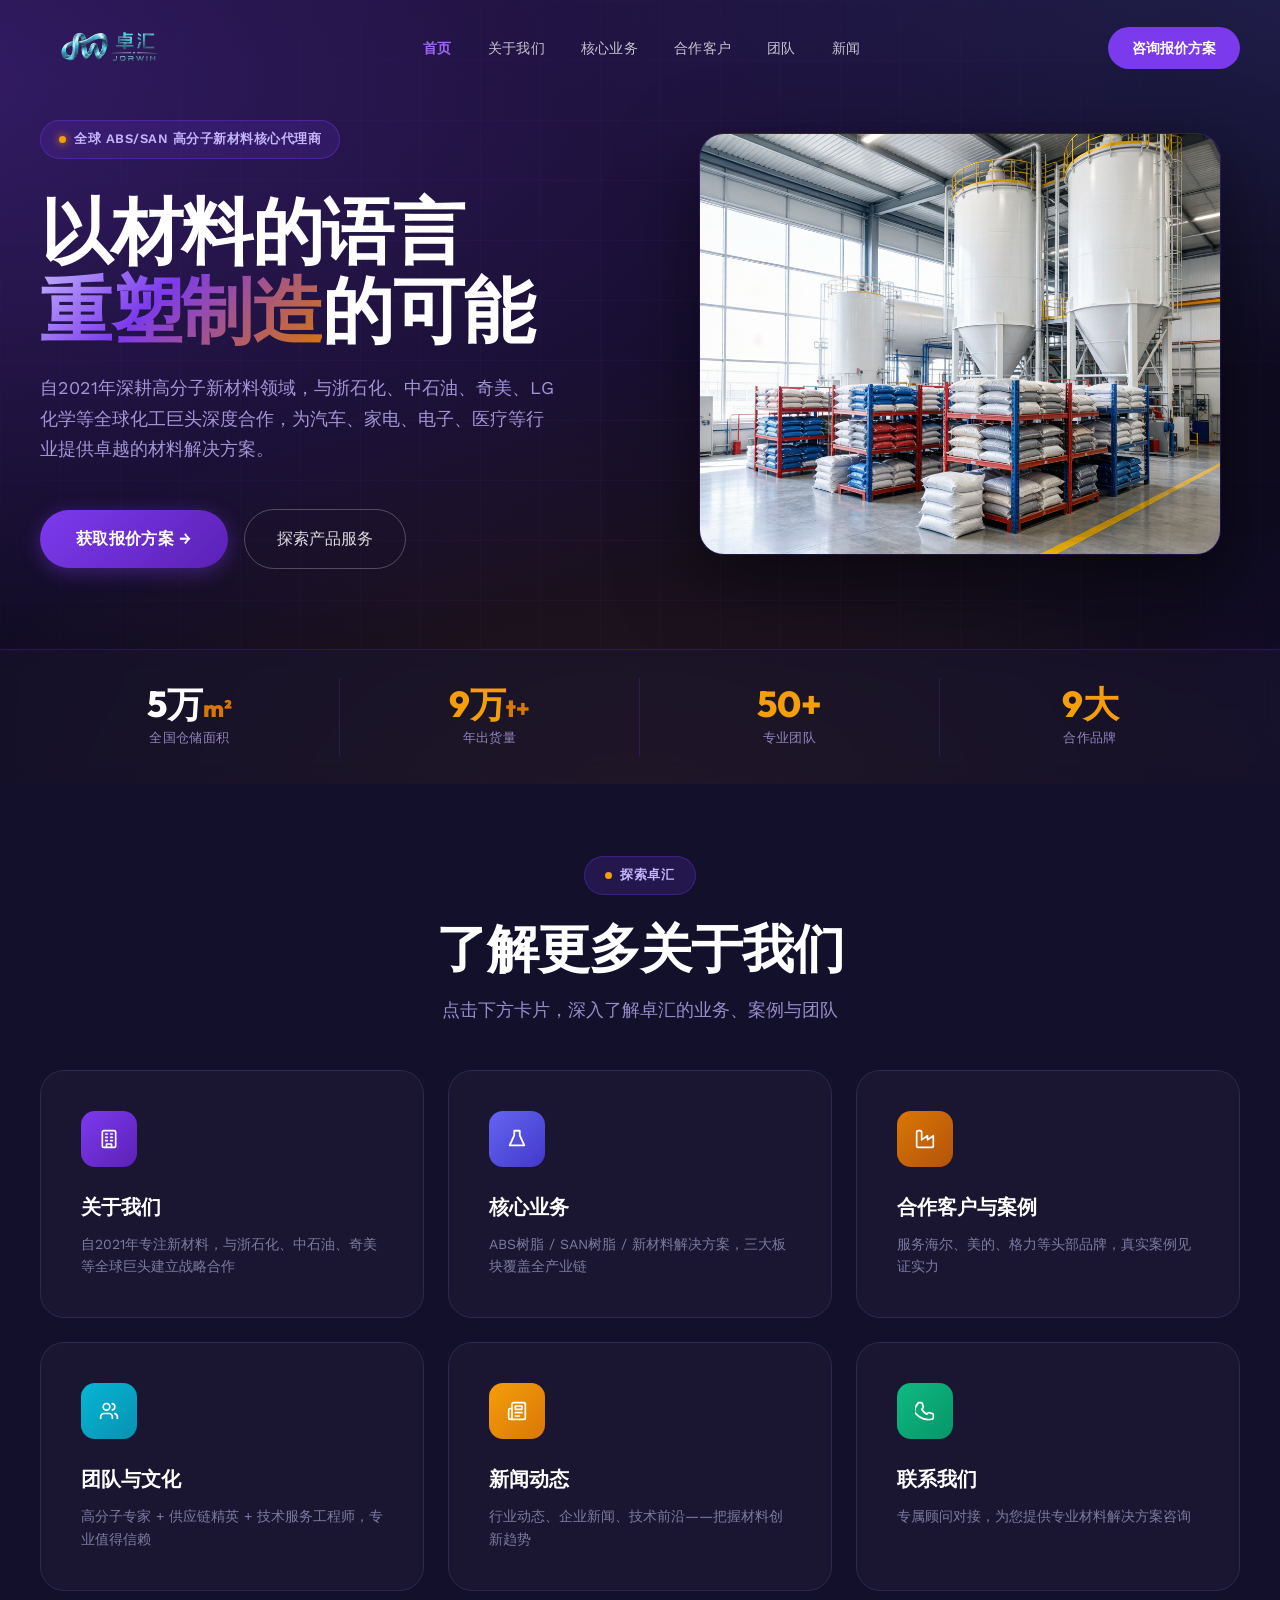
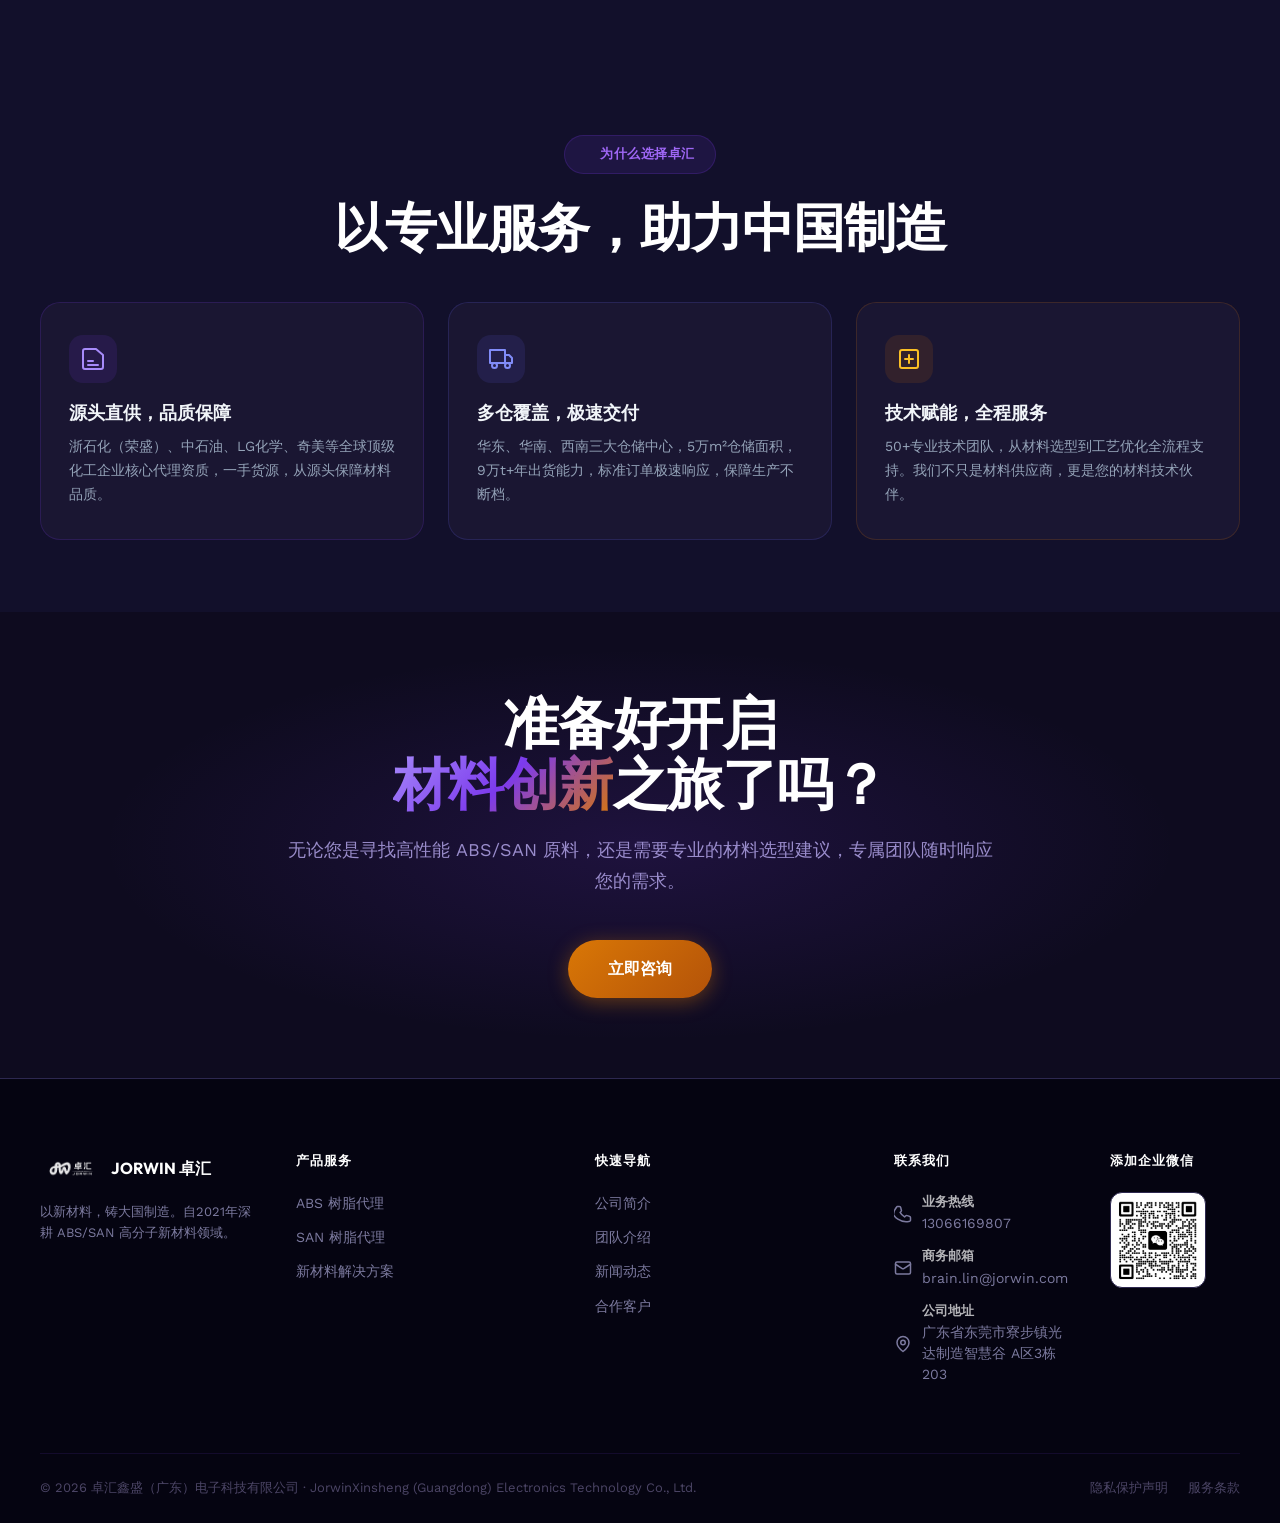
<file: index.html>
<!DOCTYPE html>
<html lang="zh-CN">
<head>
  <meta charset="UTF-8">
  <meta name="viewport" content="width=device-width, initial-scale=1.0">
  <title>卓汇 JORWIN — 以新材料，铸大国制造</title>
  <meta name="description" content="卓汇JORWIN，ABS/SAN高分子新材料华南区核心代理商。代理浙石化、中石油、奇美、LG化学等顶级品牌，专注新材料服务，服务1,000+企业客户。">
  <meta name="keywords" content="卓汇,JORWIN,ABS树脂,SAN树脂,高分子新材料,浙石化代理,材料代理商,华南">
  <link rel="stylesheet" href="style.css">
  <link rel="icon" type="image/svg+xml" href="favicon.svg">
  <meta property="og:title" content="卓汇 JORWIN — 以新材料，铸大国制造">
  <meta property="og:description" content="卓汇鑫盛专注 ABS/SAN 高分子新材料代理与服务，浙石化华南核心代理，服务1,000+制造企业。">
  <meta property="og:type" content="website">
  <meta property="og:site_name" content="卓汇 JORWIN">
  <meta property="og:locale" content="zh_CN">
  <meta name="twitter:card" content="summary_large_image">
</head>
<body>

<nav class="navbar" id="navbar">
  <div class="navbar-inner">
    <a href="index.html" class="nav-logo">
      <img src="assets/images/logo.png" alt="卓汇 JORWIN">
    </a>
    <ul class="nav-links" id="navLinks">
      <li><a href="index.html" class="nav-active">首页</a></li>
      <li><a href="about.html">关于我们</a></li>
      <li><a href="business.html">核心业务</a></li>
      <li><a href="cases.html">合作客户</a></li>
      <li><a href="team.html">团队</a></li>
      <li><a href="news.html">新闻</a></li>
      </ul>
    <div class="nav-cta" id="navCta">
      <a href="contact.html" class="btn-nav btn-nav-primary">咨询报价方案</a>
    </div>
    <div class="nav-mobile-toggle" id="mobileToggle" aria-label="菜单">
      <span></span><span></span><span></span>
    </div>
  </div>
</nav>

<main>
<!-- ══════════════ Hero ══════════════ -->
<section class="hero" id="hero">
  <div class="hero-bg">
    <div class="hero-aurora"></div>
    <div class="hero-grid"></div>
    <div class="hero-particles" id="particles"></div>
  </div>
  <div class="hero-content">
    <div class="hero-left fade-up">
      <div class="hero-tagline">
        <span class="pulse-dot"></span>
        全球 ABS/SAN 高分子新材料核心代理商
      </div>
      <h1 class="hero-headline">
        以材料的语言<br>
        <span class="accent">重塑制造</span>的可能
      </h1>
      <p class="hero-sub">
        自2021年深耕高分子新材料领域，与浙石化、中石油、奇美、LG化学等全球化工巨头深度合作，为汽车、家电、电子、医疗等行业提供卓越的材料解决方案。
      </p>
      <div class="hero-actions">
        <a href="contact.html" class="btn-primary">获取报价方案 →</a>
        <a href="business.html" class="btn-secondary">探索产品服务</a>
      </div>
    </div>
    <div class="hero-right fade-up fade-up-delay-2">
      <div class="hero-visual">
        <div class="hero-img-frame">
          <img src="assets/images/hero-visual.png" alt="卓汇企业形象" onerror="this.src='assets/images/factory.jpg'">
          <div class="hero-img-overlay"></div>
        </div>
      </div>
    </div>
  </div>
  <div class="hero-kpi">
    <div class="hero-kpi-inner">
      <div class="kpi-item">
        <div class="kpi-num">5万<span style="font-size:24px;color:#D97706">m²</span></div>
        <div class="kpi-label">全国仓储面积</div>
      </div>
      <div class="kpi-item">
        <div class="kpi-num"><span>9万</span><span style="font-size:24px;color:#D97706">t+</span></div>
        <div class="kpi-label">年出货量</div>
      </div>
      <div class="kpi-item">
        <div class="kpi-num"><span class="count-up" data-target="50">50</span><span>+</span></div>
        <div class="kpi-label">专业团队</div>
      </div>
      <div class="kpi-item">
        <div class="kpi-num"><span class="count-up" data-target="9">9</span><span>大</span></div>
        <div class="kpi-label">合作品牌</div>
      </div>
    </div>
  </div>
</section>

<!-- ══════════════ 探索导航 ══════════════ -->
<section class="explore-section" id="explore">
  <div class="container">
    <div class="section-header centered fade-up">
      <div class="section-badge badge-dark"><span class="dot"></span>探索卓汇</div>
      <h2 class="section-headline dark-headline">了解更多关于我们</h2>
      <p class="section-sub dark-sub">点击下方卡片，深入了解卓汇的业务、案例与团队</p>
    </div>
    <div class="explore-grid fade-up">
      <a href="about.html" class="explore-card">
        <div class="explore-icon ei-about"><svg width="20" height="20" viewBox="0 0 24 24" fill="none" stroke="currentColor" stroke-width="2" stroke-linecap="round" stroke-linejoin="round"><rect x="4" y="2" width="16" height="20" rx="2"/><path d="M9 22v-4h6v4"/><line x1="8" y1="6" x2="10" y2="6"/><line x1="8" y1="10" x2="10" y2="10"/><line x1="8" y1="14" x2="10" y2="14"/><line x1="14" y1="6" x2="16" y2="6"/><line x1="14" y1="10" x2="16" y2="10"/><line x1="14" y1="14" x2="16" y2="14"/></svg></div>
        <div class="explore-card-title">关于我们</div>
        <div class="explore-card-desc">自2021年专注新材料，与浙石化、中石油、奇美等全球巨头建立战略合作</div>
      </a>
      <a href="business.html" class="explore-card">
        <div class="explore-icon ei-business"><svg width="22" height="22" viewBox="0 0 24 24" fill="none" stroke="currentColor" stroke-width="2" stroke-linecap="round" stroke-linejoin="round"><path d="M9 3h6v5l5 11H4L9 8V3Z"/></svg></div>
        <div class="explore-card-title">核心业务</div>
        <div class="explore-card-desc">ABS树脂 / SAN树脂 / 新材料解决方案，三大板块覆盖全产业链</div>
      </a>
      <a href="cases.html" class="explore-card">
        <div class="explore-icon ei-cases"><svg width="20" height="20" viewBox="0 0 24 24" fill="none" stroke="currentColor" stroke-width="2" stroke-linecap="round" stroke-linejoin="round"><path d="M2 20a2 2 0 0 0 2 2h16a2 2 0 0 0 2-2V8l-7 5V8l-7 5V4a2 2 0 0 0-2-2H4a2 2 0 0 0-2 2Z"/></svg></div>
        <div class="explore-card-title">合作客户与案例</div>
        <div class="explore-card-desc">服务海尔、美的、格力等头部品牌，真实案例见证实力</div>
      </a>
      <a href="team.html" class="explore-card">
        <div class="explore-icon ei-team"><svg width="20" height="20" viewBox="0 0 24 24" fill="none" stroke="currentColor" stroke-width="2" stroke-linecap="round" stroke-linejoin="round"><path d="M16 21v-2a4 4 0 0 0-4-4H6a4 4 0 0 0-4 4v2"/><circle cx="9" cy="7" r="4"/><path d="M22 21v-2a4 4 0 0 0-3-3.87"/><path d="M16 3.13a4 4 0 0 1 0 7.75"/></svg></div>
        <div class="explore-card-title">团队与文化</div>
        <div class="explore-card-desc">高分子专家 + 供应链精英 + 技术服务工程师，专业值得信赖</div>
      </a>
      <a href="news.html" class="explore-card">
        <div class="explore-icon ei-news"><svg width="20" height="20" viewBox="0 0 24 24" fill="none" stroke="currentColor" stroke-width="2" stroke-linecap="round" stroke-linejoin="round"><path d="M4 22h16a2 2 0 0 0 2-2V4a2 2 0 0 0-2-2H8a2 2 0 0 0-2 2v16a2 2 0 0 1-2 2Zm0 0a2 2 0 0 1-2-2v-9c0-1.1.9-2 2-2h2"/><path d="M18 14h-8"/><path d="M15 18h-5"/><path d="M10 6h8v4h-8V6Z"/></svg></div>
        <div class="explore-card-title">新闻动态</div>
        <div class="explore-card-desc">行业动态、企业新闻、技术前沿——把握材料创新趋势</div>
      </a>
      <a href="contact.html" class="explore-card">
        <div class="explore-icon ei-contact"><svg width="20" height="20" viewBox="0 0 24 24" fill="none" stroke="currentColor" stroke-width="2" stroke-linecap="round" stroke-linejoin="round"><path d="M22 16.92v3a2 2 0 0 1-2.18 2A19.79 19.79 0 0 1 5.19 18.85a19.5 19.5 0 0 1-6-6A19.79 19.79 0 0 1 4.11 2h3a2 2 0 0 1 2 1.72 12.84 12.84 0 0 0 .7 2.81 2 2 0 0 1-.45 2.11L8.09 9.91a16 16 0 0 0 6 6l1.27-1.27a2 2 0 0 1 2.11-.45 12.84 12.84 0 0 0 2.81.7A2 2 0 0 1 22 16.92z"/></svg></div>
        <div class="explore-card-title">联系我们</div>
        <div class="explore-card-desc">专属顾问对接，为您提供专业材料解决方案咨询</div>
      </a>
    </div>
  </div>
</section>

<!-- ══════════════ 核心亮点速览 ══════════════ -->
<section style="background:var(--dark-section);padding:72px 0;position:relative;">
  <div class="container">
    <div class="section-header centered fade-up">
      <div class="section-badge" style="background:rgba(124,58,237,0.12);color:var(--purple-light,#C4B5FD);border:1px solid rgba(124,58,237,0.2);"><span class="dot"></span>为什么选择卓汇</div>
      <h2 class="section-headline" style="color:var(--text-white,#F8FAFC);">以专业服务，助力中国制造</h2>
    </div>
    <div class="home-highlights fade-up" style="display:grid;grid-template-columns:repeat(auto-fit,minmax(280px,1fr));gap:24px;margin-top:40px;">

      <div style="background:var(--dark-card,#1A1632);border:1px solid rgba(124,58,237,0.18);border-radius:20px;padding:32px 28px;backdrop-filter:blur(12px);-webkit-backdrop-filter:blur(12px);">
        <div style="width:48px;height:48px;background:rgba(124,58,237,0.12);border-radius:14px;display:flex;align-items:center;justify-content:center;margin-bottom:16px;"><svg width="24" height="24" viewBox="0 0 24 24" fill="none" stroke="#A78BFA" stroke-width="2" stroke-linecap="round" stroke-linejoin="round"><path d="M2 20a2 2 0 0 0 2 2h16a2 2 0 0 0 2-2V8l-7-6H4a2 2 0 0 0-2 2v16z"/><path d="M17 18H7"/><path d="M12 14H7"/></svg></div>
        <h3 style="font-family:Outfit,sans-serif;font-size:18px;font-weight:700;color:#F1F5F9;margin-bottom:8px;">源头直供，品质保障</h3>
        <p style="font-size:14px;color:#94A3B8;line-height:1.7;">浙石化（荣盛）、中石油、LG化学、奇美等全球顶级化工企业核心代理资质，一手货源，从源头保障材料品质。</p>
      </div>

      <div style="background:var(--dark-card,#1A1632);border:1px solid rgba(99,102,241,0.18);border-radius:20px;padding:32px 28px;backdrop-filter:blur(12px);-webkit-backdrop-filter:blur(12px);">
        <div style="width:48px;height:48px;background:rgba(99,102,241,0.12);border-radius:14px;display:flex;align-items:center;justify-content:center;margin-bottom:16px;"><svg width="24" height="24" viewBox="0 0 24 24" fill="none" stroke="#818CF8" stroke-width="2" stroke-linecap="round" stroke-linejoin="round"><rect x="1" y="3" width="15" height="13"/><polygon points="16 8 20 8 23 11 23 16 16 16 16 8"/><circle cx="5.5" cy="18.5" r="2.5"/><circle cx="18.5" cy="18.5" r="2.5"/></svg></div>
        <h3 style="font-family:Outfit,sans-serif;font-size:18px;font-weight:700;color:#F1F5F9;margin-bottom:8px;">多仓覆盖，极速交付</h3>
        <p style="font-size:14px;color:#94A3B8;line-height:1.7;">华东、华南、西南三大仓储中心，5万m²仓储面积，9万t+年出货能力，标准订单极速响应，保障生产不断档。</p>
      </div>

      <div style="background:var(--dark-card,#1A1632);border:1px solid rgba(217,119,6,0.18);border-radius:20px;padding:32px 28px;backdrop-filter:blur(12px);-webkit-backdrop-filter:blur(12px);">
        <div style="width:48px;height:48px;background:rgba(217,119,6,0.12);border-radius:14px;display:flex;align-items:center;justify-content:center;margin-bottom:16px;"><svg width="24" height="24" viewBox="0 0 24 24" fill="none" stroke="#FBBF24" stroke-width="2" stroke-linecap="round" stroke-linejoin="round"><path d="M19 3H5c-1.1 0-2 .9-2 2v14c0 1.1.9 2 2 2h14c1.1 0 2-.9 2-2V5c0-1.1-.9-2-2-2z"/><path d="M12 8v8"/><path d="M8 12h8"/></svg></div>
        <h3 style="font-family:Outfit,sans-serif;font-size:18px;font-weight:700;color:#F1F5F9;margin-bottom:8px;">技术赋能，全程服务</h3>
        <p style="font-size:14px;color:#94A3B8;line-height:1.7;">50+专业技术团队，从材料选型到工艺优化全流程支持。我们不只是材料供应商，更是您的材料技术伙伴。</p>
      </div>

    </div>
  </div>
</section>

<!-- ══════════════ CTA ══════════════ -->
<section class="cta">
  <div class="container">
    <div class="cta-inner fade-up">
      <h2 class="cta-headline">准备好开启<br><span class="gradient-text">材料创新</span>之旅了吗？</h2>
      <p class="cta-sub">无论您是寻找高性能 ABS/SAN 原料，还是需要专业的材料选型建议，专属团队随时响应您的需求。</p>
      <div class="cta-actions">
        <a href="contact.html" class="btn-amber">立即咨询</a>
      </div>
    </div>
  </div>
</section>

<!-- ══════════════ Footer ══════════════ -->
</main>

<footer class="footer">
  <div class="container">
          <div class="footer-top">
      <div class="footer-brand">
        <div class="footer-logo-wrap">
          <img src="assets/images/logo.png" alt="卓汇 JORWIN">
          <span class="footer-logo-text">JORWIN 卓汇</span>
        </div>
        <p class="footer-tagline">以新材料，铸大国制造。自2021年深耕 ABS/SAN 高分子新材料领域。</p>
        </div>
      <div class="footer-col">
        <div class="footer-col-title">产品服务</div>
        <div class="footer-links">
          <a href="business.html">ABS 树脂代理</a>
          <a href="business.html">SAN 树脂代理</a>
          <a href="business.html">新材料解决方案</a>
          </div>
      </div>
      <div class="footer-col">
        <div class="footer-col-title">快速导航</div>
        <div class="footer-links">
          <a href="about.html">公司简介</a>
          <a href="team.html">团队介绍</a>
          <a href="news.html">新闻动态</a>
          <a href="cases.html">合作客户</a>
        </div>
      </div>
      <div class="footer-col">
        <div class="footer-col-title">联系我们</div>
        <div class="footer-contact-item">
          <span class="footer-contact-icon footer-icon-svg"><svg width="18" height="18" viewBox="0 0 24 24" fill="none" stroke="currentColor" stroke-width="2" stroke-linecap="round" stroke-linejoin="round"><path d="M22 16.92v3a2 2 0 0 1-2.18 2A19.79 19.79 0 0 1 5.19 18.85a19.5 19.5 0 0 1-6-6A19.79 19.79 0 0 1 4.11 2h3a2 2 0 0 1 2 1.72 12.84 12.84 0 0 0 .7 2.81 2 2 0 0 1-.45 2.11L8.09 9.91a16 16 0 0 0 6 6l1.27-1.27a2 2 0 0 1 2.11-.45 12.84 12.84 0 0 0 2.81.7A2 2 0 0 1 22 16.92z"/></svg></span>
          <div class="footer-contact-text"><strong>业务热线</strong>13066169807</div>
        </div>
        <div class="footer-contact-item">
          <span class="footer-contact-icon footer-icon-svg"><svg width="18" height="18" viewBox="0 0 24 24" fill="none" stroke="currentColor" stroke-width="2" stroke-linecap="round" stroke-linejoin="round"><rect x="2" y="4" width="20" height="16" rx="2"/><path d="m22 7-8.97 5.7a1.94 1.94 0 0 1-2.06 0L2 7"/></svg></span>
          <div class="footer-contact-text"><strong>商务邮箱</strong>brain.lin@jorwin.com</div>
        </div>
        <div class="footer-contact-item">
          <span class="footer-contact-icon footer-icon-svg"><svg width="18" height="18" viewBox="0 0 24 24" fill="none" stroke="currentColor" stroke-width="2" stroke-linecap="round" stroke-linejoin="round"><path d="M20 10c0 6-8 12-8 12s-8-6-8-12a8 8 0 0 1 16 0Z"/><circle cx="12" cy="10" r="3"/></svg></span>
          <div class="footer-contact-text"><strong>公司地址</strong>广东省东莞市寮步镇光达制造智慧谷 A区3栋203</div>
        </div>
      </div>
      <div class="footer-qr-col">
        <div class="footer-col-title">添加企业微信</div>
        <div class="footer-qr-img">
          <img src="assets/images/qr-wechat-real.png" alt="微信二维码">
        </div>
      </div>
        </div>
    <div class="footer-bottom">
      <div class="footer-copyright">© <span id="copyright-year"></span> 卓汇鑫盛（广东）电子科技有限公司 · JorwinXinsheng (Guangdong) Electronics Technology Co., Ltd.</div>
      <div class="footer-legal">
        <a href="privacy.html" class="footer-legal-item">隐私保护声明</a><a href="terms.html" class="footer-legal-item">服务条款</a>
        
      </div>
    </div>
  </div>
</footer>

<script src="script.js"></script>
<script>document.getElementById("copyright-year")&&(document.getElementById("copyright-year").textContent=new Date().getFullYear())</script>
</body>
</html>
</file>
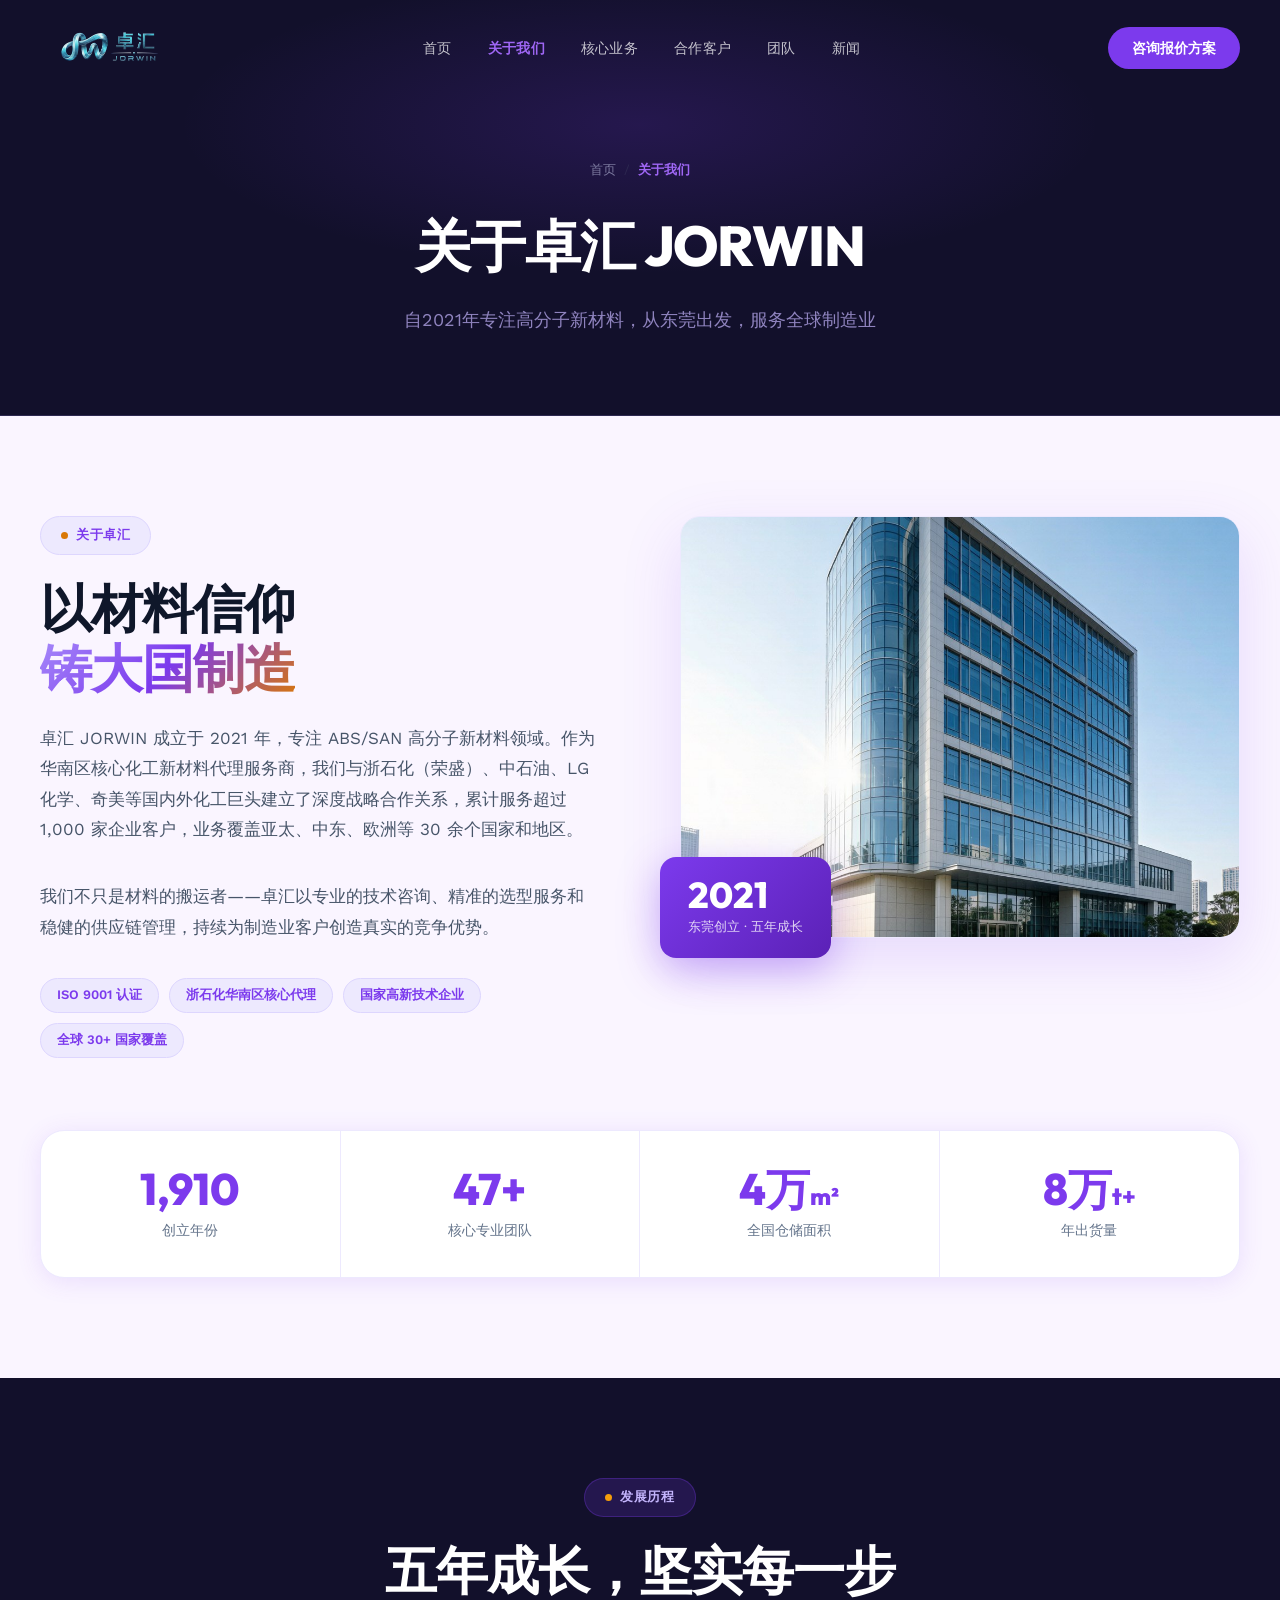
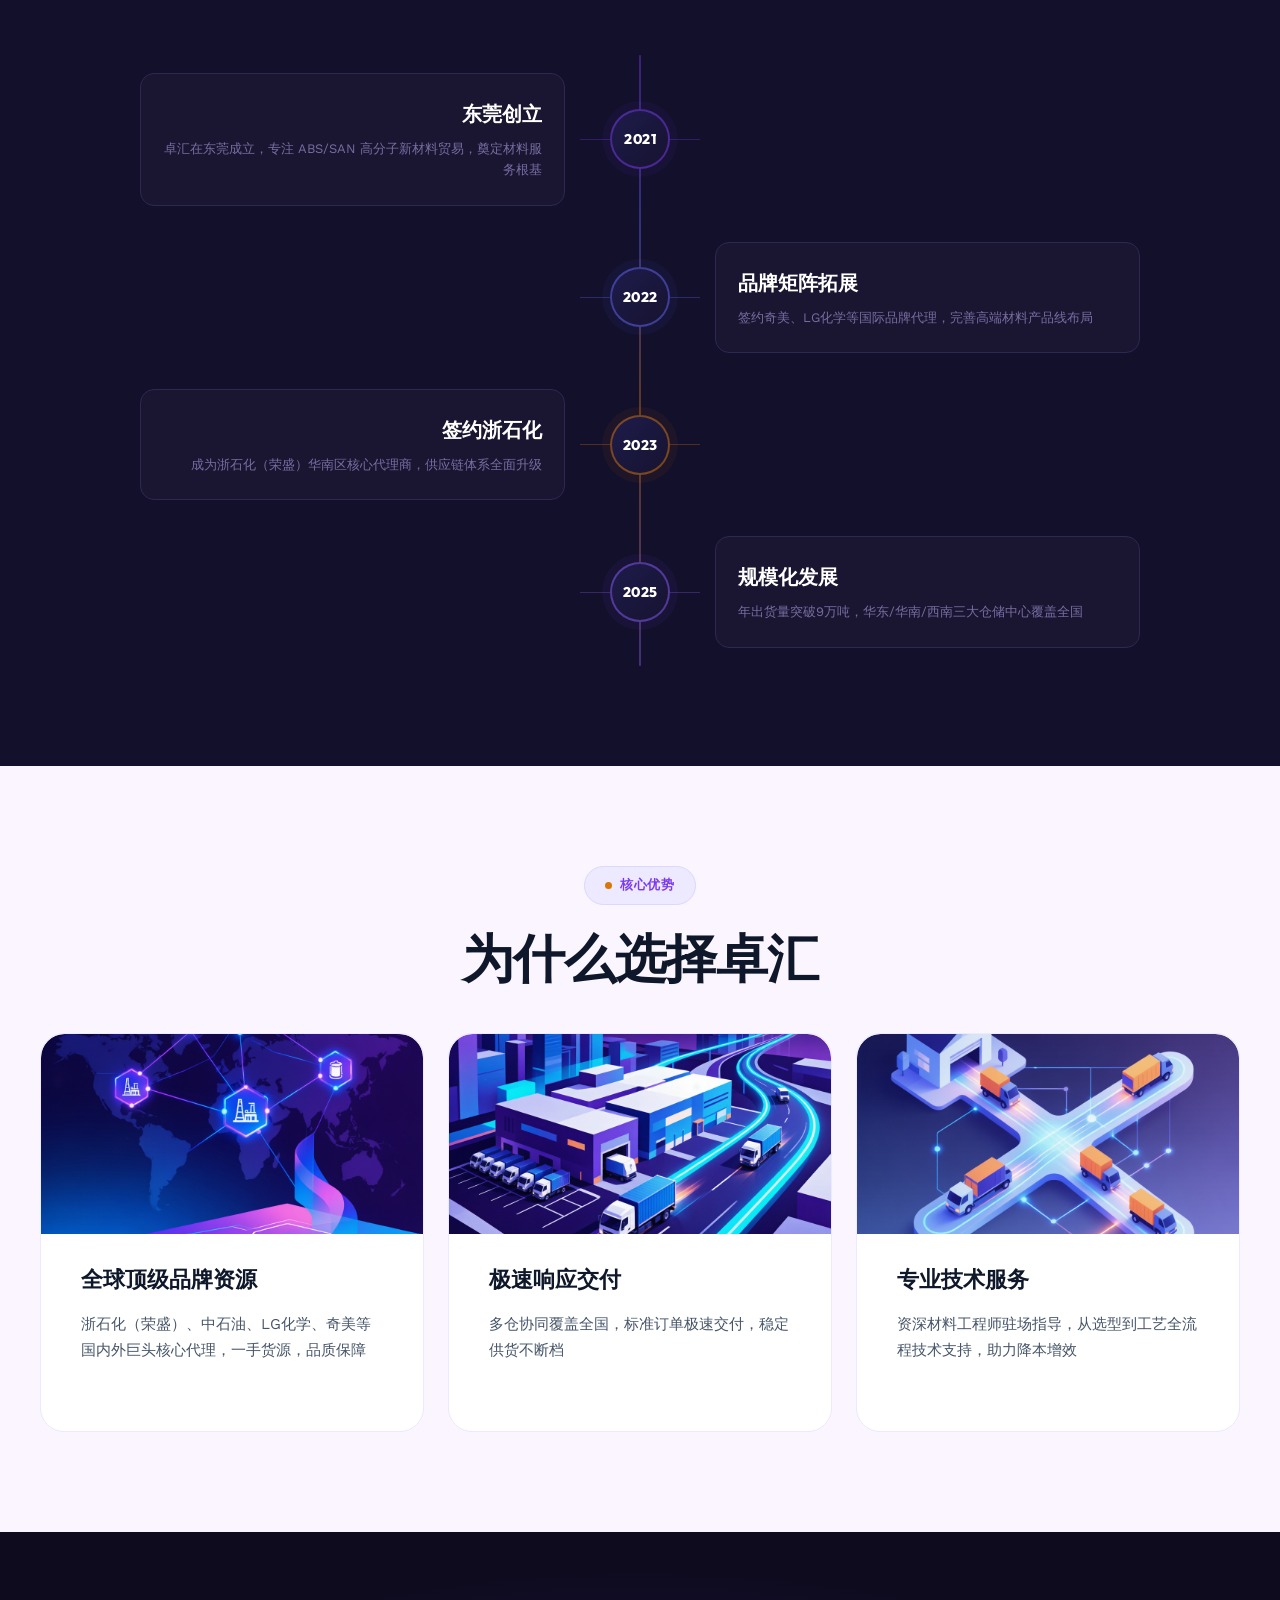
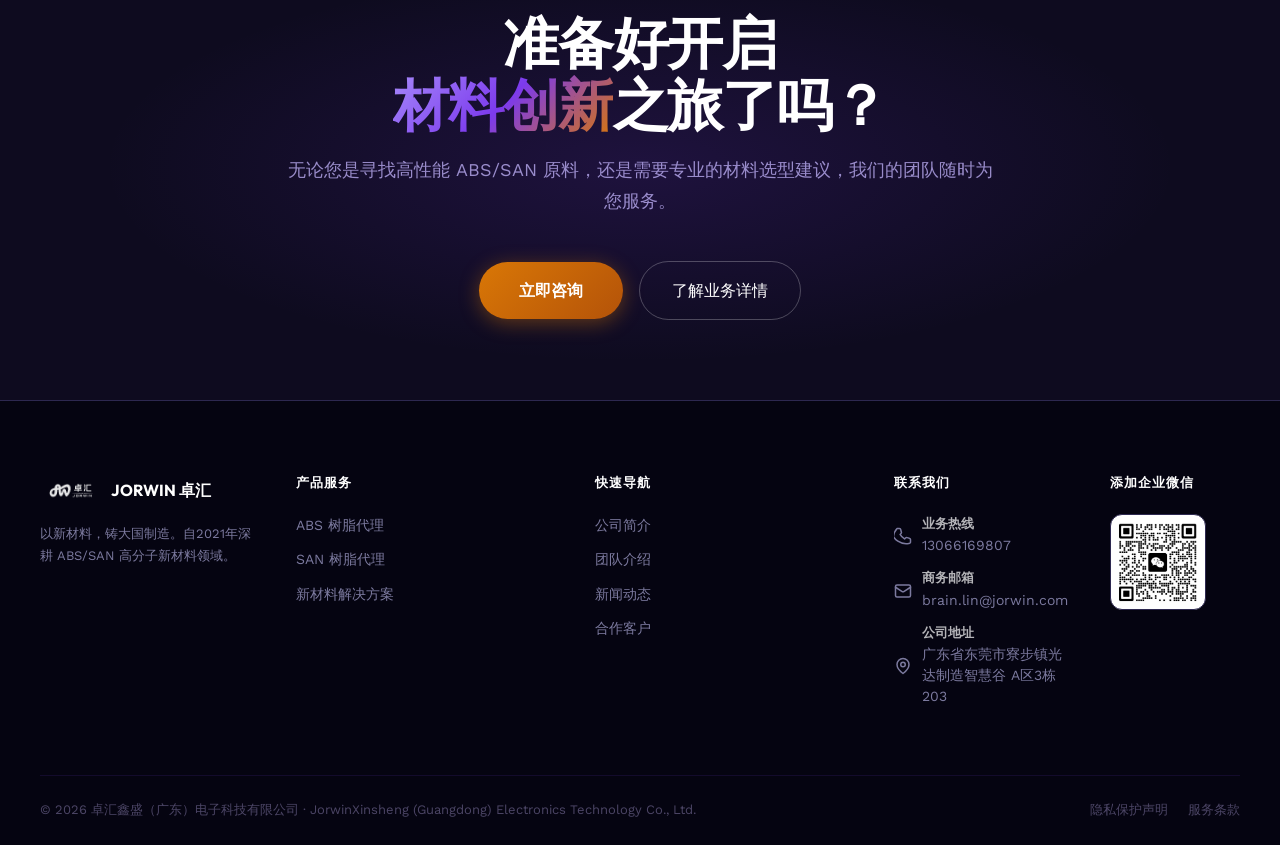
<file: about.html>
<!DOCTYPE html>
<html lang="zh-CN">
<head>
  <meta charset="UTF-8">
  <meta name="viewport" content="width=device-width, initial-scale=1.0">
  <title>关于我们 — 卓汇 JORWIN</title>
  <meta name="description" content="卓汇JORWIN成立于2021年，专注ABS/SAN高分子新材料领域。华南区核心新材料代理服务商，与浙石化、中石油、LG化学等巨头战略合作。">
  <meta name="keywords" content="关于卓汇,公司简介,新材料代理,浙石化华南代理,高分子材料">
  <link rel="stylesheet" href="style.css">
  <link rel="icon" type="image/svg+xml" href="favicon.svg">
  <meta property="og:title" content="关于卓汇 — 新材料赋能中国制造">
  <meta property="og:description" content="2021年创立于东莞，专注高分子新材料领域，成长为华南领先的 ABS/SAN 综合服务商。">
  <meta property="og:type" content="website">
  <meta property="og:site_name" content="卓汇 JORWIN">
  <meta property="og:locale" content="zh_CN">
  <meta name="twitter:card" content="summary_large_image">
</head>
<body>

<nav class="navbar scrolled" id="navbar">
  <div class="navbar-inner">
    <a href="index.html" class="nav-logo">
      <img src="assets/images/logo.png" alt="卓汇 JORWIN">
    </a>
    <ul class="nav-links" id="navLinks">
      <li><a href="index.html">首页</a></li>
      <li><a href="about.html" class="nav-active">关于我们</a></li>
      <li><a href="business.html">核心业务</a></li>
      <li><a href="cases.html">合作客户</a></li>
      <li><a href="team.html">团队</a></li>
      <li><a href="news.html">新闻</a></li>
      </ul>
    <div class="nav-cta" id="navCta">
      <a href="contact.html" class="btn-nav btn-nav-primary">咨询报价方案</a>
    </div>
    <div class="nav-mobile-toggle" id="mobileToggle" aria-label="菜单">
      <span></span><span></span><span></span>
    </div>
  </div>
</nav>

<main>
<!-- ══════ 页面标题 ══════ -->
<section class="page-hero">
  <div class="container">
    <div class="breadcrumb fade-up">
      <a href="index.html">首页</a><span class="sep">/</span><span class="current">关于我们</span>
    </div>
    <h1 class="page-hero-title fade-up">关于卓汇 JORWIN</h1>
    <p class="page-hero-sub fade-up fade-up-delay-1">自2021年专注高分子新材料，从东莞出发，服务全球制造业</p>
  </div>
</section>

<!-- ══════ 公司简介 ══════ -->
<section class="content-light">
  <div class="container">
    <div class="about-content">
      <div class="about-left fade-up">
        <div class="section-badge badge-light"><span class="dot"></span>关于卓汇</div>
        <h2 class="about-headline">以材料信仰<br><span class="gradient-text">铸大国制造</span></h2>
        <p class="about-desc">
          卓汇 JORWIN 成立于 2021 年，专注 ABS/SAN 高分子新材料领域。作为华南区核心化工新材料代理服务商，我们与浙石化（荣盛）、中石油、LG化学、奇美等国内外化工巨头建立了深度战略合作关系，累计服务超过 1,000 家企业客户，业务覆盖亚太、中东、欧洲等 30 余个国家和地区。
        </p>
        <p class="about-desc">
          我们不只是材料的搬运者——卓汇以专业的技术咨询、精准的选型服务和稳健的供应链管理，持续为制造业客户创造真实的竞争优势。
        </p>
        <div class="about-badges">
          <span class="about-badge-tag">ISO 9001 认证</span>
          <span class="about-badge-tag">浙石化华南区核心代理</span>
          <span class="about-badge-tag">国家高新技术企业</span>
          <span class="about-badge-tag">全球 30+ 国家覆盖</span>
        </div>
      </div>
      <div class="about-right fade-up fade-up-delay-2">
        <div class="about-img-wrap">
          <img src="assets/images/office.jpg" alt="卓汇办公室">
        </div>
        <div class="about-img-badge">
          <div class="about-img-badge-num">2021</div>
          <div class="about-img-badge-label">东莞创立 · 五年成长</div>
        </div>
      </div>
    </div>
    <div class="about-stats fade-up">
      <div class="stat-item">
        <div class="stat-num"><span class="count-up" data-target="2021">2021</span></div>
        <div class="stat-label">创立年份</div>
      </div>
      <div class="stat-item">
        <div class="stat-num"><span class="count-up" data-target="50">50</span>+</div>
        <div class="stat-label">核心专业团队</div>
      </div>
      <div class="stat-item">
        <div class="stat-num"><span class="count-up" data-target="5">5</span>万<span style="font-size:24px">m²</span></div>
        <div class="stat-label">全国仓储面积</div>
      </div>
      <div class="stat-item">
        <div class="stat-num"><span class="count-up" data-target="9">9</span>万<span style="font-size:24px">t+</span></div>
        <div class="stat-label">年出货量</div>
      </div>
    </div>
  </div>
</section>

<!-- ══════ 发展历程 — 纵向交替时间轴 ══════ -->
<section class="content-dark">
  <div class="container">
    <div class="section-header centered fade-up">
      <div class="section-badge badge-dark"><span class="dot"></span>发展历程</div>
      <h2 class="section-headline dark-headline">五年成长，坚实每一步</h2>
    </div>
    <div class="timeline-alt fade-up">
      <div class="ta-track">

        <!-- 2021 — 左侧 -->
        <div class="ta-row">
          <div class="ta-card ta-left">
            <h3 class="ta-title">东莞创立</h3>
            <p class="ta-desc">卓汇在东莞成立，专注 ABS/SAN 高分子新材料贸易，奠定材料服务根基</p>
          </div>
          <div class="ta-node-col">
            <div class="ta-line-h"></div>
            <div class="ta-node">
              <span class="ta-year">2021</span>
            </div>
            <div class="ta-line-h"></div>
          </div>
          <div class="ta-spacer"></div>
        </div>

        <!-- 2022 — 右侧 -->
        <div class="ta-row ta-reverse">
          <div class="ta-spacer"></div>
          <div class="ta-node-col">
            <div class="ta-line-h"></div>
            <div class="ta-node">
              <span class="ta-year">2022</span>
            </div>
            <div class="ta-line-h"></div>
          </div>
          <div class="ta-card ta-right">
            <h3 class="ta-title">品牌矩阵拓展</h3>
            <p class="ta-desc">签约奇美、LG化学等国际品牌代理，完善高端材料产品线布局</p>
          </div>
        </div>

        <!-- 2023 — 左侧 -->
        <div class="ta-row">
          <div class="ta-card ta-left">
            <h3 class="ta-title">签约浙石化</h3>
            <p class="ta-desc">成为浙石化（荣盛）华南区核心代理商，供应链体系全面升级</p>
          </div>
          <div class="ta-node-col">
            <div class="ta-line-h"></div>
            <div class="ta-node">
              <span class="ta-year">2023</span>
            </div>
            <div class="ta-line-h"></div>
          </div>
          <div class="ta-spacer"></div>
        </div>

        <!-- 2025 — 右侧 -->
        <div class="ta-row ta-reverse">
          <div class="ta-spacer"></div>
          <div class="ta-node-col">
            <div class="ta-line-h"></div>
            <div class="ta-node">
              <span class="ta-year">2025</span>
            </div>
            <div class="ta-line-h"></div>
          </div>
          <div class="ta-card ta-right">
            <h3 class="ta-title">规模化发展</h3>
            <p class="ta-desc">年出货量突破9万吨，华东/华南/西南三大仓储中心覆盖全国</p>
          </div>
        </div>

      </div>
    </div>
  </div>
</section>

<!-- ══════ 核心优势 ══════ -->
<section class="content-light">
  <div class="container">
    <div class="section-header centered fade-up">
      <div class="section-badge badge-light"><span class="dot"></span>核心优势</div>
      <h2 class="section-headline light-headline">为什么选择卓汇</h2>
    </div>
    <div class="biz-cards fade-up" style="grid-template-columns: repeat(3,1fr);">
      <div class="biz-card" style="background:#fff;border-color:#EDE9FE;">
        <div class="biz-icon biz-icon-1"><img src="assets/images/advantage-global-brands.png" alt="全球顶级品牌资源" class="biz-img"></div>
        <div class="biz-card-title" style="color:#0F172A;">全球顶级品牌资源</div>
        <div class="biz-card-desc" style="color:#475569;">浙石化（荣盛）、中石油、LG化学、奇美等国内外巨头核心代理，一手货源，品质保障</div>
      </div>
      <div class="biz-card" style="background:#fff;border-color:#EDE9FE;">
        <div class="biz-icon biz-icon-2"><img src="assets/images/advantage-fast-delivery.png" alt="极速响应交付" class="biz-img"></div>
        <div class="biz-card-title" style="color:#0F172A;">极速响应交付</div>
        <div class="biz-card-desc" style="color:#475569;">多仓协同覆盖全国，标准订单极速交付，稳定供货不断档</div>
      </div>
      <div class="biz-card" style="background:#fff;border-color:#EDE9FE;">
        <div class="biz-icon biz-icon-3"><img src="assets/images/advantage-tech-service.png" alt="专业技术服务" class="biz-img"></div>
        <div class="biz-card-title" style="color:#0F172A;">专业技术服务</div>
        <div class="biz-card-desc" style="color:#475569;">资深材料工程师驻场指导，从选型到工艺全流程技术支持，助力降本增效</div>
      </div>
    </div>
  </div>
</section>

<!-- ══════ CTA ══════ -->
<section class="cta">
  <div class="container">
    <div class="cta-inner fade-up">
      <h2 class="cta-headline">准备好开启<br><span class="gradient-text">材料创新</span>之旅了吗？</h2>
      <p class="cta-sub">无论您是寻找高性能 ABS/SAN 原料，还是需要专业的材料选型建议，我们的团队随时为您服务。</p>
      <div class="cta-actions">
        <a href="contact.html" class="btn-amber">立即咨询</a>
        <a href="business.html" class="btn-secondary" style="border-color:rgba(255,255,255,0.25);color:#fff;">了解业务详情</a>
      </div>
    </div>
  </div>
</section>

</main>

<footer class="footer">
  <div class="container">
          <div class="footer-top">
      <div class="footer-brand">
        <div class="footer-logo-wrap">
          <img src="assets/images/logo.png" alt="卓汇 JORWIN">
          <span class="footer-logo-text">JORWIN 卓汇</span>
        </div>
        <p class="footer-tagline">以新材料，铸大国制造。自2021年深耕 ABS/SAN 高分子新材料领域。</p>
        </div>
      <div class="footer-col">
        <div class="footer-col-title">产品服务</div>
        <div class="footer-links">
          <a href="business.html">ABS 树脂代理</a>
          <a href="business.html">SAN 树脂代理</a>
          <a href="business.html">新材料解决方案</a>
          </div>
      </div>
      <div class="footer-col">
        <div class="footer-col-title">快速导航</div>
        <div class="footer-links">
          <a href="about.html">公司简介</a>
          <a href="team.html">团队介绍</a>
          <a href="news.html">新闻动态</a>
          <a href="cases.html">合作客户</a>
        </div>
      </div>
      <div class="footer-col">
        <div class="footer-col-title">联系我们</div>
        <div class="footer-contact-item">
          <span class="footer-contact-icon footer-icon-svg"><svg width="18" height="18" viewBox="0 0 24 24" fill="none" stroke="currentColor" stroke-width="2" stroke-linecap="round" stroke-linejoin="round"><path d="M22 16.92v3a2 2 0 0 1-2.18 2A19.79 19.79 0 0 1 5.19 18.85a19.5 19.5 0 0 1-6-6A19.79 19.79 0 0 1 4.11 2h3a2 2 0 0 1 2 1.72 12.84 12.84 0 0 0 .7 2.81 2 2 0 0 1-.45 2.11L8.09 9.91a16 16 0 0 0 6 6l1.27-1.27a2 2 0 0 1 2.11-.45 12.84 12.84 0 0 0 2.81.7A2 2 0 0 1 22 16.92z"/></svg></span>
          <div class="footer-contact-text"><strong>业务热线</strong>13066169807</div>
        </div>
        <div class="footer-contact-item">
          <span class="footer-contact-icon footer-icon-svg"><svg width="18" height="18" viewBox="0 0 24 24" fill="none" stroke="currentColor" stroke-width="2" stroke-linecap="round" stroke-linejoin="round"><rect x="2" y="4" width="20" height="16" rx="2"/><path d="m22 7-8.97 5.7a1.94 1.94 0 0 1-2.06 0L2 7"/></svg></span>
          <div class="footer-contact-text"><strong>商务邮箱</strong>brain.lin@jorwin.com</div>
        </div>
        <div class="footer-contact-item">
          <span class="footer-contact-icon footer-icon-svg"><svg width="18" height="18" viewBox="0 0 24 24" fill="none" stroke="currentColor" stroke-width="2" stroke-linecap="round" stroke-linejoin="round"><path d="M20 10c0 6-8 12-8 12s-8-6-8-12a8 8 0 0 1 16 0Z"/><circle cx="12" cy="10" r="3"/></svg></span>
          <div class="footer-contact-text"><strong>公司地址</strong>广东省东莞市寮步镇光达制造智慧谷 A区3栋203</div>
        </div>
      </div>
      <div class="footer-qr-col">
        <div class="footer-col-title">添加企业微信</div>
        <div class="footer-qr-img">
          <img src="assets/images/qr-wechat-real.png" alt="微信二维码">
        </div>
      </div>
        </div>
    <div class="footer-bottom">
      <div class="footer-copyright">© <span id="copyright-year"></span> 卓汇鑫盛（广东）电子科技有限公司 · JorwinXinsheng (Guangdong) Electronics Technology Co., Ltd.</div>
      <div class="footer-legal">
        <a href="privacy.html" class="footer-legal-item">隐私保护声明</a><a href="terms.html" class="footer-legal-item">服务条款</a>
      </div>
    </div>
  </div>
</footer>

<script src="script.js"></script>
<script>document.getElementById("copyright-year")&&(document.getElementById("copyright-year").textContent=new Date().getFullYear())</script>
</body>
</html>
</file>
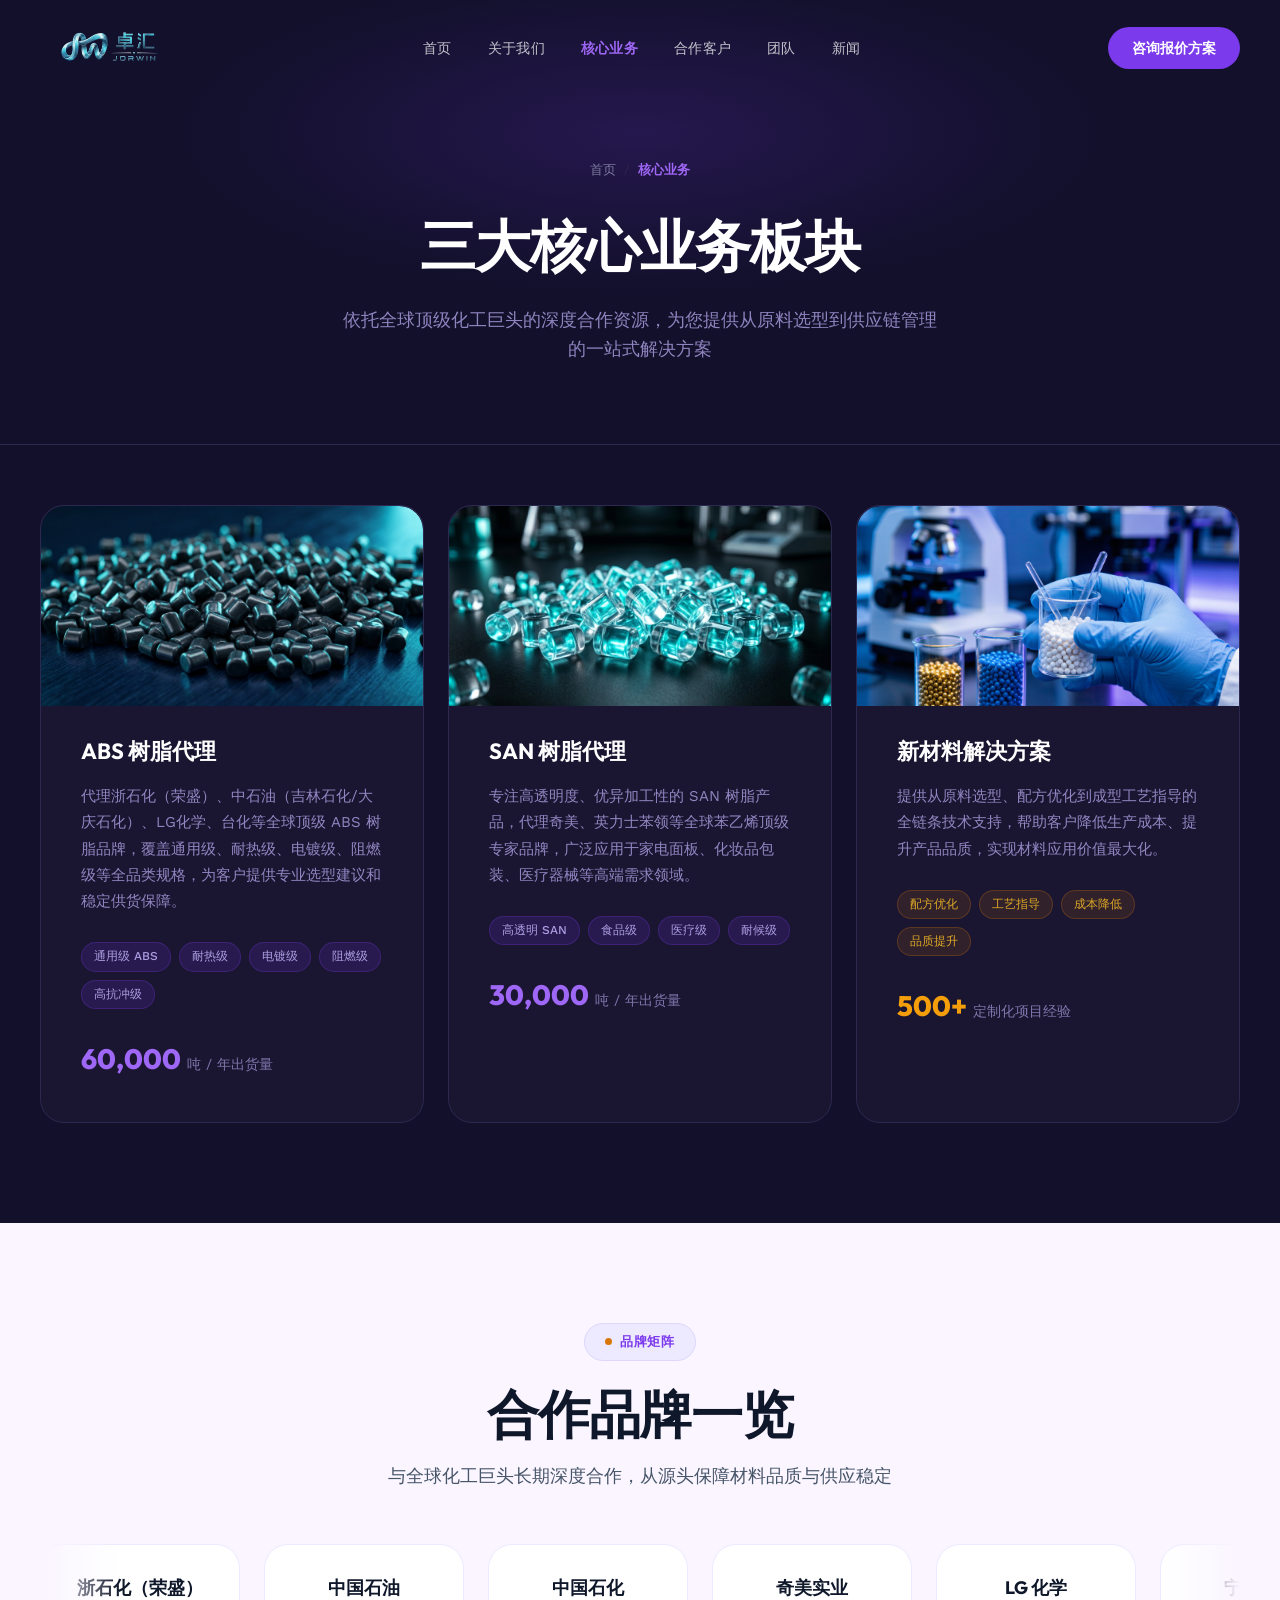
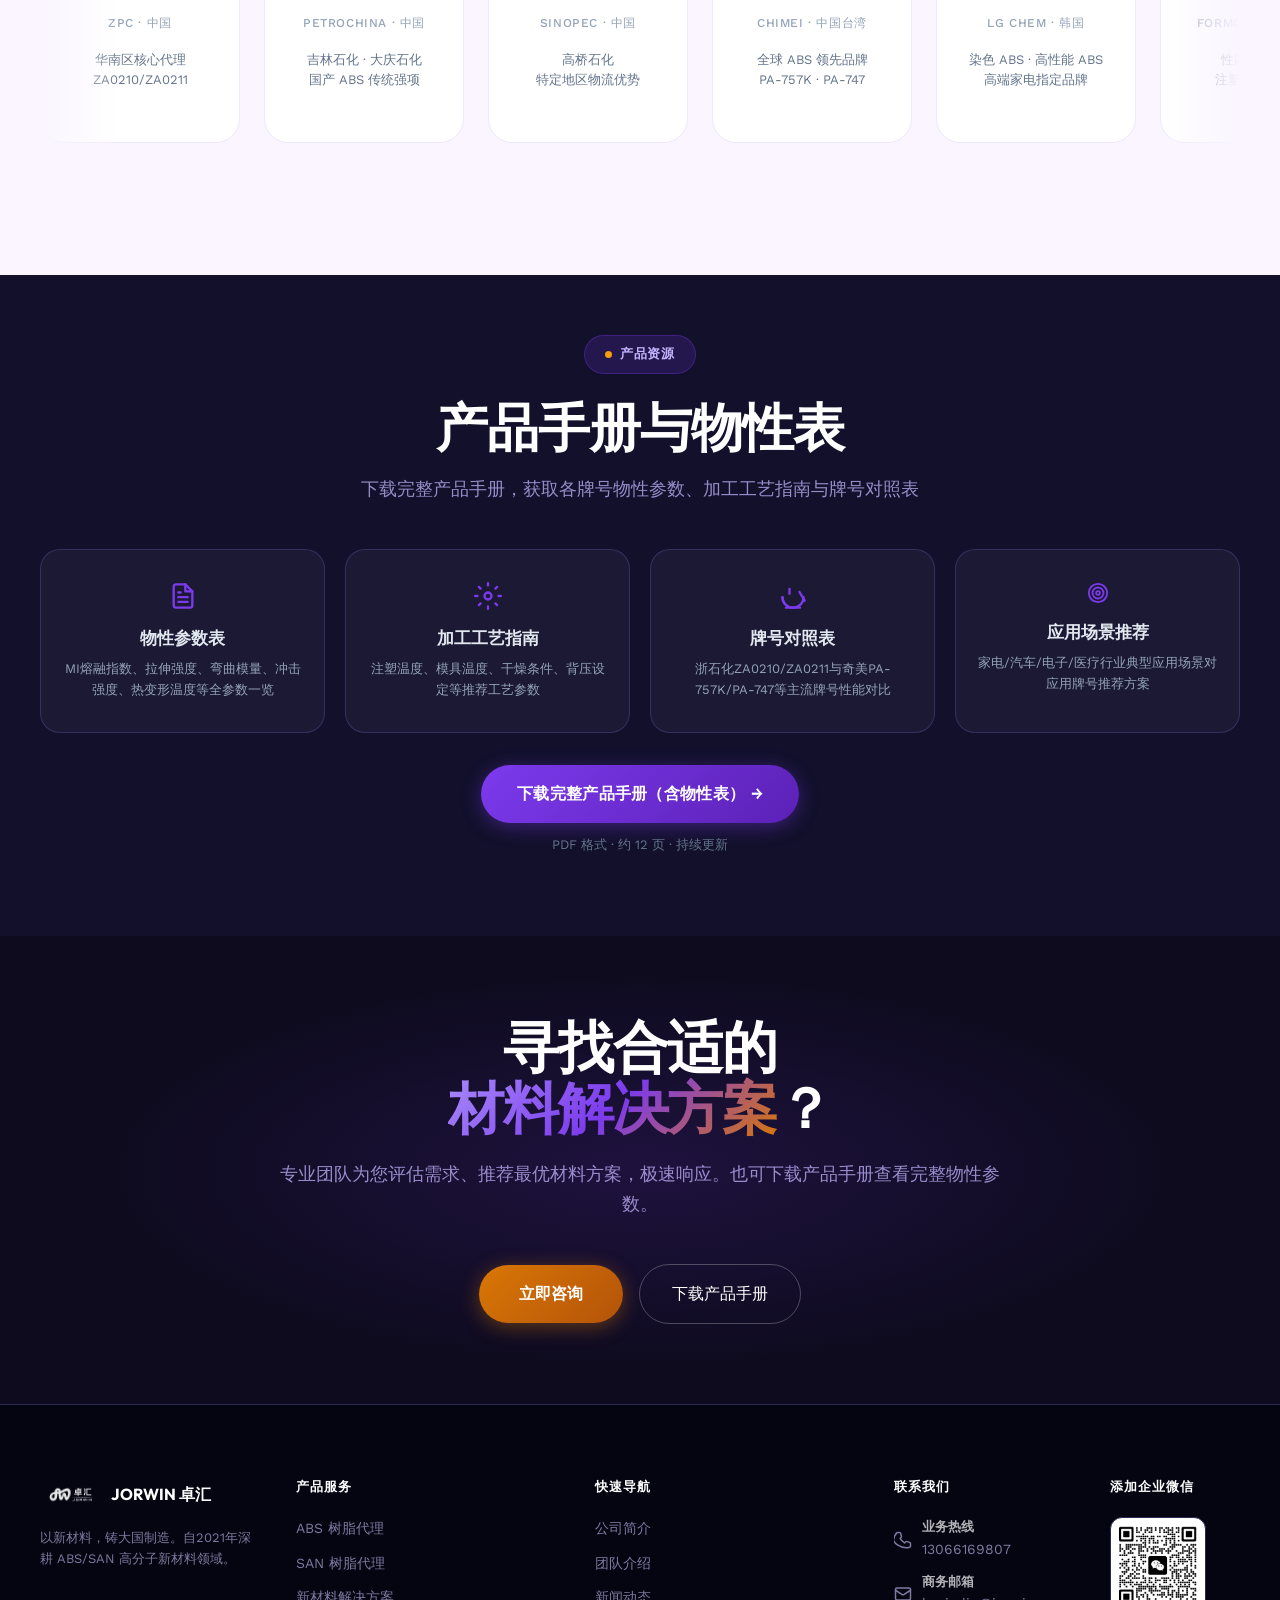
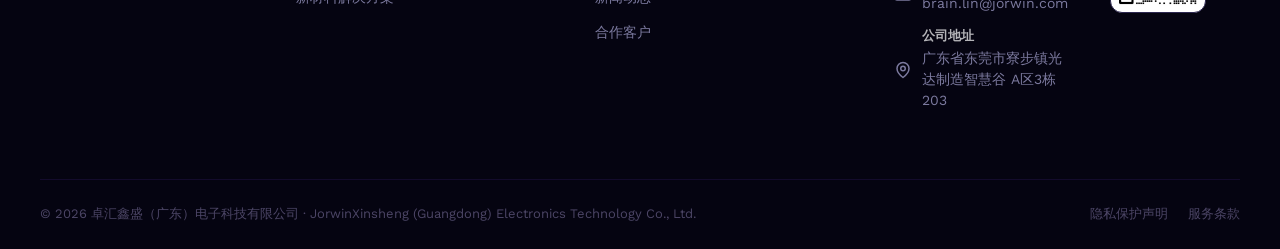
<file: business.html>
<!DOCTYPE html>
<html lang="zh-CN">
<head>
  <meta charset="UTF-8">
  <meta name="viewport" content="width=device-width, initial-scale=1.0">
  <title>核心业务 — 卓汇 JORWIN</title>
  <meta name="description" content="卓汇核心业务：ABS树脂代理、SAN树脂代理、新材料解决方案。代理浙石化、中石油、奇美、LG化学等顶级品牌，年出货量超9万吨，华南区核心代理。">
  <meta name="keywords" content="ABS树脂代理,SAN树脂代理,新材料解决方案,化工新材料,工程塑料,材料采购">
  <link rel="stylesheet" href="style.css">
  <link rel="icon" type="image/svg+xml" href="favicon.svg">
  <meta property="og:title" content="业务体系 — 新材料全链路服务">
  <meta property="og:description" content="ABS/SAN树脂代理、新材料解决方案、产品资源中心，覆盖家电、汽车、电子、医疗等应用领域。">
  <meta property="og:type" content="website">
  <meta property="og:site_name" content="卓汇 JORWIN">
  <meta property="og:locale" content="zh_CN">
  <meta name="twitter:card" content="summary_large_image">
</head>
<body>

<nav class="navbar scrolled" id="navbar">
  <div class="navbar-inner">
    <a href="index.html" class="nav-logo">
      <img src="assets/images/logo.png" alt="卓汇 JORWIN">
    </a>
    <ul class="nav-links" id="navLinks">
      <li><a href="index.html">首页</a></li>
      <li><a href="about.html">关于我们</a></li>
      <li><a href="business.html" class="nav-active">核心业务</a></li>
      <li><a href="cases.html">合作客户</a></li>
      <li><a href="team.html">团队</a></li>
      <li><a href="news.html">新闻</a></li>
      </ul>
    <div class="nav-cta" id="navCta">
      <a href="contact.html" class="btn-nav btn-nav-primary">咨询报价方案</a>
    </div>
    <div class="nav-mobile-toggle" id="mobileToggle" aria-label="菜单">
      <span></span><span></span><span></span>
    </div>
  </div>
</nav>

<main>
<section class="page-hero">
  <div class="container">
    <div class="breadcrumb fade-up">
      <a href="index.html">首页</a><span class="sep">/</span><span class="current">核心业务</span>
    </div>
    <h1 class="page-hero-title fade-up">三大核心业务板块</h1>
    <p class="page-hero-sub fade-up fade-up-delay-1">依托全球顶级化工巨头的深度合作资源，为您提供从原料选型到供应链管理的一站式解决方案</p>
  </div>
</section>

<section class="content-dark" style="padding-top:60px;">
  <div class="container">
    <div class="biz-cards">
      <div class="biz-card fade-up fade-up-delay-1">
        <div class="biz-icon"><img src="assets/business/abs-resin.jpg" alt="ABS树脂颗粒" class="biz-img"></div>
        <h3 class="biz-card-title">ABS 树脂代理</h3>
        <p class="biz-card-desc">
          代理浙石化（荣盛）、中石油（吉林石化/大庆石化）、LG化学、台化等全球顶级 ABS 树脂品牌，覆盖通用级、耐热级、电镀级、阻燃级等全品类规格，为客户提供专业选型建议和稳定供货保障。
        </p>
        <div class="biz-card-tags">
          <span class="biz-tag">通用级 ABS</span>
          <span class="biz-tag">耐热级</span>
          <span class="biz-tag">电镀级</span>
          <span class="biz-tag">阻燃级</span>
          <span class="biz-tag">高抗冲级</span>
        </div>
        <div class="biz-metric">
          <span class="biz-metric-num">60,000</span>
          <span class="biz-metric-unit">吨 / 年出货量</span>
        </div>
      </div>
      <div class="biz-card fade-up fade-up-delay-2">
        <div class="biz-icon"><img src="assets/business/san-resin.jpg" alt="SAN树脂颗粒" class="biz-img"></div>
        <h3 class="biz-card-title">SAN 树脂代理</h3>
        <p class="biz-card-desc">
          专注高透明度、优异加工性的 SAN 树脂产品，代理奇美、英力士苯领等全球苯乙烯顶级专家品牌，广泛应用于家电面板、化妆品包装、医疗器械等高端需求领域。
        </p>
        <div class="biz-card-tags">
          <span class="biz-tag">高透明 SAN</span>
          <span class="biz-tag">食品级</span>
          <span class="biz-tag">医疗级</span>
          <span class="biz-tag">耐候级</span>
        </div>
        <div class="biz-metric">
          <span class="biz-metric-num">30,000</span>
          <span class="biz-metric-unit">吨 / 年出货量</span>
        </div>
      </div>
      <div class="biz-card fade-up fade-up-delay-3">
        <div class="biz-icon"><img src="assets/business/solution-lab.png" alt="新材料研发实验室" class="biz-img"></div>
        <h3 class="biz-card-title">新材料解决方案</h3>
        <p class="biz-card-desc">
          提供从原料选型、配方优化到成型工艺指导的全链条技术支持，帮助客户降低生产成本、提升产品品质，实现材料应用价值最大化。
        </p>
        <div class="biz-card-tags">
          <span class="biz-tag">配方优化</span>
          <span class="biz-tag">工艺指导</span>
          <span class="biz-tag">成本降低</span>
          <span class="biz-tag">品质提升</span>
        </div>
        <div class="biz-metric">
          <span class="biz-metric-num" style="color: var(--amber-light)">500+</span>
          <span class="biz-metric-unit">定制化项目经验</span>
        </div>
      </div>
    </div>
  </div>
</section>

<section class="content-light">
  <div class="container">
    <div class="section-header centered fade-up">
      <div class="section-badge badge-light"><span class="dot"></span>品牌矩阵</div>
      <h2 class="section-headline light-headline">合作品牌一览</h2>
      <p class="section-sub light-sub">与全球化工巨头长期深度合作，从源头保障材料品质与供应稳定</p>
    </div>
    <div class="brand-scroll-section fade-up">
      <div class="brand-track-wrapper">
        <div class="brand-track">
          <!-- 浙石化（荣盛） -->
          <div class="brand-card">
                        <div class="brand-name">浙石化（荣盛）</div>
            <div class="brand-origin">ZPC · 中国</div>
            <div class="brand-desc">华南区核心代理<br>ZA0210/ZA0211</div>
          </div>
          <!-- 中国石油 -->
          <div class="brand-card">
                        <div class="brand-name">中国石油</div>
            <div class="brand-origin">PetroChina · 中国</div>
            <div class="brand-desc">吉林石化 · 大庆石化<br>国产 ABS 传统强项</div>
          </div>
          <!-- 中国石化 -->
          <div class="brand-card">
                        <div class="brand-name">中国石化</div>
            <div class="brand-origin">Sinopec · 中国</div>
            <div class="brand-desc">高桥石化<br>特定地区物流优势</div>
          </div>
          <!-- 奇美实业 -->
          <div class="brand-card">
                        <div class="brand-name">奇美实业</div>
            <div class="brand-origin">CHIMEI · 中国台湾</div>
            <div class="brand-desc">全球 ABS 领先品牌<br>PA-757K · PA-747</div>
          </div>
          <!-- LG 化学 -->
          <div class="brand-card">
                        <div class="brand-name">LG 化学</div>
            <div class="brand-origin">LG Chem · 韩国</div>
            <div class="brand-desc">染色 ABS · 高性能 ABS<br>高端家电指定品牌</div>
          </div>
          <!-- 宁波台化 -->
          <div class="brand-card">
                        <div class="brand-name">宁波台化</div>
            <div class="brand-origin">Formosa · 中国台湾</div>
            <div class="brand-desc">性能稳定可靠<br>注塑级优选材料</div>
          </div>
          <!-- SABIC -->
          <div class="brand-card">
                        <div class="brand-name">SABIC</div>
            <div class="brand-origin">沙特基础工业 · 沙特</div>
            <div class="brand-desc">原 GE 塑料<br>高端电子医疗材料</div>
          </div>
          <!-- 英力士苯领 -->
          <div class="brand-card">
                        <div class="brand-name">英力士苯领</div>
            <div class="brand-origin">INEOS Styrolution · 德国</div>
            <div class="brand-desc">苯乙烯类顶级专家<br>高光 · 耐候 · 透明级</div>
          </div>
          <!-- Techno-UMG -->
          <div class="brand-card">
                        <div class="brand-name">Techno-UMG</div>
            <div class="brand-origin">三菱 / JSR · 日本</div>
            <div class="brand-desc">超高冲击 · 特殊改性<br>汽车与工业精密件</div>
          </div>
          <!-- Duplicate for seamless scroll -->
          <div class="brand-card"><div class="brand-name">浙石化（荣盛）</div><div class="brand-origin">ZPC · 中国</div><div class="brand-desc">华南区核心代理<br>ZA0210/ZA0211</div></div>
          <div class="brand-card"><div class="brand-name">中国石油</div><div class="brand-origin">PetroChina · 中国</div><div class="brand-desc">吉林石化 · 大庆石化<br>国产 ABS 传统强项</div></div>
          <div class="brand-card"><div class="brand-name">中国石化</div><div class="brand-origin">Sinopec · 中国</div><div class="brand-desc">高桥石化<br>特定地区物流优势</div></div>
          <div class="brand-card"><div class="brand-name">奇美实业</div><div class="brand-origin">CHIMEI · 中国台湾</div><div class="brand-desc">全球 ABS 领先品牌<br>PA-757K · PA-747</div></div>
          <div class="brand-card"><div class="brand-name">LG 化学</div><div class="brand-origin">LG Chem · 韩国</div><div class="brand-desc">染色 ABS · 高性能 ABS<br>高端家电指定品牌</div></div>
          <div class="brand-card"><div class="brand-name">宁波台化</div><div class="brand-origin">Formosa · 中国台湾</div><div class="brand-desc">性能稳定可靠<br>注塑级优选材料</div></div>
          <div class="brand-card"><div class="brand-name">SABIC</div><div class="brand-origin">沙特基础工业 · 沙特</div><div class="brand-desc">原 GE 塑料<br>高端电子医疗材料</div></div>
          <div class="brand-card"><div class="brand-name">英力士苯领</div><div class="brand-origin">INEOS Styrolution · 德国</div><div class="brand-desc">苯乙烯类顶级专家<br>高光 · 耐候 · 透明级</div></div>
          <div class="brand-card"><div class="brand-name">Techno-UMG</div><div class="brand-origin">三菱 / JSR · 日本</div><div class="brand-desc">超高冲击 · 特殊改性<br>汽车与工业精密件</div></div>
        </div>
      </div>
    </div>
  </div>
</section>

<!-- ══════ 产品手册与物性表 ══════ -->
<section class="content-dark" style="padding-top:60px;padding-bottom:80px;">
  <div class="container">
    <div class="section-header centered fade-up">
      <div class="section-badge badge-dark"><span class="dot"></span>产品资源</div>
      <h2 class="section-headline dark-headline">产品手册与物性表</h2>
      <p class="section-sub dark-sub">下载完整产品手册，获取各牌号物性参数、加工工艺指南与牌号对照表</p>
    </div>
    <div class="datasheet-grid fade-up" style="display:grid;grid-template-columns:repeat(4,1fr);gap:20px;margin-top:16px;">
      <div class="datasheet-card" style="background:rgba(255,255,255,0.04);border:1px solid rgba(71,64,122,0.6);border-radius:20px;padding:32px 20px;text-align:center;transition:transform 0.3s,box-shadow 0.3s;">
        <div class="res-icon"><svg width="28" height="28" viewBox="0 0 24 24" fill="none" stroke="currentColor" stroke-width="2" stroke-linecap="round" stroke-linejoin="round"><path d="M14 2H6a2 2 0 0 0-2 2v16a2 2 0 0 0 2 2h12a2 2 0 0 0 2-2V8z"/><polyline points="14 2 14 8 20 8"/><line x1="16" y1="13" x2="8" y2="13"/><line x1="16" y1="17" x2="8" y2="17"/><polyline points="10 9 9 9 8 9"/></svg></div>
        <h4 style="font-family:'Outfit',sans-serif;font-size:17px;font-weight:700;color:#E2E8F0;margin-bottom:8px;">物性参数表</h4>
        <p style="font-size:13px;color:#94A3B8;line-height:1.6;">MI熔融指数、拉伸强度、弯曲模量、冲击强度、热变形温度等全参数一览</p>
      </div>
      <div class="datasheet-card" style="background:rgba(255,255,255,0.04);border:1px solid rgba(71,64,122,0.6);border-radius:20px;padding:32px 20px;text-align:center;transition:transform 0.3s,box-shadow 0.3s;">
        <div class="res-icon"><svg width="28" height="28" viewBox="0 0 24 24" fill="none" stroke="currentColor" stroke-width="2" stroke-linecap="round" stroke-linejoin="round"><circle cx="12" cy="12" r="3"/><path d="M12 1v2M12 21v2M4.22 4.22l1.42 1.42M18.36 18.36l1.42 1.42M1 12h2M21 12h2M4.22 19.78l1.42-1.42M18.36 5.64l1.42-1.42"/></svg></div>
        <h4 style="font-family:'Outfit',sans-serif;font-size:17px;font-weight:700;color:#E2E8F0;margin-bottom:8px;">加工工艺指南</h4>
        <p style="font-size:13px;color:#94A3B8;line-height:1.6;">注塑温度、模具温度、干燥条件、背压设定等推荐工艺参数</p>
      </div>
      <div class="datasheet-card" style="background:rgba(255,255,255,0.04);border:1px solid rgba(71,64,122,0.6);border-radius:20px;padding:32px 20px;text-align:center;transition:transform 0.3s,box-shadow 0.3s;">
        <div class="res-icon"><svg width="28" height="28" viewBox="0 0 24 24" fill="none" stroke="currentColor" stroke-width="2" stroke-linecap="round" stroke-linejoin="round"><path d="M6 22h12"/><path d="M22 16l-4.5-7.5"/><path d="M3 13a9 9 0 1 0 18 0"/><path d="M9 6v4"/><path d="M3 13a9 9 0 0 0 1.8 5.4"/></svg></div>
        <h4 style="font-family:'Outfit',sans-serif;font-size:17px;font-weight:700;color:#E2E8F0;margin-bottom:8px;">牌号对照表</h4>
        <p style="font-size:13px;color:#94A3B8;line-height:1.6;">浙石化ZA0210/ZA0211与奇美PA-757K/PA-747等主流牌号性能对比</p>
      </div>
      <div class="datasheet-card" style="background:rgba(255,255,255,0.04);border:1px solid rgba(71,64,122,0.6);border-radius:20px;padding:32px 20px;text-align:center;transition:transform 0.3s,box-shadow 0.3s;">
        <div class="res-icon"><svg width="22" height="22" viewBox="0 0 24 24" fill="none" stroke="currentColor" stroke-width="2" stroke-linecap="round" stroke-linejoin="round"><circle cx="12" cy="12" r="10"/><circle cx="12" cy="12" r="6"/><circle cx="12" cy="12" r="2"/></svg></div>
        <h4 style="font-family:'Outfit',sans-serif;font-size:17px;font-weight:700;color:#E2E8F0;margin-bottom:8px;">应用场景推荐</h4>
        <p style="font-size:13px;color:#94A3B8;line-height:1.6;">家电/汽车/电子/医疗行业典型应用场景对应用牌号推荐方案</p>
      </div>
    </div>
    <div class="fade-up" style="text-align:center;margin-top:32px;">
      <a href="assets/docs/产品手册.pdf" class="btn-primary" style="margin:0 auto;justify-content:center;display:inline-flex;" download>
        下载完整产品手册（含物性表） →
      </a>
      <p style="font-size:13px;color:#64748B;margin-top:12px;">PDF 格式 · 约 12 页 · 持续更新</p>
    </div>
  </div>
</section>

<section class="cta">
  <div class="container">
    <div class="cta-inner fade-up">
      <h2 class="cta-headline">寻找合适的<br><span class="gradient-text">材料解决方案</span>？</h2>
      <p class="cta-sub">专业团队为您评估需求、推荐最优材料方案，极速响应。也可下载产品手册查看完整物性参数。</p>
      <div class="cta-actions">
        <a href="contact.html" class="btn-amber">立即咨询</a>
        <a href="assets/docs/产品手册.pdf" class="btn-secondary" style="border-color:rgba(255,255,255,0.25);color:#fff;" download>下载产品手册</a>
      </div>
    </div>
  </div>
</section>

</main>

<footer class="footer">
  <div class="container">
          <div class="footer-top">
      <div class="footer-brand">
        <div class="footer-logo-wrap">
          <img src="assets/images/logo.png" alt="卓汇 JORWIN">
          <span class="footer-logo-text">JORWIN 卓汇</span>
        </div>
        <p class="footer-tagline">以新材料，铸大国制造。自2021年深耕 ABS/SAN 高分子新材料领域。</p>
        </div>
      <div class="footer-col">
        <div class="footer-col-title">产品服务</div>
        <div class="footer-links">
          <a href="business.html">ABS 树脂代理</a>
          <a href="business.html">SAN 树脂代理</a>
          <a href="business.html">新材料解决方案</a>
          </div>
      </div>
      <div class="footer-col">
        <div class="footer-col-title">快速导航</div>
        <div class="footer-links">
          <a href="about.html">公司简介</a>
          <a href="team.html">团队介绍</a>
          <a href="news.html">新闻动态</a>
          <a href="cases.html">合作客户</a>
        </div>
      </div>
      <div class="footer-col">
        <div class="footer-col-title">联系我们</div>
        <div class="footer-contact-item">
          <span class="footer-contact-icon footer-icon-svg"><svg width="18" height="18" viewBox="0 0 24 24" fill="none" stroke="currentColor" stroke-width="2" stroke-linecap="round" stroke-linejoin="round"><path d="M22 16.92v3a2 2 0 0 1-2.18 2A19.79 19.79 0 0 1 5.19 18.85a19.5 19.5 0 0 1-6-6A19.79 19.79 0 0 1 4.11 2h3a2 2 0 0 1 2 1.72 12.84 12.84 0 0 0 .7 2.81 2 2 0 0 1-.45 2.11L8.09 9.91a16 16 0 0 0 6 6l1.27-1.27a2 2 0 0 1 2.11-.45 12.84 12.84 0 0 0 2.81.7A2 2 0 0 1 22 16.92z"/></svg></span>
          <div class="footer-contact-text"><strong>业务热线</strong>13066169807</div>
        </div>
        <div class="footer-contact-item">
          <span class="footer-contact-icon footer-icon-svg"><svg width="18" height="18" viewBox="0 0 24 24" fill="none" stroke="currentColor" stroke-width="2" stroke-linecap="round" stroke-linejoin="round"><rect x="2" y="4" width="20" height="16" rx="2"/><path d="m22 7-8.97 5.7a1.94 1.94 0 0 1-2.06 0L2 7"/></svg></span>
          <div class="footer-contact-text"><strong>商务邮箱</strong>brain.lin@jorwin.com</div>
        </div>
        <div class="footer-contact-item">
          <span class="footer-contact-icon footer-icon-svg"><svg width="18" height="18" viewBox="0 0 24 24" fill="none" stroke="currentColor" stroke-width="2" stroke-linecap="round" stroke-linejoin="round"><path d="M20 10c0 6-8 12-8 12s-8-6-8-12a8 8 0 0 1 16 0Z"/><circle cx="12" cy="10" r="3"/></svg></span>
          <div class="footer-contact-text"><strong>公司地址</strong>广东省东莞市寮步镇光达制造智慧谷 A区3栋203</div>
        </div>
      </div>
      <div class="footer-qr-col">
        <div class="footer-col-title">添加企业微信</div>
        <div class="footer-qr-img">
          <img src="assets/images/qr-wechat-real.png" alt="微信二维码">
        </div>
      </div>
        </div>
    <div class="footer-bottom">
      <div class="footer-copyright">© <span id="copyright-year"></span> 卓汇鑫盛（广东）电子科技有限公司 · JorwinXinsheng (Guangdong) Electronics Technology Co., Ltd.</div>
      <div class="footer-legal">
        <a href="privacy.html" class="footer-legal-item">隐私保护声明</a><a href="terms.html" class="footer-legal-item">服务条款</a>
      </div>
    </div>
  </div>
</footer>

<script src="script.js"></script>
<script>document.getElementById("copyright-year")&&(document.getElementById("copyright-year").textContent=new Date().getFullYear())</script>
</body>
</html>
</file>
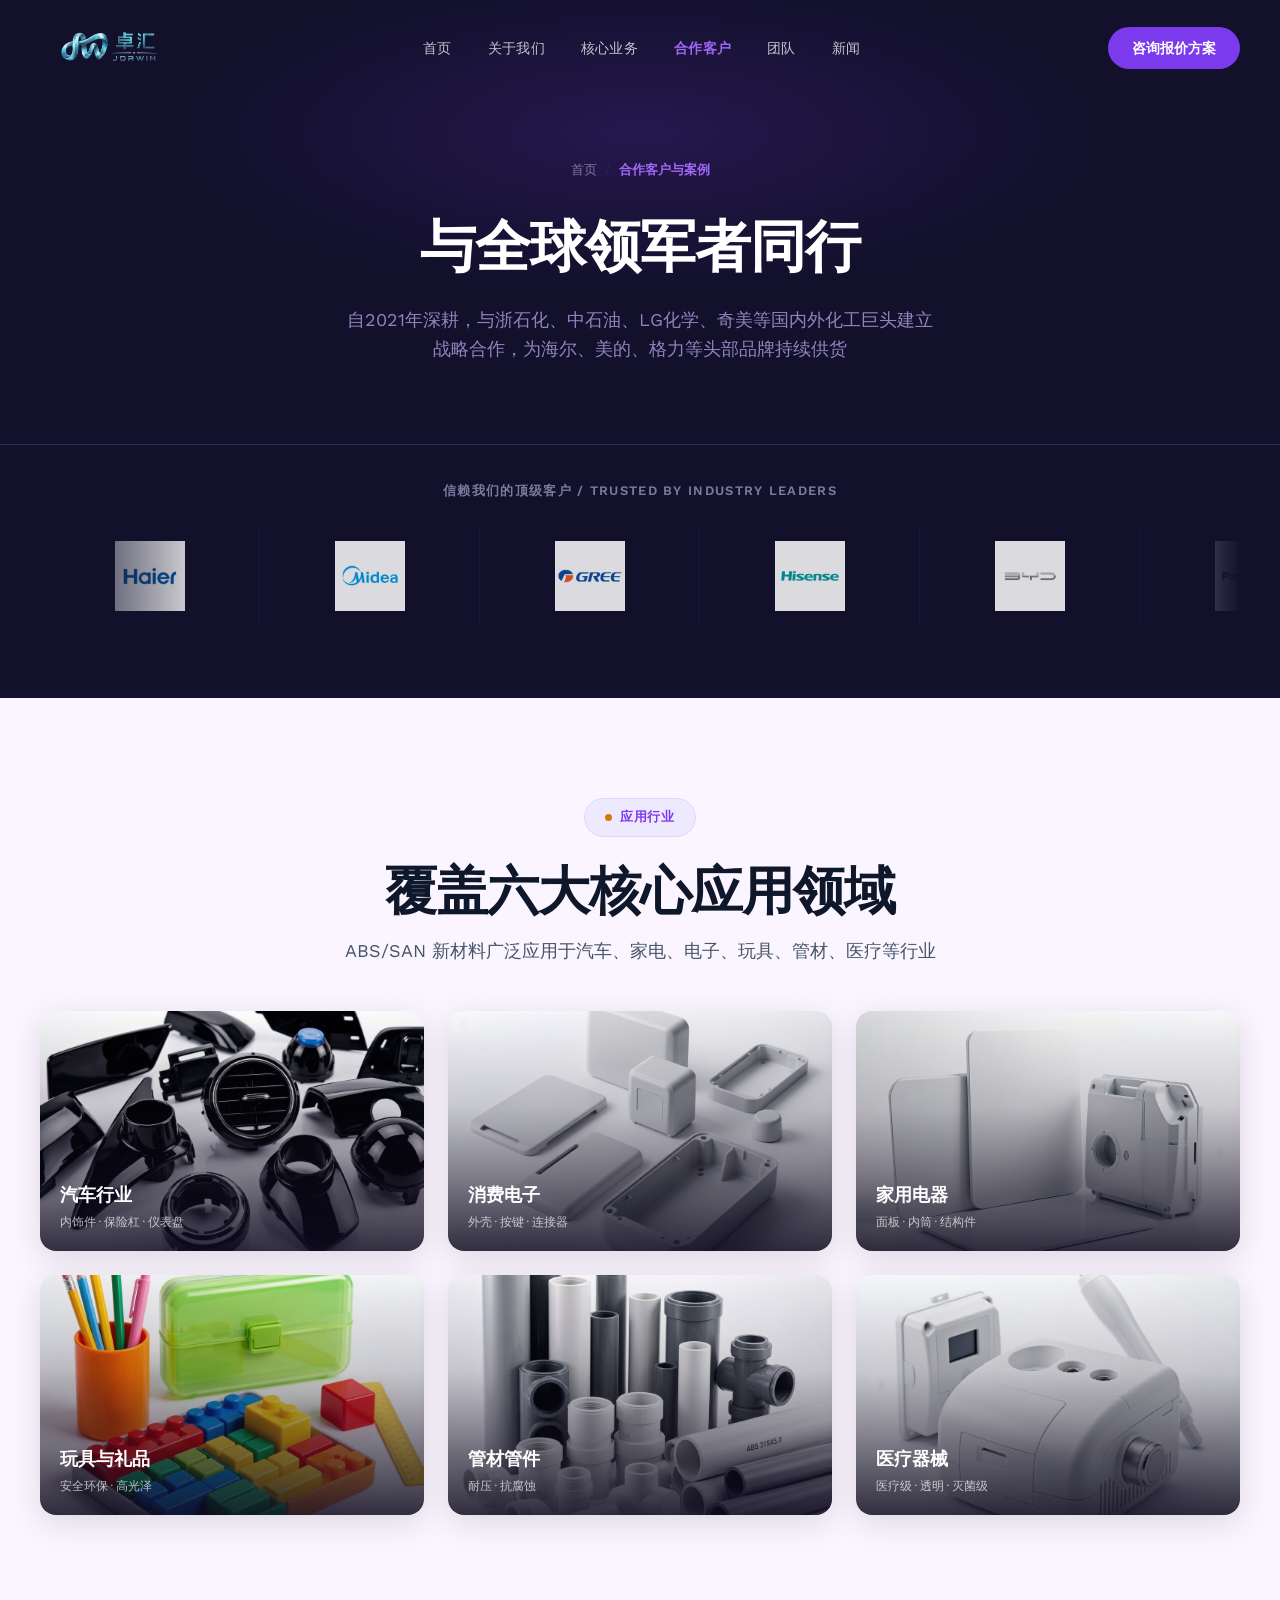
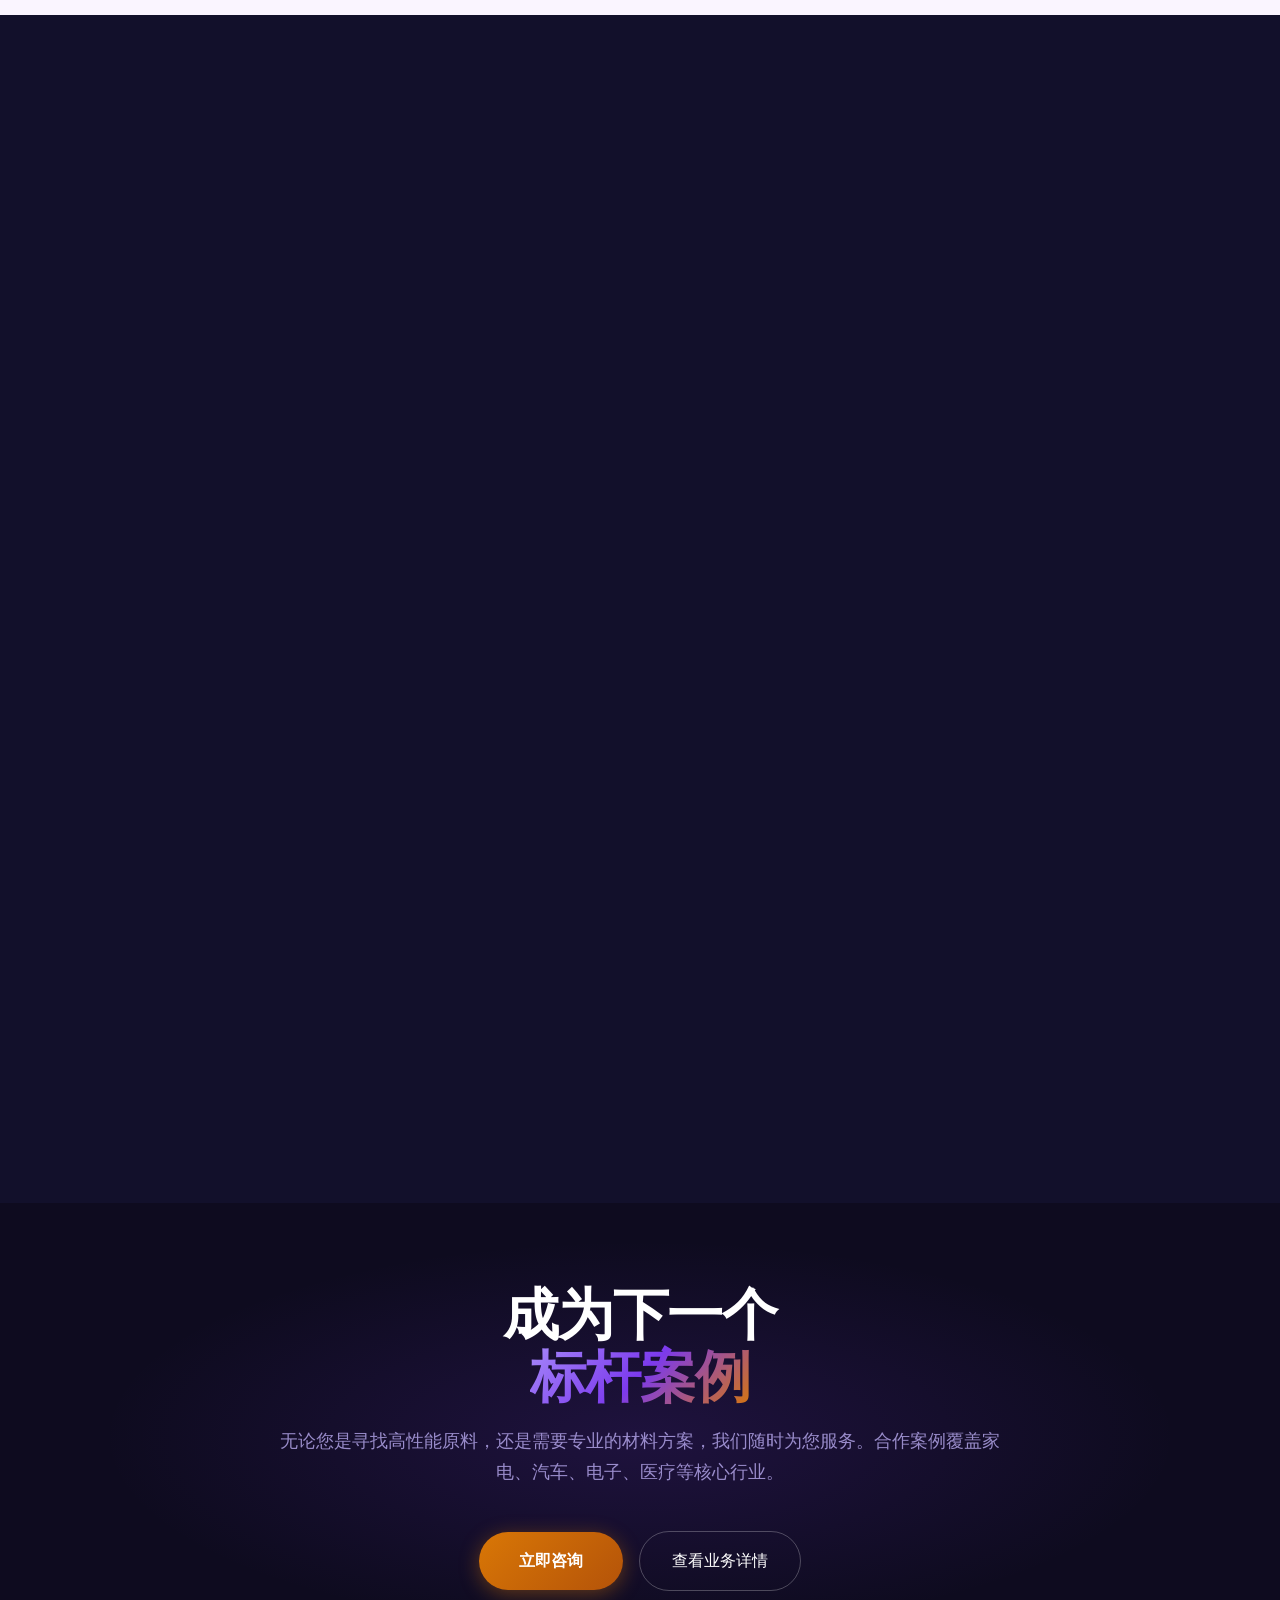
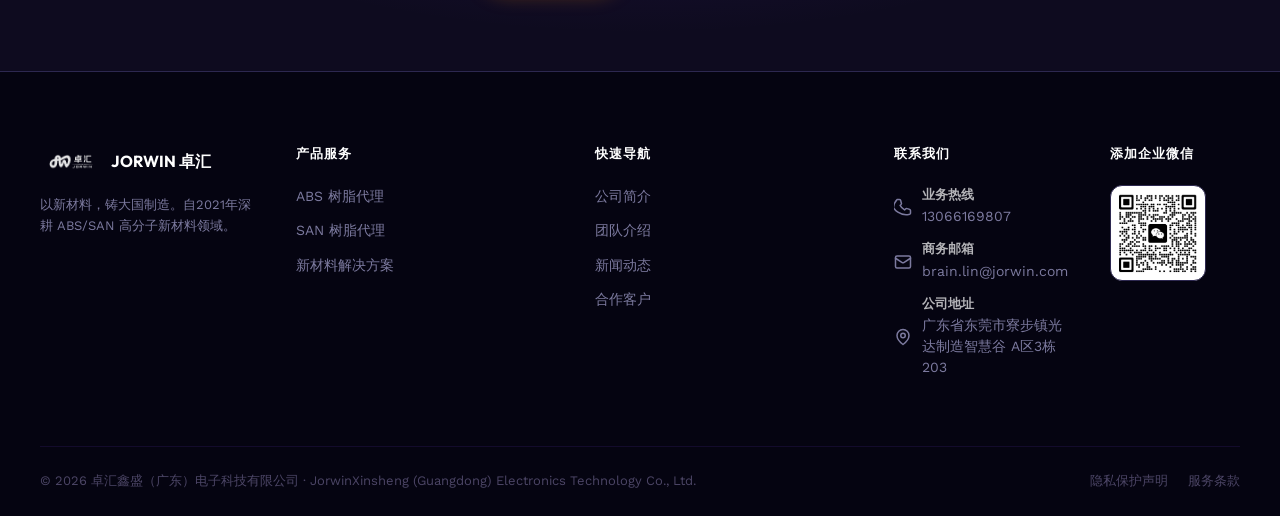
<file: cases.html>
<!DOCTYPE html>
<html lang="zh-CN">
<head>
  <meta charset="UTF-8">
  <meta name="viewport" content="width=device-width, initial-scale=1.0">
  <title>合作客户与案例 — 卓汇 JORWIN</title>
  <meta name="description" content="卓汇合作客户：海尔、美的、格力、比亚迪、松下等头部品牌。真实案例：家电ABS方案、汽车耐热SAN应用、消费电子电镀级ABS。">
  <meta name="keywords" content="合作客户,应用案例,ABS应用,汽车材料,家电材料,电子材料,材料方案">
  <link rel="stylesheet" href="style.css">
  <link rel="icon" type="image/svg+xml" href="favicon.svg">
  <meta property="og:title" content="客户案例 — 新材料在实际应用中的价值">
  <meta property="og:description" content="美的、海尔、格力、比亚迪等知名制造企业的 ABS/SAN 材料应用案例。">
  <meta property="og:type" content="website">
  <meta property="og:site_name" content="卓汇 JORWIN">
  <meta property="og:locale" content="zh_CN">
  <meta name="twitter:card" content="summary_large_image">
</head>
<body>

<nav class="navbar scrolled" id="navbar">
  <div class="navbar-inner">
    <a href="index.html" class="nav-logo">
      <img src="assets/images/logo.png" alt="卓汇 JORWIN">
    </a>
    <ul class="nav-links" id="navLinks">
      <li><a href="index.html">首页</a></li>
      <li><a href="about.html">关于我们</a></li>
      <li><a href="business.html">核心业务</a></li>
      <li><a href="cases.html" class="nav-active">合作客户</a></li>
      <li><a href="team.html">团队</a></li>
      <li><a href="news.html">新闻</a></li>
      </ul>
    <div class="nav-cta" id="navCta">
      <a href="contact.html" class="btn-nav btn-nav-primary">咨询报价方案</a>
    </div>
    <div class="nav-mobile-toggle" id="mobileToggle" aria-label="菜单">
      <span></span><span></span><span></span>
    </div>
  </div>
</nav>

<main>
<section class="page-hero">
  <div class="container">
    <div class="breadcrumb fade-up">
      <a href="index.html">首页</a><span class="sep">/</span><span class="current">合作客户与案例</span>
    </div>
    <h1 class="page-hero-title fade-up">与全球领军者同行</h1>
    <p class="page-hero-sub fade-up fade-up-delay-1">自2021年深耕，与浙石化、中石油、LG化学、奇美等国内外化工巨头建立战略合作，为海尔、美的、格力等头部品牌持续供货</p>
  </div>
</section>

<!-- 客户 Logo 墙 -->
<section class="content-dark" style="padding-top:36px;padding-bottom:36px;">
  <div class="container">
    <div class="logo-wall fade-up">
      <div class="logo-wall-title">信赖我们的顶级客户 / Trusted by Industry Leaders</div>
      <div class="logo-track-wrapper">
        <div class="logo-track" id="logoTrack">
          <div class="logo-item"><img src="assets/customers/海尔.png" alt="海尔"></div>
          <div class="logo-item"><img src="assets/customers/美的.png" alt="美的"></div>
          <div class="logo-item"><img src="assets/customers/格力.png" alt="格力"></div>
          <div class="logo-item"><img src="assets/customers/海信.png" alt="海信"></div>
          <div class="logo-item"><img src="assets/customers/比亚迪.png" alt="比亚迪"></div>
          <div class="logo-item"><img src="assets/customers/松下.png" alt="松下"></div>
          <div class="logo-item"><img src="assets/customers/飞利浦.png" alt="飞利浦"></div>
          <div class="logo-item"><img src="assets/customers/戴森.png" alt="戴森"></div>
          <div class="logo-item"><img src="assets/customers/科沃斯.png" alt="科沃斯"></div>
          <div class="logo-item"><img src="assets/customers/石头科技.png" alt="石头科技"></div>
          <div class="logo-item"><img src="assets/customers/公牛.png" alt="公牛"></div>
          <div class="logo-item"><img src="assets/customers/奥克斯.png" alt="奥克斯"></div>
          <div class="logo-item"><img src="assets/customers/德尔玛.png" alt="德尔玛"></div>
          <div class="logo-item"><img src="assets/customers/新宝.png" alt="新宝"></div>
          <div class="logo-item"><img src="assets/customers/得力.png" alt="得力"></div>
          <div class="logo-item"><img src="assets/customers/晨光文具.png" alt="晨光文具"></div>
          <div class="logo-item"><img src="assets/customers/汉斯格雅.png" alt="汉斯格雅"></div>
          <!-- 复制第二组 -->
          <div class="logo-item"><img src="assets/customers/海尔.png" alt="海尔"></div>
          <div class="logo-item"><img src="assets/customers/美的.png" alt="美的"></div>
          <div class="logo-item"><img src="assets/customers/格力.png" alt="格力"></div>
          <div class="logo-item"><img src="assets/customers/海信.png" alt="海信"></div>
          <div class="logo-item"><img src="assets/customers/比亚迪.png" alt="比亚迪"></div>
          <div class="logo-item"><img src="assets/customers/松下.png" alt="松下"></div>
          <div class="logo-item"><img src="assets/customers/飞利浦.png" alt="飞利浦"></div>
          <div class="logo-item"><img src="assets/customers/戴森.png" alt="戴森"></div>
          <div class="logo-item"><img src="assets/customers/科沃斯.png" alt="科沃斯"></div>
          <div class="logo-item"><img src="assets/customers/石头科技.png" alt="石头科技"></div>
          <div class="logo-item"><img src="assets/customers/公牛.png" alt="公牛"></div>
          <div class="logo-item"><img src="assets/customers/奥克斯.png" alt="奥克斯"></div>
          <div class="logo-item"><img src="assets/customers/德尔玛.png" alt="德尔玛"></div>
          <div class="logo-item"><img src="assets/customers/新宝.png" alt="新宝"></div>
          <div class="logo-item"><img src="assets/customers/得力.png" alt="得力"></div>
          <div class="logo-item"><img src="assets/customers/晨光文具.png" alt="晨光文具"></div>
          <div class="logo-item"><img src="assets/customers/汉斯格雅.png" alt="汉斯格雅"></div>
        </div>
      </div>
    </div>
  </div>
</section>

<!-- 行业应用 -->
<section class="content-light">
  <div class="container">
    <div class="section-header centered fade-up">
      <div class="section-badge badge-light"><span class="dot"></span>应用行业</div>
      <h2 class="section-headline light-headline">覆盖六大核心应用领域</h2>
      <p class="section-sub light-sub">ABS/SAN 新材料广泛应用于汽车、家电、电子、玩具、管材、医疗等行业</p>
    </div>
    <div class="industry-grid fade-up">
      <div class="industry-card"><img src="assets/industries/01-automotive.png" alt="汽车行业"><div class="industry-overlay"></div><div class="industry-label">汽车行业<span>内饰件 · 保险杠 · 仪表盘</span></div></div>
      <div class="industry-card"><img src="assets/industries/02-electronics.png" alt="电子行业"><div class="industry-overlay"></div><div class="industry-label">消费电子<span>外壳 · 按键 · 连接器</span></div></div>
      <div class="industry-card"><img src="assets/industries/03-appliances.png" alt="家电行业"><div class="industry-overlay"></div><div class="industry-label">家用电器<span>面板 · 内筒 · 结构件</span></div></div>
      <div class="industry-card"><img src="assets/industries/04-toys.png" alt="玩具行业"><div class="industry-overlay"></div><div class="industry-label">玩具与礼品<span>安全环保 · 高光泽</span></div></div>
      <div class="industry-card"><img src="assets/industries/05-pipes.png" alt="管材行业"><div class="industry-overlay"></div><div class="industry-label">管材管件<span>耐压 · 抗腐蚀</span></div></div>
      <div class="industry-card"><img src="assets/industries/06-medical.png" alt="医疗器械"><div class="industry-overlay"></div><div class="industry-label">医疗器械<span>医疗级 · 透明 · 灭菌级</span></div></div>
    </div>
  </div>
</section>

<!-- 案例详情 -->
<section class="content-dark">
  <div class="container">
    <div class="section-header fade-up">
      <div class="section-badge badge-dark"><span class="dot"></span>合作案例</div>
      <h2 class="section-headline dark-headline">真实案例，实力见证</h2>
      <p class="section-sub dark-sub">每一个数据背后，都是卓汇对品质与服务的坚守</p>
    </div>
    <div class="case-cards">
      <div class="case-card fade-up fade-up-delay-1">
        <div class="case-industry-tag"><svg width="20" height="20" viewBox="0 0 24 24" fill="none" stroke="currentColor" stroke-width="2" stroke-linecap="round" stroke-linejoin="round"><path d="M2 20a2 2 0 0 0 2 2h16a2 2 0 0 0 2-2V8l-7 5V8l-7 5V4a2 2 0 0 0-2-2H4a2 2 0 0 0-2 2Z"/></svg> 家电行业</div>
        <h3 class="case-card-title">华南大型家电集团 ABS 整体解决方案</h3>
        <p class="case-card-desc">为华南某年产值超百亿的家电集团提供定制化 ABS 材料方案，涵盖空调面板、洗衣机内筒、冰箱内胆等核心部件，年供货量超 12,000 吨。通过优化材料选型和成型工艺，帮助客户良品率提升 8%，综合成本降低 6%。</p>
        <div class="case-metrics">
          <div class="case-metric"><div class="case-metric-num">12,000t+</div><div class="case-metric-label">年供货量</div></div>
          <div class="case-metric"><div class="case-metric-num" style="color: var(--amber-light)">+8%</div><div class="case-metric-label">良品率提升</div></div>
          <div class="case-metric"><div class="case-metric-num">-6%</div><div class="case-metric-label">综合成本降低</div></div>
        </div>
      </div>
      <div class="case-card fade-up fade-up-delay-2">
        <div class="case-industry-tag"><svg width="14" height="14" viewBox="0 0 24 24" fill="none" stroke="currentColor" stroke-width="2" stroke-linecap="round" stroke-linejoin="round"><path d="M14 16H9m10 0h3v-3.15a1 1 0 0 0-.84-.99L16 11l-2.7-3.6a1 1 0 0 0-.8-.4H5.24a2 2 0 0 0-1.8 1.1l-.8 1.63A6 6 0 0 0 2 12.42V16h2"/><circle cx="6.5" cy="16.5" r="2.5"/><circle cx="16.5" cy="16.5" r="2.5"/></svg> 汽车行业</div>
        <h3 class="case-card-title">华东汽车 Tier 1 供应商耐热 SAN 应用</h3>
        <p class="case-card-desc">为华东某年营收超30亿的汽车零部件 Tier 1 供应商配置耐热级 SAN 树脂方案，应用于仪表盘透明罩、中控面板、空调出风口等关键内饰件。通过严格的耐温测试（110°C+）和光老化验证，产品性能完全满足车规级标准，已稳定合作超 5 年。</p>
        <div class="case-metrics">
          <div class="case-metric"><div class="case-metric-num">110°C+</div><div class="case-metric-label">热变形温度</div></div>
          <div class="case-metric"><div class="case-metric-num" style="color: var(--amber-light)">5年+</div><div class="case-metric-label">稳定合作</div></div>
          <div class="case-metric"><div class="case-metric-num">车规级</div><div class="case-metric-label">品质认证</div></div>
        </div>
      </div>
      <div class="case-card fade-up fade-up-delay-1">
        <div class="case-industry-tag"><svg width="14" height="14" viewBox="0 0 24 24" fill="none" stroke="currentColor" stroke-width="2" stroke-linecap="round" stroke-linejoin="round"><rect x="5" y="2" width="14" height="20" rx="2" ry="2"/><line x1="12" y1="18" x2="12.01" y2="18"/></svg> 消费电子</div>
        <h3 class="case-card-title">头部智能家居品牌电镀级 ABS 供应</h3>
        <p class="case-card-desc">为深交所上市的智能家居头部品牌提供电镀级 ABS 专用材料，应用于智能门锁、扫地机器人外壳、智能音箱等产品。协助工厂优化电镀工艺参数，镀层附着力合格率达 99.2%，成功帮助客户产品打入欧洲高端市场。</p>
        <div class="case-metrics">
          <div class="case-metric"><div class="case-metric-num">99.2%</div><div class="case-metric-label">镀层合格率</div></div>
          <div class="case-metric"><div class="case-metric-num" style="color: var(--amber-light)">欧洲认证</div><div class="case-metric-label">品质标准</div></div>
        </div>
      </div>
      <div class="case-card fade-up fade-up-delay-2">
        <div class="case-industry-tag"><svg width="14" height="14" viewBox="0 0 24 24" fill="none" stroke="currentColor" stroke-width="2" stroke-linecap="round" stroke-linejoin="round"><path d="M19 14c1.49-1.46 3-3.21 3-5.5A5.5 5.5 0 0 0 16.5 3c-1.76 0-3 .5-4.5 2-1.5-1.5-2.74-2-4.5-2A5.5 5.5 0 0 0 2 8.5c0 2.3 1.5 4.05 3 5.5l7 7Z"/></svg> 医疗器械</div>
        <h3 class="case-card-title">珠三角医疗器械制造商透明 SAN 定制</h3>
        <p class="case-card-desc">为珠三角某获FDA认证的医疗器械制造商提供医疗级透明 SAN 树脂，应用于输液瓶、注射器外壳、体外诊断设备透明件等。满足 USP Class VI 生物相容性要求，并通过 EO 环氧乙烷灭菌测试，全面保障用药安全。</p>
        <div class="case-metrics">
          <div class="case-metric"><div class="case-metric-num">FDA</div><div class="case-metric-label">认证合规</div></div>
          <div class="case-metric"><div class="case-metric-num" style="color: var(--amber-light)">USP VI</div><div class="case-metric-label">生物相容性</div></div>
        </div>
      </div>
    </div>
  </div>
</section>

<section class="cta">
  <div class="container">
    <div class="cta-inner fade-up">
      <h2 class="cta-headline">成为下一个<br><span class="gradient-text">标杆案例</span></h2>
      <p class="cta-sub">无论您是寻找高性能原料，还是需要专业的材料方案，我们随时为您服务。合作案例覆盖家电、汽车、电子、医疗等核心行业。</p>
      <div class="cta-actions">
        <a href="contact.html" class="btn-amber">立即咨询</a>
        <a href="business.html" class="btn-secondary" style="border-color:rgba(255,255,255,0.25);color:#fff;">查看业务详情</a>
      </div>
    </div>
  </div>
</section>

</main>

<footer class="footer">
  <div class="container">
          <div class="footer-top">
      <div class="footer-brand">
        <div class="footer-logo-wrap">
          <img src="assets/images/logo.png" alt="卓汇 JORWIN">
          <span class="footer-logo-text">JORWIN 卓汇</span>
        </div>
        <p class="footer-tagline">以新材料，铸大国制造。自2021年深耕 ABS/SAN 高分子新材料领域。</p>
        </div>
      <div class="footer-col">
        <div class="footer-col-title">产品服务</div>
        <div class="footer-links">
          <a href="business.html">ABS 树脂代理</a>
          <a href="business.html">SAN 树脂代理</a>
          <a href="business.html">新材料解决方案</a>
          </div>
      </div>
      <div class="footer-col">
        <div class="footer-col-title">快速导航</div>
        <div class="footer-links">
          <a href="about.html">公司简介</a>
          <a href="team.html">团队介绍</a>
          <a href="news.html">新闻动态</a>
          <a href="cases.html">合作客户</a>
        </div>
      </div>
      <div class="footer-col">
        <div class="footer-col-title">联系我们</div>
        <div class="footer-contact-item">
          <span class="footer-contact-icon footer-icon-svg"><svg width="18" height="18" viewBox="0 0 24 24" fill="none" stroke="currentColor" stroke-width="2" stroke-linecap="round" stroke-linejoin="round"><path d="M22 16.92v3a2 2 0 0 1-2.18 2A19.79 19.79 0 0 1 5.19 18.85a19.5 19.5 0 0 1-6-6A19.79 19.79 0 0 1 4.11 2h3a2 2 0 0 1 2 1.72 12.84 12.84 0 0 0 .7 2.81 2 2 0 0 1-.45 2.11L8.09 9.91a16 16 0 0 0 6 6l1.27-1.27a2 2 0 0 1 2.11-.45 12.84 12.84 0 0 0 2.81.7A2 2 0 0 1 22 16.92z"/></svg></span>
          <div class="footer-contact-text"><strong>业务热线</strong>13066169807</div>
        </div>
        <div class="footer-contact-item">
          <span class="footer-contact-icon footer-icon-svg"><svg width="18" height="18" viewBox="0 0 24 24" fill="none" stroke="currentColor" stroke-width="2" stroke-linecap="round" stroke-linejoin="round"><rect x="2" y="4" width="20" height="16" rx="2"/><path d="m22 7-8.97 5.7a1.94 1.94 0 0 1-2.06 0L2 7"/></svg></span>
          <div class="footer-contact-text"><strong>商务邮箱</strong>brain.lin@jorwin.com</div>
        </div>
        <div class="footer-contact-item">
          <span class="footer-contact-icon footer-icon-svg"><svg width="18" height="18" viewBox="0 0 24 24" fill="none" stroke="currentColor" stroke-width="2" stroke-linecap="round" stroke-linejoin="round"><path d="M20 10c0 6-8 12-8 12s-8-6-8-12a8 8 0 0 1 16 0Z"/><circle cx="12" cy="10" r="3"/></svg></span>
          <div class="footer-contact-text"><strong>公司地址</strong>广东省东莞市寮步镇光达制造智慧谷 A区3栋203</div>
        </div>
      </div>
      <div class="footer-qr-col">
        <div class="footer-col-title">添加企业微信</div>
        <div class="footer-qr-img">
          <img src="assets/images/qr-wechat-real.png" alt="微信二维码">
        </div>
      </div>
        </div>
    <div class="footer-bottom">
      <div class="footer-copyright">© <span id="copyright-year"></span> 卓汇鑫盛（广东）电子科技有限公司 · JorwinXinsheng (Guangdong) Electronics Technology Co., Ltd.</div>
      <div class="footer-legal">
        <a href="privacy.html" class="footer-legal-item">隐私保护声明</a><a href="terms.html" class="footer-legal-item">服务条款</a>
      </div>
    </div>
  </div>
</footer>

<script src="script.js"></script>
<script>document.getElementById("copyright-year")&&(document.getElementById("copyright-year").textContent=new Date().getFullYear())</script>
</body>
</html>
</file>
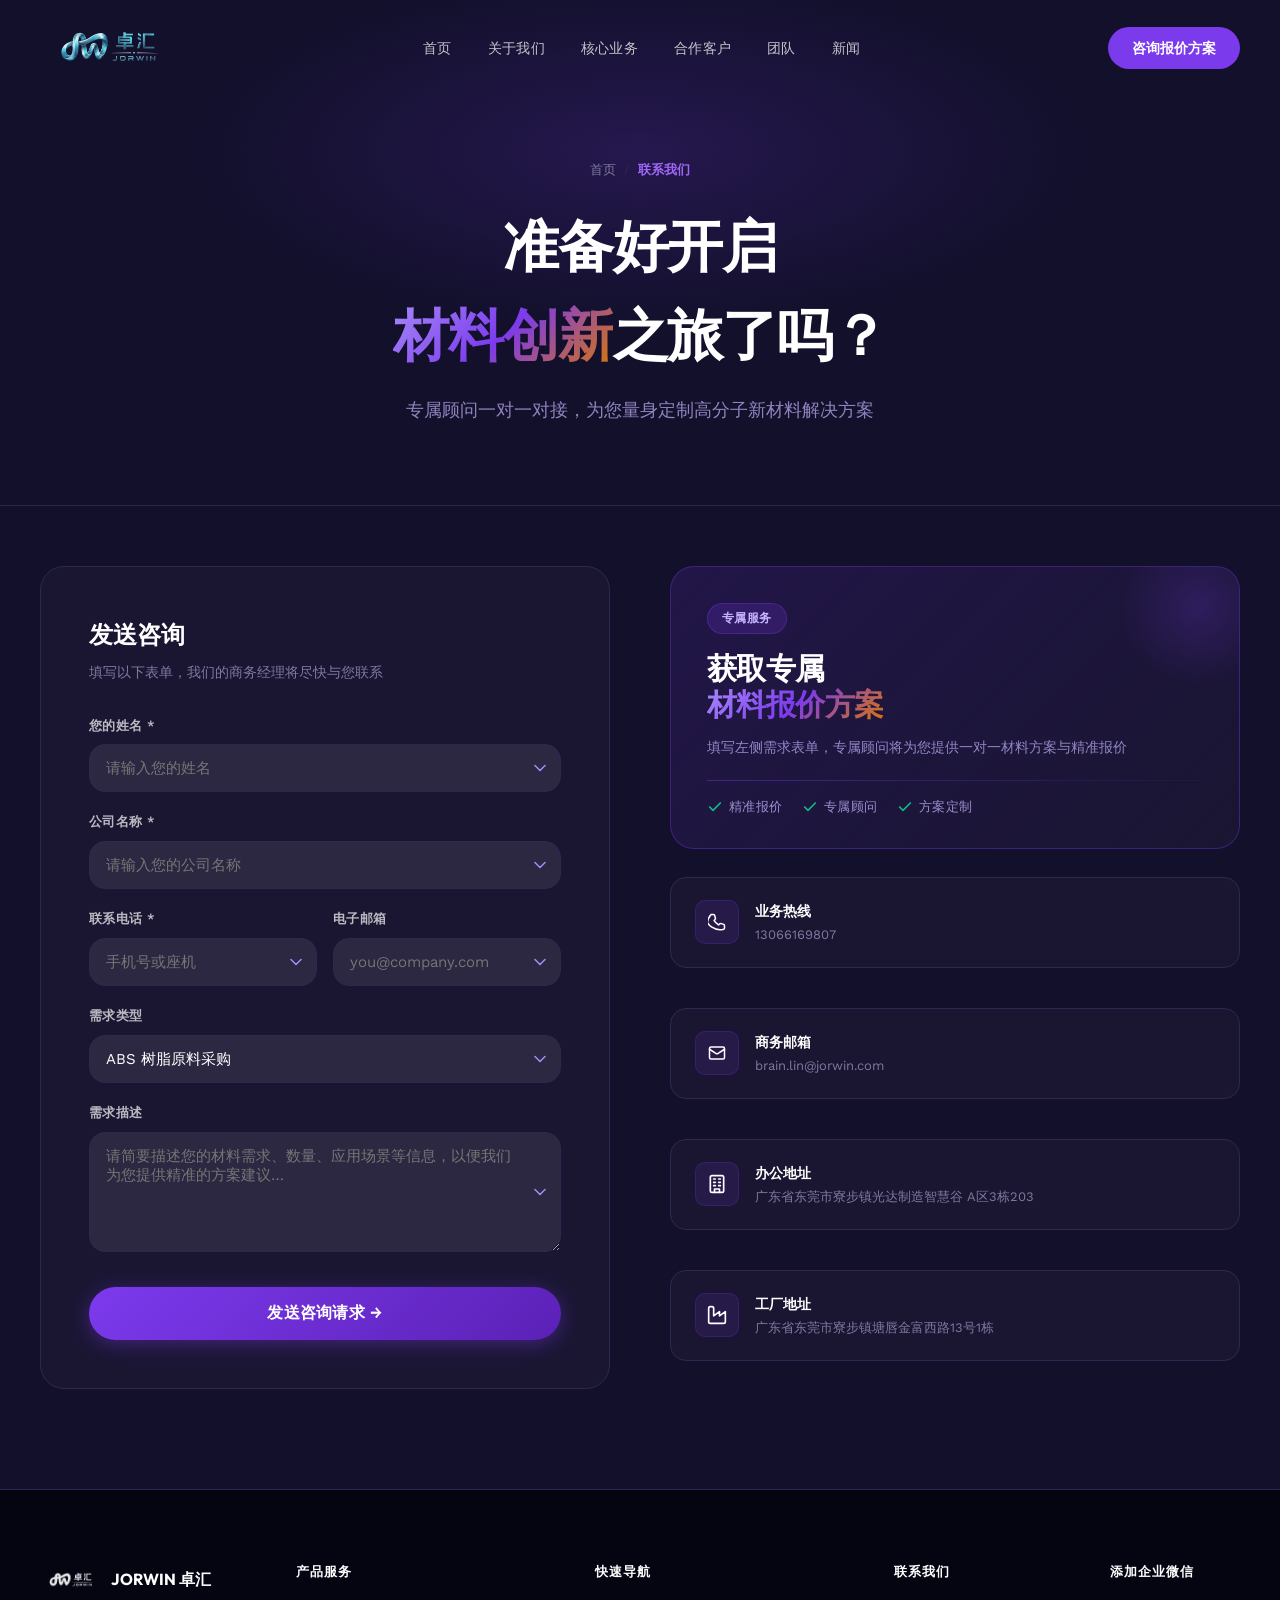
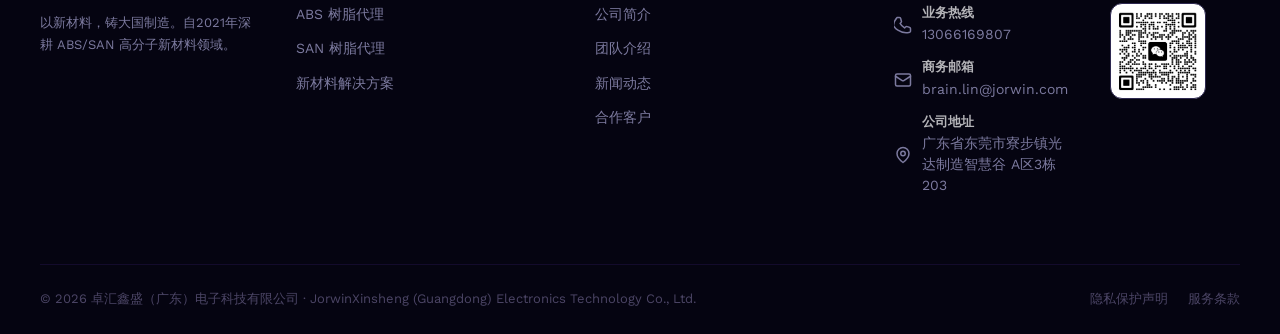
<file: contact.html>
<!DOCTYPE html>
<html lang="zh-CN">
<head>
  <meta charset="UTF-8">
  <meta name="viewport" content="width=device-width, initial-scale=1.0">
  <title>联系我们 — 卓汇 JORWIN</title>
  <meta name="description" content="联系卓汇JORWIN：业务热线、商务邮箱、公司地址。专属顾问一对一对接，为您提供高分子新材料解决方案。">
  <meta name="keywords" content="联系卓汇,材料报价,ABS树脂报价,SAN树脂采购,材料方案咨询">
  <link rel="stylesheet" href="style.css">
  <link rel="icon" type="image/svg+xml" href="favicon.svg">
  <meta property="og:title" content="联系我们 — 卓汇 JORWIN">
  <meta property="og:description" content="获取 ABS/SAN 新材料报价、技术支持与定制化解决方案。">
  <meta property="og:type" content="website">
  <meta property="og:site_name" content="卓汇 JORWIN">
  <meta property="og:locale" content="zh_CN">
  <meta name="twitter:card" content="summary_large_image">
</head>
<body>

<nav class="navbar scrolled" id="navbar">
  <div class="navbar-inner">
    <a href="index.html" class="nav-logo">
      <img src="assets/images/logo.png" alt="卓汇 JORWIN">
    </a>
    <ul class="nav-links" id="navLinks">
      <li><a href="index.html">首页</a></li>
      <li><a href="about.html">关于我们</a></li>
      <li><a href="business.html">核心业务</a></li>
      <li><a href="cases.html">合作客户</a></li>
      <li><a href="team.html">团队</a></li>
      <li><a href="news.html">新闻</a></li>
      </ul>
    <div class="nav-cta" id="navCta">
      <a href="contact.html" class="btn-nav btn-nav-primary">咨询报价方案</a>
    </div>
    <div class="nav-mobile-toggle" id="mobileToggle" aria-label="菜单">
      <span></span><span></span><span></span>
    </div>
  </div>
</nav>

<main>
<section class="page-hero">
  <div class="container">
    <div class="breadcrumb fade-up">
      <a href="index.html">首页</a><span class="sep">/</span><span class="current">联系我们</span>
    </div>
    <h1 class="page-hero-title fade-up">准备好开启<br><span class="gradient-text">材料创新</span>之旅了吗？</h1>
    <p class="page-hero-sub fade-up fade-up-delay-1">专属顾问一对一对接，为您量身定制高分子新材料解决方案</p>
  </div>
</section>

<section class="content-dark" style="padding-top:60px;">
  <div class="container">
    <div class="contact-page-grid fade-up">
      <!-- 联系表单 -->
      <div class="contact-form">
        <h3>发送咨询</h3>
        <p class="contact-form-sub">填写以下表单，我们的商务经理将尽快与您联系</p>
        <form id="contactForm" onsubmit="handleContactSubmit(event)">
          <div class="form-group">
            <label>您的姓名 *</label>
            <input type="text" name="name" placeholder="请输入您的姓名" required>
          </div>
          <div class="form-group">
            <label>公司名称 *</label>
            <input type="text" name="company" placeholder="请输入您的公司名称" required>
          </div>
          <div class="form-group" style="display:grid; grid-template-columns:1fr 1fr; gap:16px;">
            <div>
              <label>联系电话 *</label>
              <input type="tel" name="phone" placeholder="手机号或座机" required>
            </div>
            <div>
              <label>电子邮箱</label>
              <input type="email" name="email" placeholder="you@company.com">
            </div>
          </div>
          <div class="form-group">
            <label>需求类型</label>
            <select name="requirement_type">
              <option>ABS 树脂原料采购</option>
              <option>SAN 树脂原料采购</option>
              <option>新材料解决方案咨询</option>
              <option>技术合作/配方优化</option>
              <option>其他需求</option>
            </select>
          </div>
          <div class="form-group">
            <label>需求描述</label>
            <textarea name="description" placeholder="请简要描述您的材料需求、数量、应用场景等信息，以便我们为您提供精准的方案建议…" rows="4"></textarea>
          </div>
          <button type="submit" class="btn-primary" style="width:100%;justify-content:center;margin-top:8px;">发送咨询请求 →</button>
        </form>
      </div>

      <!-- 联系信息区域 -->
      <div class="contact-info-cards">
        <!-- Promo 描述区块 -->
        <div class="contact-promo-box">
          <span class="contact-promo-badge">专属服务</span>
          <h3>获取专属<br><span class="gradient-text">材料报价方案</span></h3>
          <p class="contact-promo-desc">填写左侧需求表单，专属顾问将为您提供一对一材料方案与精准报价</p>
          <div class="contact-promo-divider"></div>
          <div class="contact-promo-highlights">
            <span class="check-item"><svg width="16" height="16" viewBox="0 0 24 24" fill="none" stroke="#10B981" stroke-width="2.5" stroke-linecap="round" stroke-linejoin="round"><polyline points="20 6 9 17 4 12"/></svg> 精准报价</span>
            <span class="check-item"><svg width="16" height="16" viewBox="0 0 24 24" fill="none" stroke="#10B981" stroke-width="2.5" stroke-linecap="round" stroke-linejoin="round"><polyline points="20 6 9 17 4 12"/></svg> 专属顾问</span>
            <span class="check-item"><svg width="16" height="16" viewBox="0 0 24 24" fill="none" stroke="#10B981" stroke-width="2.5" stroke-linecap="round" stroke-linejoin="round"><polyline points="20 6 9 17 4 12"/></svg> 方案定制</span>
          </div>
        </div>

        <!-- 联系信息卡片组 -->
        <div class="contact-info-group">
          <div class="contact-info-card">
            <div class="contact-info-card-icon"><svg width="18" height="18" viewBox="0 0 24 24" fill="none" stroke="currentColor" stroke-width="2" stroke-linecap="round" stroke-linejoin="round"><path d="M22 16.92v3a2 2 0 0 1-2.18 2A19.79 19.79 0 0 1 5.19 18.85a19.5 19.5 0 0 1-6-6A19.79 19.79 0 0 1 4.11 2h3a2 2 0 0 1 2 1.72 12.84 12.84 0 0 0 .7 2.81 2 2 0 0 1-.45 2.11L8.09 9.91a16 16 0 0 0 6 6l1.27-1.27a2 2 0 0 1 2.11-.45 12.84 12.84 0 0 0 2.81.7A2 2 0 0 1 22 16.92z"/></svg></div>
            <div class="contact-info-card-body">
              <h4>业务热线</h4>
              <p>13066169807</p>
            </div>
          </div>
          <div class="contact-info-card">
            <div class="contact-info-card-icon"><svg width="18" height="18" viewBox="0 0 24 24" fill="none" stroke="currentColor" stroke-width="2" stroke-linecap="round" stroke-linejoin="round"><rect x="2" y="4" width="20" height="16" rx="2"/><path d="m22 7-8.97 5.7a1.94 1.94 0 0 1-2.06 0L2 7"/></svg></div>
            <div class="contact-info-card-body">
              <h4>商务邮箱</h4>
              <p>brain.lin@jorwin.com</p>
            </div>
          </div>
          <div class="contact-info-card">
            <div class="contact-info-card-icon"><svg width="20" height="20" viewBox="0 0 24 24" fill="none" stroke="currentColor" stroke-width="2" stroke-linecap="round" stroke-linejoin="round"><rect x="4" y="2" width="16" height="20" rx="2"/><path d="M9 22v-4h6v4"/><line x1="8" y1="6" x2="10" y2="6"/><line x1="8" y1="10" x2="10" y2="10"/><line x1="8" y1="14" x2="10" y2="14"/><line x1="14" y1="6" x2="16" y2="6"/><line x1="14" y1="10" x2="16" y2="10"/><line x1="14" y1="14" x2="16" y2="14"/></svg></div>
            <div class="contact-info-card-body">
              <h4>办公地址</h4>
              <p>广东省东莞市寮步镇光达制造智慧谷 A区3栋203</p>
            </div>
          </div>
          <div class="contact-info-card">
            <div class="contact-info-card-icon"><svg width="20" height="20" viewBox="0 0 24 24" fill="none" stroke="currentColor" stroke-width="2" stroke-linecap="round" stroke-linejoin="round"><path d="M2 20a2 2 0 0 0 2 2h16a2 2 0 0 0 2-2V8l-7 5V8l-7 5V4a2 2 0 0 0-2-2H4a2 2 0 0 0-2 2Z"/></svg></div>
            <div class="contact-info-card-body">
              <h4>工厂地址</h4>
              <p>广东省东莞市寮步镇塘唇金富西路13号1栋</p>
            </div>
          </div>
        </div>
      </div>
    </div>
  </div>
</section>

</main>

<footer class="footer">
  <div class="container">
          <div class="footer-top">
      <div class="footer-brand">
        <div class="footer-logo-wrap">
          <img src="assets/images/logo.png" alt="卓汇 JORWIN">
          <span class="footer-logo-text">JORWIN 卓汇</span>
        </div>
        <p class="footer-tagline">以新材料，铸大国制造。自2021年深耕 ABS/SAN 高分子新材料领域。</p>
        </div>
      <div class="footer-col">
        <div class="footer-col-title">产品服务</div>
        <div class="footer-links">
          <a href="business.html">ABS 树脂代理</a>
          <a href="business.html">SAN 树脂代理</a>
          <a href="business.html">新材料解决方案</a>
          </div>
      </div>
      <div class="footer-col">
        <div class="footer-col-title">快速导航</div>
        <div class="footer-links">
          <a href="about.html">公司简介</a>
          <a href="team.html">团队介绍</a>
          <a href="news.html">新闻动态</a>
          <a href="cases.html">合作客户</a>
        </div>
      </div>
      <div class="footer-col">
        <div class="footer-col-title">联系我们</div>
        <div class="footer-contact-item">
          <span class="footer-contact-icon footer-icon-svg"><svg width="18" height="18" viewBox="0 0 24 24" fill="none" stroke="currentColor" stroke-width="2" stroke-linecap="round" stroke-linejoin="round"><path d="M22 16.92v3a2 2 0 0 1-2.18 2A19.79 19.79 0 0 1 5.19 18.85a19.5 19.5 0 0 1-6-6A19.79 19.79 0 0 1 4.11 2h3a2 2 0 0 1 2 1.72 12.84 12.84 0 0 0 .7 2.81 2 2 0 0 1-.45 2.11L8.09 9.91a16 16 0 0 0 6 6l1.27-1.27a2 2 0 0 1 2.11-.45 12.84 12.84 0 0 0 2.81.7A2 2 0 0 1 22 16.92z"/></svg></span>
          <div class="footer-contact-text"><strong>业务热线</strong>13066169807</div>
        </div>
        <div class="footer-contact-item">
          <span class="footer-contact-icon footer-icon-svg"><svg width="18" height="18" viewBox="0 0 24 24" fill="none" stroke="currentColor" stroke-width="2" stroke-linecap="round" stroke-linejoin="round"><rect x="2" y="4" width="20" height="16" rx="2"/><path d="m22 7-8.97 5.7a1.94 1.94 0 0 1-2.06 0L2 7"/></svg></span>
          <div class="footer-contact-text"><strong>商务邮箱</strong>brain.lin@jorwin.com</div>
        </div>
        <div class="footer-contact-item">
          <span class="footer-contact-icon footer-icon-svg"><svg width="18" height="18" viewBox="0 0 24 24" fill="none" stroke="currentColor" stroke-width="2" stroke-linecap="round" stroke-linejoin="round"><path d="M20 10c0 6-8 12-8 12s-8-6-8-12a8 8 0 0 1 16 0Z"/><circle cx="12" cy="10" r="3"/></svg></span>
          <div class="footer-contact-text"><strong>公司地址</strong>广东省东莞市寮步镇光达制造智慧谷 A区3栋203</div>
        </div>
      </div>
      <div class="footer-qr-col">
        <div class="footer-col-title">添加企业微信</div>
        <div class="footer-qr-img">
          <img src="assets/images/qr-wechat-real.png" alt="微信二维码">
        </div>
      </div>
        </div>
    <div class="footer-bottom">
      <div class="footer-copyright">© <span id="copyright-year"></span> 卓汇鑫盛（广东）电子科技有限公司 · JorwinXinsheng (Guangdong) Electronics Technology Co., Ltd.</div>
      <div class="footer-legal">
        <a href="privacy.html" class="footer-legal-item">隐私保护声明</a><a href="terms.html" class="footer-legal-item">服务条款</a>
      </div>
    </div>
  </div>
</footer>

<!-- 提交成功弹窗 -->
<div id="submitModal" style="display:none;position:fixed;inset:0;z-index:9999;background:rgba(0,0,0,0.6);backdrop-filter:blur(6px);align-items:center;justify-content:center;">
  <div style="background:#1E1B4B;border:1px solid rgba(124,58,237,0.4);border-radius:24px;padding:48px 40px;max-width:480px;width:90%;text-align:center;position:relative;">
    <div class="modal-success-icon"><svg width="20" height="20" viewBox="0 0 24 24" fill="none" stroke="currentColor" stroke-width="2.5" stroke-linecap="round" stroke-linejoin="round"><polyline points="20 6 9 17 4 12"/></svg></div>
    <h3 style="font-family:'Outfit',sans-serif;font-size:24px;font-weight:800;color:#fff;margin-bottom:12px;">咨询已提交！</h3>
    <p style="font-size:15px;color:rgba(196,181,253,0.8);line-height:1.7;margin-bottom:28px;">感谢您的咨询，我们的专属商务顾问将尽快与您联系。<br>如需加急，可直接通过以下方式联系我们：</p>
    <div style="background:rgba(124,58,237,0.1);border:1px solid rgba(124,58,237,0.2);border-radius:14px;padding:20px;margin-bottom:24px;">
      <div style="font-size:14px;color:#C4B5FD;margin-bottom:8px;">业务热线 &nbsp; 13066169807</div>
      <div style="font-size:14px;color:#C4B5FD;">商务邮箱 &nbsp; brain.lin@jorwin.com</div>
    </div>
    <button onclick="document.getElementById('submitModal').style.display='none'" style="background:linear-gradient(135deg,#7C3AED,#6366F1);color:#fff;border:none;border-radius:9999px;padding:12px 36px;font-size:15px;font-weight:700;cursor:pointer;">好的，知道了</button>
  </div>
</div>

<!-- 提交错误弹窗 -->
<div id="errorModal" style="display:none;position:fixed;inset:0;z-index:9999;background:rgba(0,0,0,0.6);backdrop-filter:blur(6px);align-items:center;justify-content:center;">
  <div style="background:#1E1B4B;border:1px solid rgba(239,68,68,0.4);border-radius:24px;padding:40px 36px;max-width:460px;width:90%;text-align:center;position:relative;">
    <div style="width:56px;height:56px;border-radius:50%;background:rgba(239,68,68,0.15);display:flex;align-items:center;justify-content:center;margin:0 auto 16px;">
      <svg width="24" height="24" viewBox="0 0 24 24" fill="none" stroke="#EF4444" stroke-width="2.5" stroke-linecap="round" stroke-linejoin="round"><line x1="18" y1="6" x2="6" y2="18"/><line x1="6" y1="6" x2="18" y2="18"/></svg>
    </div>
    <h3 style="font-family:'Outfit',sans-serif;font-size:20px;font-weight:800;color:#fff;margin-bottom:8px;">提交失败</h3>
    <p id="errorMsg" style="font-size:14px;color:rgba(196,181,253,0.75);line-height:1.7;margin-bottom:24px;">请稍后重试或直接致电 13066169807</p>
    <button onclick="document.getElementById('errorModal').style.display='none'" style="background:linear-gradient(135deg,#7C3AED,#6366F1);color:#fff;border:none;border-radius:9999px;padding:12px 36px;font-size:15px;font-weight:700;cursor:pointer;">关闭</button>
  </div>
</div>

<script>
/* ============================================================
 * Supabase 后端接入（通过 Vercel Serverless Function 中转）
 * 凭证配置：Vercel 控制台 → Settings → Environment Variables
 * 前端代码完全干净安全，无需填写任何 key。
 * ============================================================ */

function showError(msg) {
  document.getElementById('errorMsg').textContent = msg;
  document.getElementById('errorModal').style.display = 'flex';
}

// 国际电话号码验证：支持 +86 13812345678、020-12345678 等格式
function isValidPhone(phone) {
  // 至少 7 个数字，允许 + - 空格和括号
  var digits = phone.replace(/[^\d]/g, '');
  if (digits.length < 7) return false;
  // 纯数字或以 + 开头的国际格式
  return /^[\d\s\-\+\(\)]{7,20}$/.test(phone);
}

async function handleContactSubmit(e) {
  e.preventDefault();
  var form = e.target;

  // 按 name 属性取值（稳健，不依赖 DOM 顺序）
  var name    = (form.querySelector('[name="name"]')||{}).value.trim();
  var company = (form.querySelector('[name="company"]')||{}).value.trim();
  var phone   = (form.querySelector('[name="phone"]')||{}).value.trim();
  var email   = (form.querySelector('[name="email"]')||{}).value.trim();
  var requirement_type = (form.querySelector('[name="requirement_type"]')||{}).value;
  var description = (form.querySelector('[name="description"]')||{}).value.trim();

  // 客户端验证
  if (!name)    { showError('请填写您的姓名'); return; }
  if (!company) { showError('请填写公司名称'); return; }
  if (!phone)   { showError('请填写联系电话'); return; }
  if (!isValidPhone(phone)) { showError('电话号码格式不正确，请填写有效的手机号或座机号（支持国际格式，如 +86 13812345678）'); return; }
  if (email && !/^[^\s@]+@[^\s@]+\.[^\s@]+$/.test(email)) { showError('邮箱格式不正确，请填写有效的电子邮箱地址'); return; }

  var btn = form.querySelector('button[type="submit"]');
  var btnText = btn.textContent;
  btn.textContent = '提交中…';
  btn.disabled = true;

  try {
    var response = await fetch('/api/submit', {
      method: 'POST',
      headers: { 'Content-Type': 'application/json' },
      body: JSON.stringify({ name:name, company:company, phone:phone, email:email, requirement_type:requirement_type, description:description })
    });
    var result = await response.json();

    if (response.ok && result.success) {
      document.getElementById('submitModal').style.display = 'flex';
      form.reset();
    } else {
      showError('提交失败，请稍后重试或直接致电 13066169807。' + (result.error ? '\n错误：' + result.error : ''));
    }
  } catch (err) {
    console.error('提交请求失败：', err);
    showError('网络异常，请稍后重试或直接致电 13066169807。');
  } finally {
    btn.textContent = btnText;
    btn.disabled = false;
  }
}
</script>
<script src="script.js"></script>
<script>document.getElementById("copyright-year")&&(document.getElementById("copyright-year").textContent=new Date().getFullYear())</script>
</body>
</html>
</file>
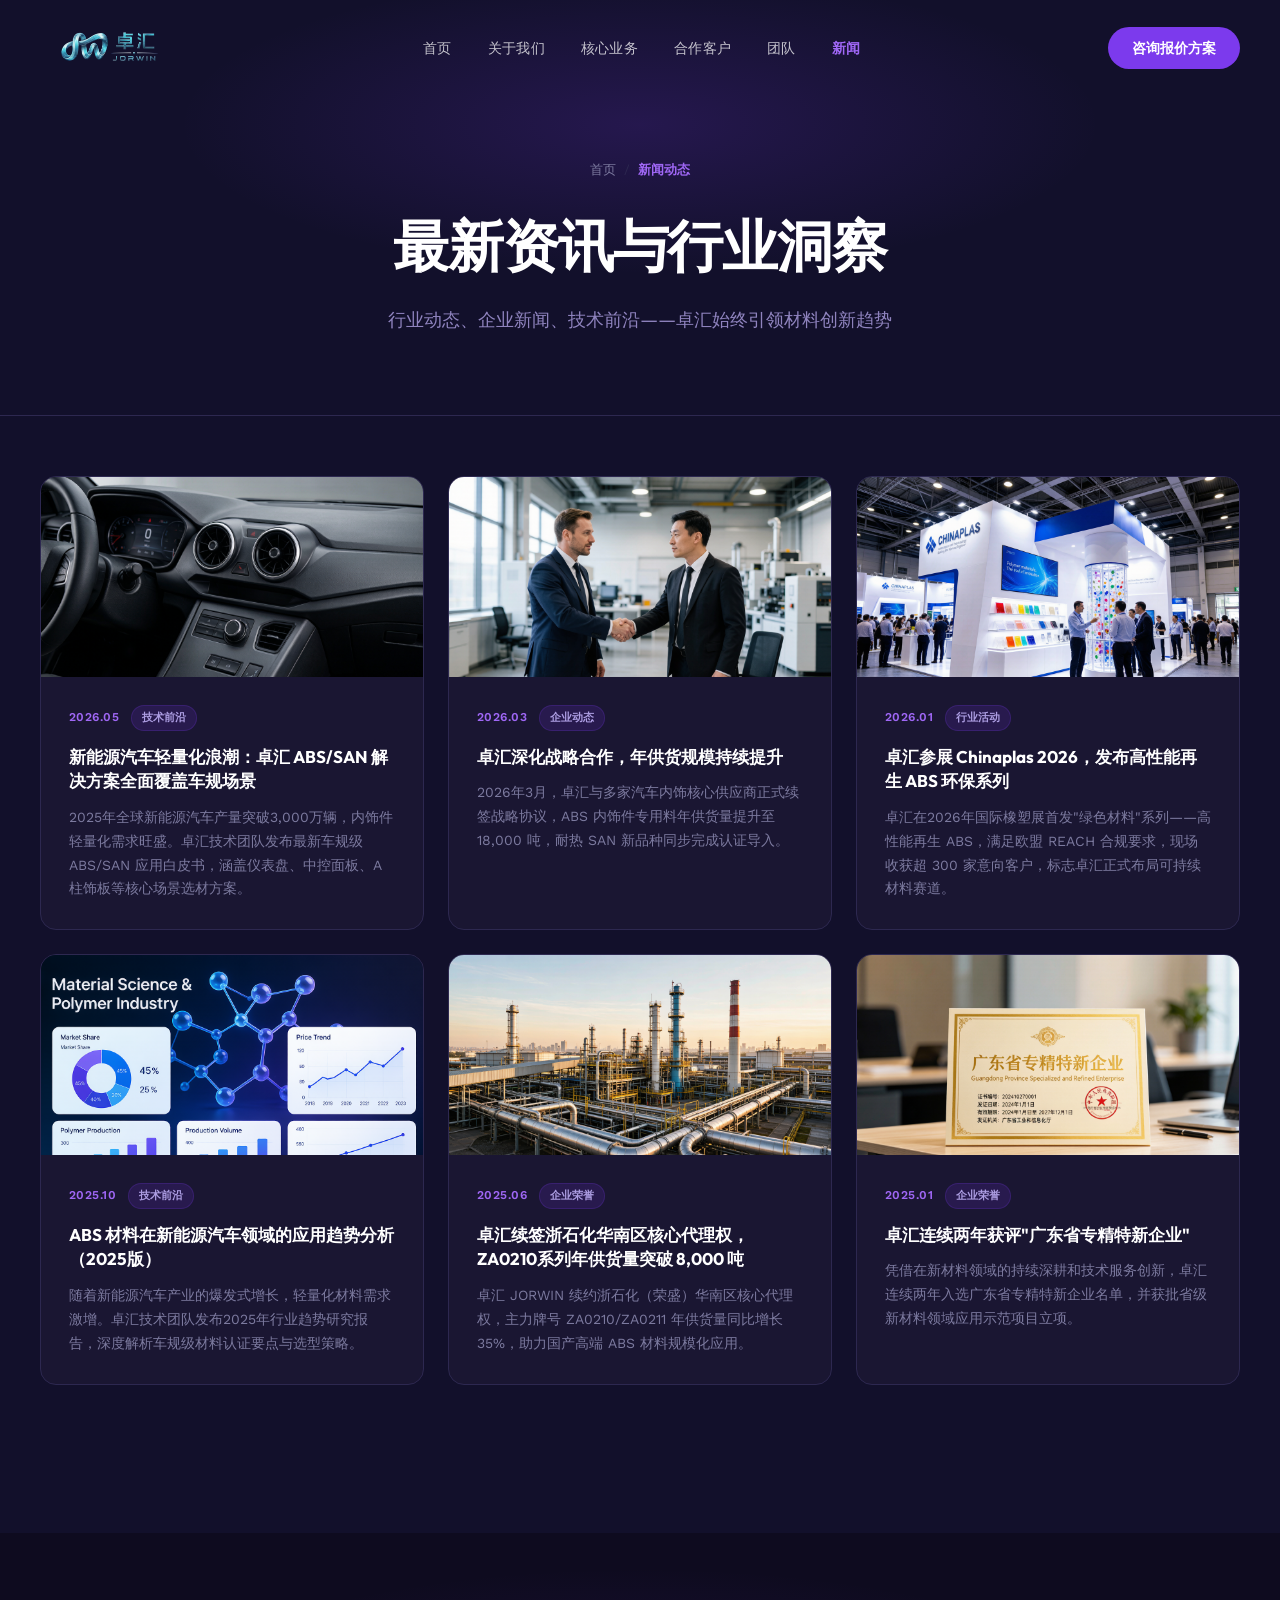
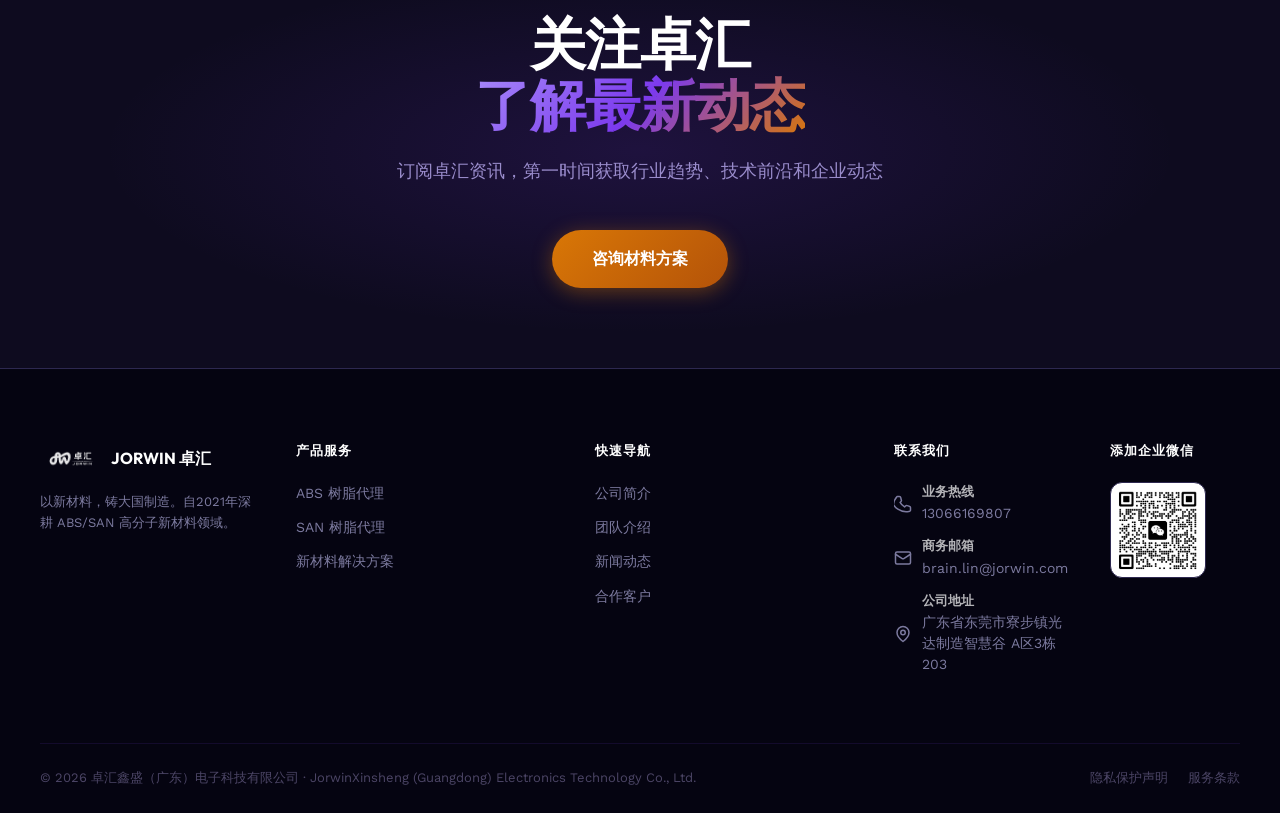
<file: news.html>
<!DOCTYPE html>
<html lang="zh-CN">
<head>
  <meta charset="UTF-8">
  <meta name="viewport" content="width=device-width, initial-scale=1.0">
  <title>新闻动态 — 卓汇 JORWIN</title>
  <meta name="description" content="卓汇最新动态：浙石化华南区核心代理签约、华东仓储中心扩建、Chinaplas 2026参展等企业新闻。">
  <meta name="keywords" content="新材料新闻,ABS行业动态,SAN市场行情,化工行业资讯,材料技术前沿">
  <link rel="stylesheet" href="style.css">
  <link rel="icon" type="image/svg+xml" href="favicon.svg">
  <meta property="og:title" content="新闻中心 — 新材料行业动态">
  <meta property="og:description" content="卓汇最新动态、ABS/SAN 行业资讯、高分子材料技术前沿。">
  <meta property="og:type" content="website">
  <meta property="og:site_name" content="卓汇 JORWIN">
  <meta property="og:locale" content="zh_CN">
  <meta name="twitter:card" content="summary_large_image">
</head>
<body>

<nav class="navbar scrolled" id="navbar">
  <div class="navbar-inner">
    <a href="index.html" class="nav-logo">
      <img src="assets/images/logo.png" alt="卓汇 JORWIN">
    </a>
    <ul class="nav-links" id="navLinks">
      <li><a href="index.html">首页</a></li>
      <li><a href="about.html">关于我们</a></li>
      <li><a href="business.html">核心业务</a></li>
      <li><a href="cases.html">合作客户</a></li>
      <li><a href="team.html">团队</a></li>
      <li><a href="news.html" class="nav-active">新闻</a></li>
      </ul>
    <div class="nav-cta" id="navCta">
      <a href="contact.html" class="btn-nav btn-nav-primary">咨询报价方案</a>
    </div>
    <div class="nav-mobile-toggle" id="mobileToggle" aria-label="菜单">
      <span></span><span></span><span></span>
    </div>
  </div>
</nav>

<main>
<section class="page-hero">
  <div class="container">
    <div class="breadcrumb fade-up">
      <a href="index.html">首页</a><span class="sep">/</span><span class="current">新闻动态</span>
    </div>
    <h1 class="page-hero-title fade-up">最新资讯与行业洞察</h1>
    <p class="page-hero-sub fade-up fade-up-delay-1">行业动态、企业新闻、技术前沿——卓汇始终引领材料创新趋势</p>
  </div>
</section>

<section class="content-dark" style="padding-top:60px;">
  <div class="container">
    <div class="news-grid fade-up">
      <div class="news-card fade-up-delay-1">
        <img src="assets/news/news-ev-lightweight.png" alt="新能源汽车轻量化" class="news-img">
        <div class="news-content">
          <div class="news-meta">
            <span class="news-date">2026.05</span>
            <span class="news-cat">技术前沿</span>
          </div>
          <h3 class="news-title">新能源汽车轻量化浪潮：卓汇 ABS/SAN 解决方案全面覆盖车规场景</h3>
          <p class="news-excerpt">2025年全球新能源汽车产量突破3,000万辆，内饰件轻量化需求旺盛。卓汇技术团队发布最新车规级 ABS/SAN 应用白皮书，涵盖仪表盘、中控面板、A柱饰板等核心场景选材方案。</p>
        </div>
      </div>
      <div class="news-card fade-up-delay-2">
        <img src="assets/news/news-cooperation.png" alt="战略合作" class="news-img">
        <div class="news-content">
          <div class="news-meta">
            <span class="news-date">2026.03</span>
            <span class="news-cat">企业动态</span>
          </div>
          <h3 class="news-title">卓汇深化战略合作，年供货规模持续提升</h3>
          <p class="news-excerpt">2026年3月，卓汇与多家汽车内饰核心供应商正式续签战略协议，ABS 内饰件专用料年供货量提升至 18,000 吨，耐热 SAN 新品种同步完成认证导入。</p>
        </div>
      </div>
      <div class="news-card fade-up-delay-3">
        <img src="assets/news/news-chinaplas.png" alt="Chinaplas 2026" class="news-img">
        <div class="news-content">
          <div class="news-meta">
            <span class="news-date">2026.01</span>
            <span class="news-cat">行业活动</span>
          </div>
          <h3 class="news-title">卓汇参展 Chinaplas 2026，发布高性能再生 ABS 环保系列</h3>
          <p class="news-excerpt">卓汇在2026年国际橡塑展首发"绿色材料"系列——高性能再生 ABS，满足欧盟 REACH 合规要求，现场收获超 300 家意向客户，标志卓汇正式布局可持续材料赛道。</p>
        </div>
      </div>
      <div class="news-card fade-up-delay-1">
        <img src="assets/news/news-trend-analysis.png" alt="趋势分析" class="news-img">
        <div class="news-content">
          <div class="news-meta">
            <span class="news-date">2025.10</span>
            <span class="news-cat">技术前沿</span>
          </div>
          <h3 class="news-title">ABS 材料在新能源汽车领域的应用趋势分析（2025版）</h3>
          <p class="news-excerpt">随着新能源汽车产业的爆发式增长，轻量化材料需求激增。卓汇技术团队发布2025年行业趋势研究报告，深度解析车规级材料认证要点与选型策略。</p>
        </div>
      </div>
      <div class="news-card fade-up-delay-2">
        <img src="assets/news/news-zpc-agency.png" alt="浙石化代理" class="news-img">
        <div class="news-content">
          <div class="news-meta">
            <span class="news-date">2025.06</span>
            <span class="news-cat">企业荣誉</span>
          </div>
          <h3 class="news-title">卓汇续签浙石化华南区核心代理权，ZA0210系列年供货量突破 8,000 吨</h3>
          <p class="news-excerpt">卓汇 JORWIN 续约浙石化（荣盛）华南区核心代理权，主力牌号 ZA0210/ZA0211 年供货量同比增长 35%，助力国产高端 ABS 材料规模化应用。</p>
        </div>
      </div>
      <div class="news-card fade-up-delay-3">
        <img src="assets/news/news-award.png" alt="专精特新企业" class="news-img">
        <div class="news-content">
          <div class="news-meta">
            <span class="news-date">2025.01</span>
            <span class="news-cat">企业荣誉</span>
          </div>
          <h3 class="news-title">卓汇连续两年获评"广东省专精特新企业"</h3>
          <p class="news-excerpt">凭借在新材料领域的持续深耕和技术服务创新，卓汇连续两年入选广东省专精特新企业名单，并获批省级新材料领域应用示范项目立项。</p>
        </div>
      </div>
    </div>
  </div>
</section>

<section class="cta">
  <div class="container">
    <div class="cta-inner fade-up">
      <h2 class="cta-headline">关注卓汇<br><span class="gradient-text">了解最新动态</span></h2>
      <p class="cta-sub">订阅卓汇资讯，第一时间获取行业趋势、技术前沿和企业动态</p>
      <div class="cta-actions">
        <a href="contact.html" class="btn-amber">咨询材料方案</a>
      </div>
    </div>
  </div>
</section>

</main>

<footer class="footer">
  <div class="container">
          <div class="footer-top">
      <div class="footer-brand">
        <div class="footer-logo-wrap">
          <img src="assets/images/logo.png" alt="卓汇 JORWIN">
          <span class="footer-logo-text">JORWIN 卓汇</span>
        </div>
        <p class="footer-tagline">以新材料，铸大国制造。自2021年深耕 ABS/SAN 高分子新材料领域。</p>
        </div>
      <div class="footer-col">
        <div class="footer-col-title">产品服务</div>
        <div class="footer-links">
          <a href="business.html">ABS 树脂代理</a>
          <a href="business.html">SAN 树脂代理</a>
          <a href="business.html">新材料解决方案</a>
          </div>
      </div>
      <div class="footer-col">
        <div class="footer-col-title">快速导航</div>
        <div class="footer-links">
          <a href="about.html">公司简介</a>
          <a href="team.html">团队介绍</a>
          <a href="news.html">新闻动态</a>
          <a href="cases.html">合作客户</a>
        </div>
      </div>
      <div class="footer-col">
        <div class="footer-col-title">联系我们</div>
        <div class="footer-contact-item">
          <span class="footer-contact-icon footer-icon-svg"><svg width="18" height="18" viewBox="0 0 24 24" fill="none" stroke="currentColor" stroke-width="2" stroke-linecap="round" stroke-linejoin="round"><path d="M22 16.92v3a2 2 0 0 1-2.18 2A19.79 19.79 0 0 1 5.19 18.85a19.5 19.5 0 0 1-6-6A19.79 19.79 0 0 1 4.11 2h3a2 2 0 0 1 2 1.72 12.84 12.84 0 0 0 .7 2.81 2 2 0 0 1-.45 2.11L8.09 9.91a16 16 0 0 0 6 6l1.27-1.27a2 2 0 0 1 2.11-.45 12.84 12.84 0 0 0 2.81.7A2 2 0 0 1 22 16.92z"/></svg></span>
          <div class="footer-contact-text"><strong>业务热线</strong>13066169807</div>
        </div>
        <div class="footer-contact-item">
          <span class="footer-contact-icon footer-icon-svg"><svg width="18" height="18" viewBox="0 0 24 24" fill="none" stroke="currentColor" stroke-width="2" stroke-linecap="round" stroke-linejoin="round"><rect x="2" y="4" width="20" height="16" rx="2"/><path d="m22 7-8.97 5.7a1.94 1.94 0 0 1-2.06 0L2 7"/></svg></span>
          <div class="footer-contact-text"><strong>商务邮箱</strong>brain.lin@jorwin.com</div>
        </div>
        <div class="footer-contact-item">
          <span class="footer-contact-icon footer-icon-svg"><svg width="18" height="18" viewBox="0 0 24 24" fill="none" stroke="currentColor" stroke-width="2" stroke-linecap="round" stroke-linejoin="round"><path d="M20 10c0 6-8 12-8 12s-8-6-8-12a8 8 0 0 1 16 0Z"/><circle cx="12" cy="10" r="3"/></svg></span>
          <div class="footer-contact-text"><strong>公司地址</strong>广东省东莞市寮步镇光达制造智慧谷 A区3栋203</div>
        </div>
      </div>
      <div class="footer-qr-col">
        <div class="footer-col-title">添加企业微信</div>
        <div class="footer-qr-img">
          <img src="assets/images/qr-wechat-real.png" alt="微信二维码">
        </div>
      </div>
        </div>
    <div class="footer-bottom">
      <div class="footer-copyright">© <span id="copyright-year"></span> 卓汇鑫盛（广东）电子科技有限公司 · JorwinXinsheng (Guangdong) Electronics Technology Co., Ltd.</div>
      <div class="footer-legal">
        <a href="privacy.html" class="footer-legal-item">隐私保护声明</a><a href="terms.html" class="footer-legal-item">服务条款</a>
      </div>
    </div>
  </div>
</footer>

<script src="script.js"></script>
<script>document.getElementById("copyright-year")&&(document.getElementById("copyright-year").textContent=new Date().getFullYear())</script>
</body>
</html>
</file>
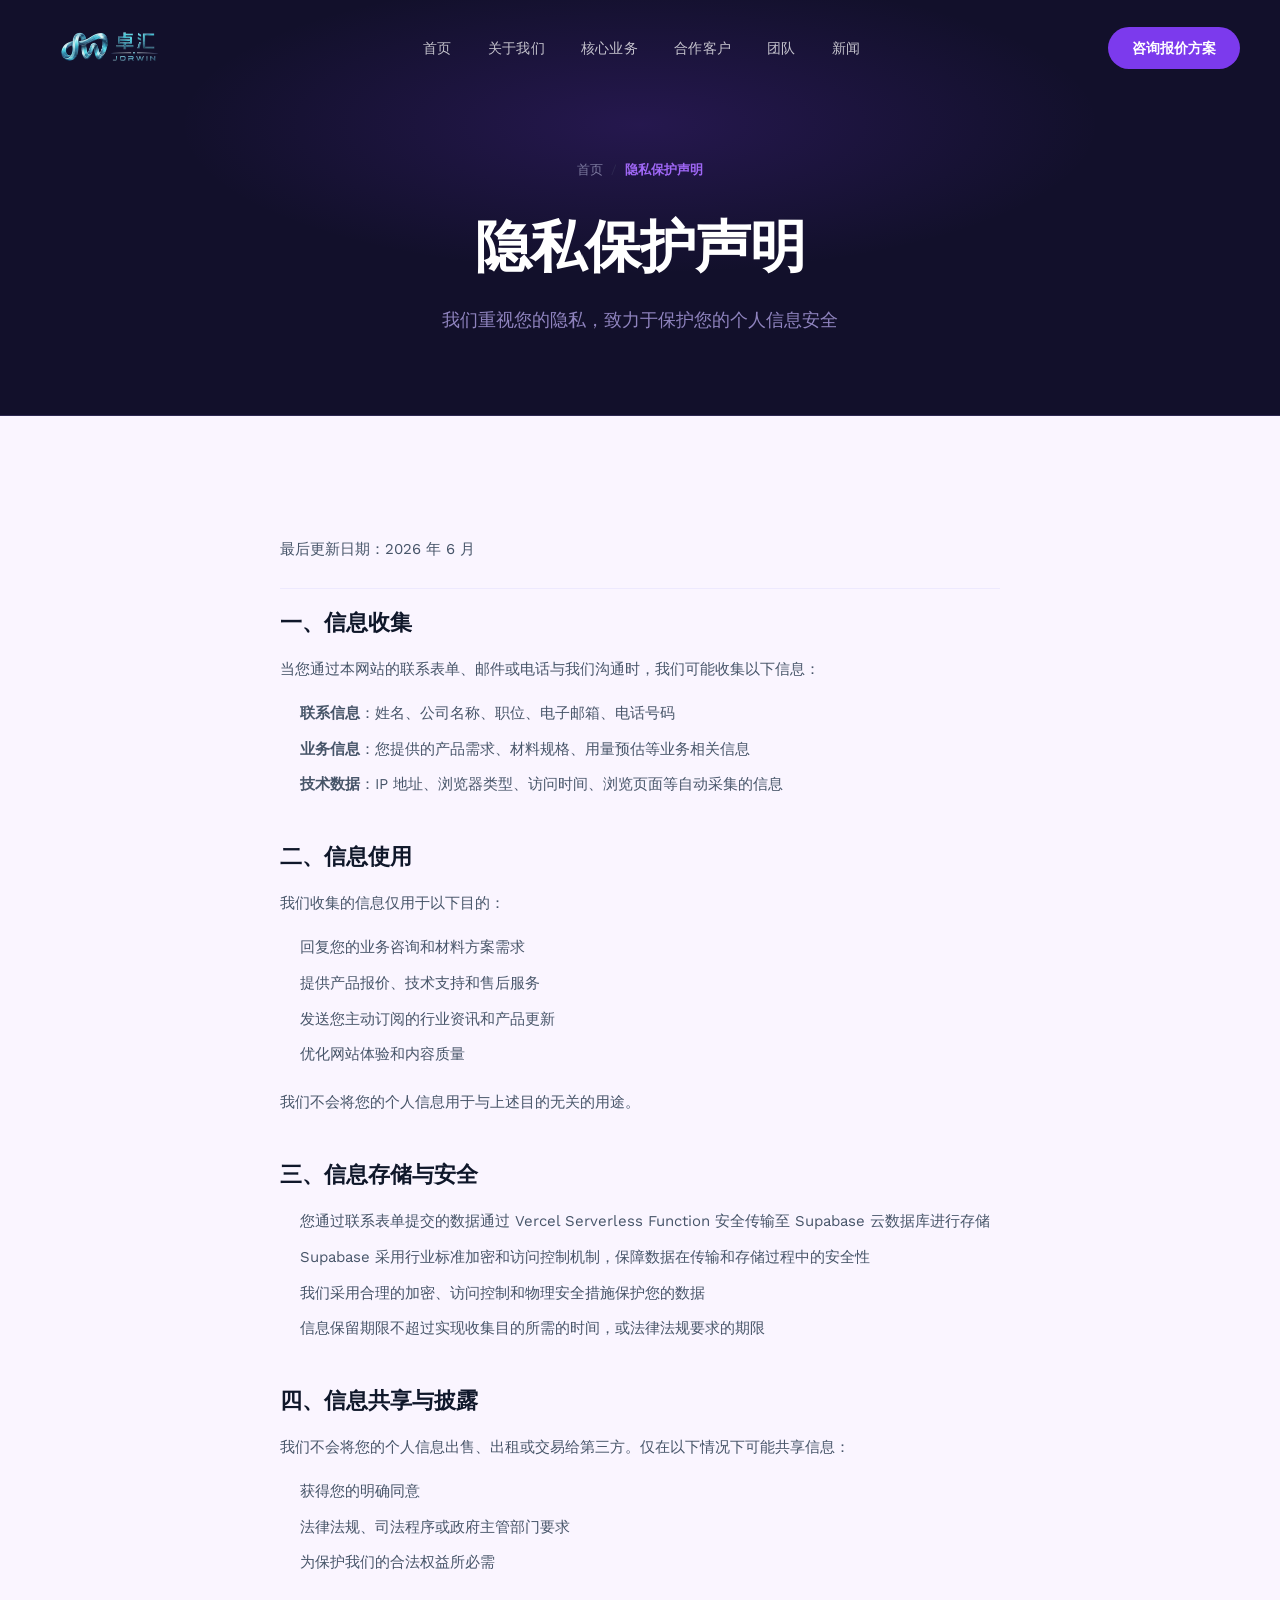
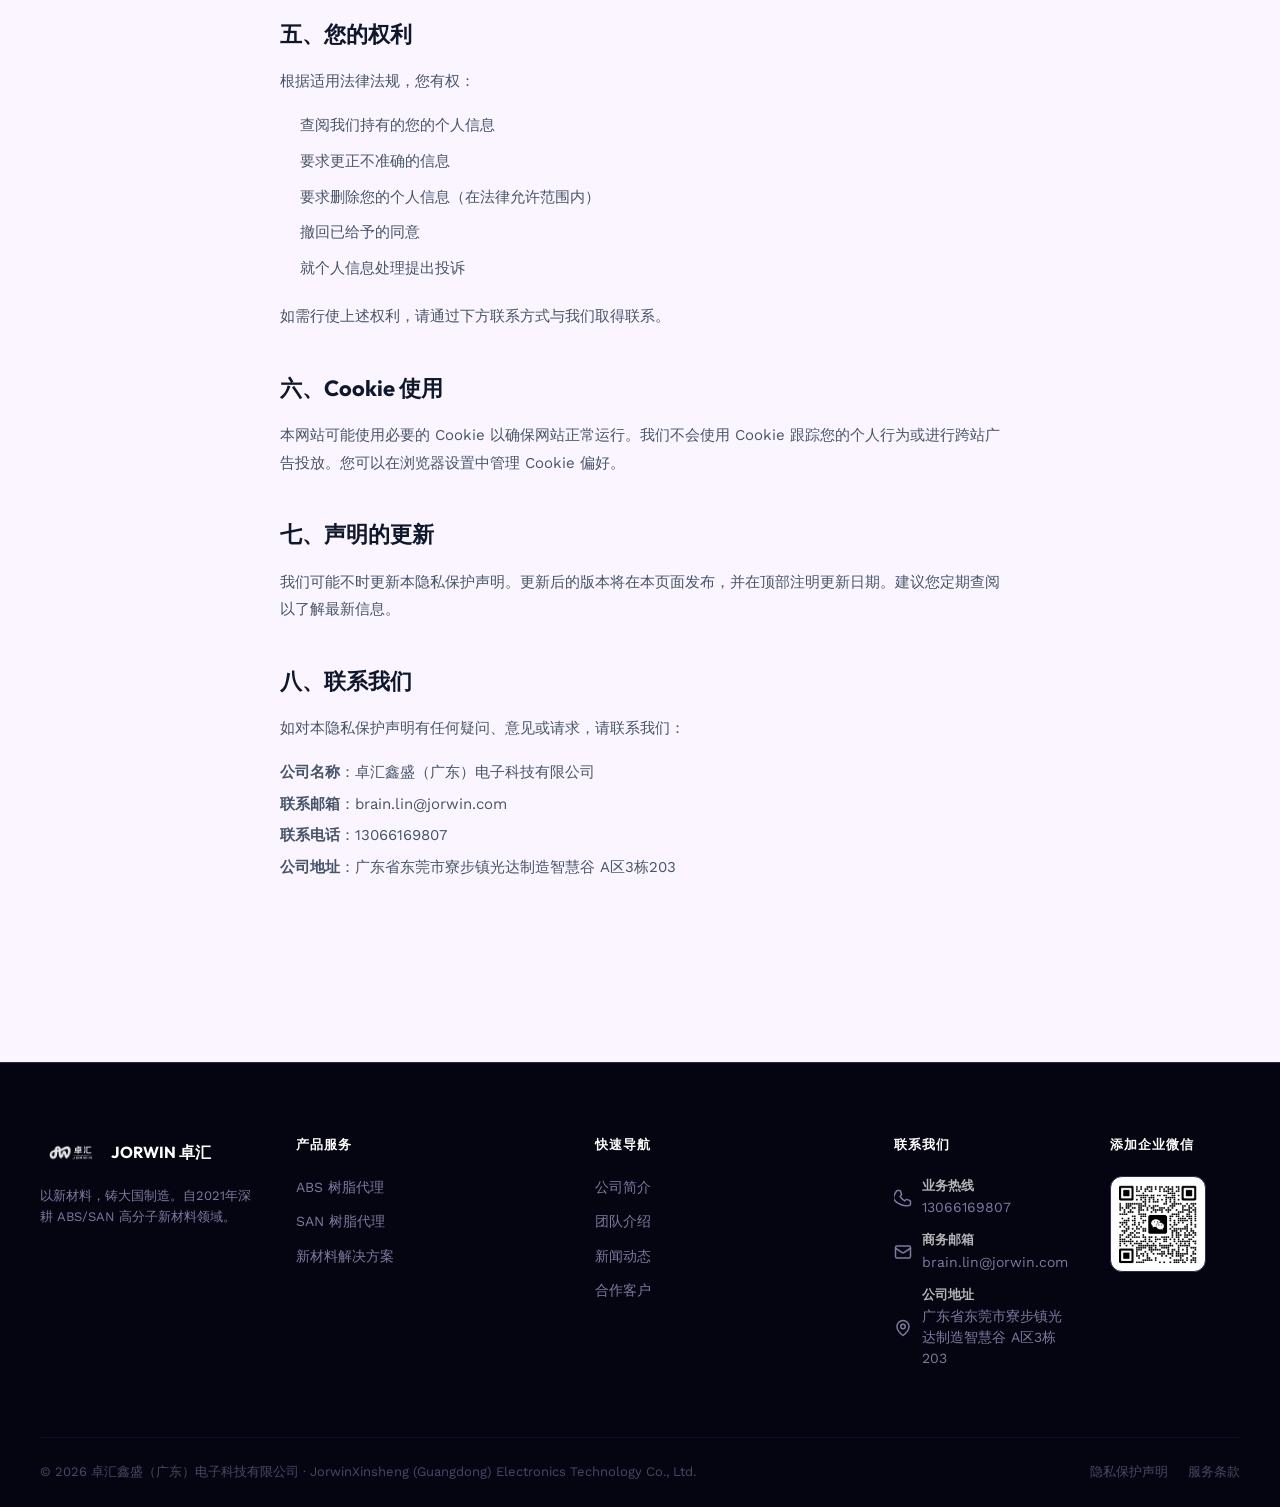
<file: privacy.html>
<!DOCTYPE html>
<html lang="zh-CN">
<head>
  <meta charset="UTF-8">
  <meta name="viewport" content="width=device-width, initial-scale=1.0">
  <title>隐私保护声明 — 卓汇 JORWIN</title>
  <meta name="description" content="卓汇隐私保护声明：我们如何收集、使用和保护您的个人信息。">
  <meta name="keywords" content="隐私保护,数据安全,个人信息保护,合规声明">
  <link rel="stylesheet" href="style.css">
  <link rel="icon" type="image/svg+xml" href="favicon.svg">
  <meta property="og:title" content="隐私声明 — 卓汇 JORWIN">
  <meta property="og:description" content="卓汇鑫盛隐私声明。">
  <meta property="og:type" content="website">
  <meta property="og:site_name" content="卓汇 JORWIN">
  <meta property="og:locale" content="zh_CN">
  <meta name="twitter:card" content="summary_large_image">
</head>
<body>

<nav class="navbar scrolled" id="navbar">
  <div class="navbar-inner">
    <a href="index.html" class="nav-logo">
      <img src="assets/images/logo.png" alt="卓汇 JORWIN">
    </a>
    <ul class="nav-links" id="navLinks">
      <li><a href="index.html">首页</a></li>
      <li><a href="about.html">关于我们</a></li>
      <li><a href="business.html">核心业务</a></li>
      <li><a href="cases.html">合作客户</a></li>
      <li><a href="team.html">团队</a></li>
      <li><a href="news.html">新闻</a></li>
      </ul>
    <div class="nav-cta" id="navCta">
      <a href="contact.html" class="btn-nav btn-nav-primary">咨询报价方案</a>
    </div>
    <div class="nav-mobile-toggle" id="mobileToggle" aria-label="菜单">
      <span></span><span></span><span></span>
    </div>
  </div>
</nav>

<main>
<section class="page-hero">
  <div class="container">
    <div class="breadcrumb fade-up">
      <a href="index.html">首页</a><span class="sep">/</span><span class="current">隐私保护声明</span>
    </div>
    <h1 class="page-hero-title fade-up">隐私保护声明</h1>
    <p class="page-hero-sub fade-up fade-up-delay-1">我们重视您的隐私，致力于保护您的个人信息安全</p>
  </div>
</section>

<section class="content-light">
  <div class="container" style="max-width:800px;">
    <div class="legal-content fade-up">
      <p class="legal-update">最后更新日期：2026 年 6 月</p>

      <h2>一、信息收集</h2>
      <p>当您通过本网站的联系表单、邮件或电话与我们沟通时，我们可能收集以下信息：</p>
      <ul>
        <li><strong>联系信息</strong>：姓名、公司名称、职位、电子邮箱、电话号码</li>
        <li><strong>业务信息</strong>：您提供的产品需求、材料规格、用量预估等业务相关信息</li>
        <li><strong>技术数据</strong>：IP 地址、浏览器类型、访问时间、浏览页面等自动采集的信息</li>
      </ul>

      <h2>二、信息使用</h2>
      <p>我们收集的信息仅用于以下目的：</p>
      <ul>
        <li>回复您的业务咨询和材料方案需求</li>
        <li>提供产品报价、技术支持和售后服务</li>
        <li>发送您主动订阅的行业资讯和产品更新</li>
        <li>优化网站体验和内容质量</li>
      </ul>
      <p>我们不会将您的个人信息用于与上述目的无关的用途。</p>

      <h2>三、信息存储与安全</h2>
      <ul>
        <li>您通过联系表单提交的数据通过 Vercel Serverless Function 安全传输至 Supabase 云数据库进行存储</li>
        <li>Supabase 采用行业标准加密和访问控制机制，保障数据在传输和存储过程中的安全性</li>
        <li>我们采用合理的加密、访问控制和物理安全措施保护您的数据</li>
        <li>信息保留期限不超过实现收集目的所需的时间，或法律法规要求的期限</li>
      </ul>

      <h2>四、信息共享与披露</h2>
      <p>我们不会将您的个人信息出售、出租或交易给第三方。仅在以下情况下可能共享信息：</p>
      <ul>
        <li>获得您的明确同意</li>
        <li>法律法规、司法程序或政府主管部门要求</li>
        <li>为保护我们的合法权益所必需</li>
      </ul>

      <h2>五、您的权利</h2>
      <p>根据适用法律法规，您有权：</p>
      <ul>
        <li>查阅我们持有的您的个人信息</li>
        <li>要求更正不准确的信息</li>
        <li>要求删除您的个人信息（在法律允许范围内）</li>
        <li>撤回已给予的同意</li>
        <li>就个人信息处理提出投诉</li>
      </ul>
      <p>如需行使上述权利，请通过下方联系方式与我们取得联系。</p>

      <h2>六、Cookie 使用</h2>
      <p>本网站可能使用必要的 Cookie 以确保网站正常运行。我们不会使用 Cookie 跟踪您的个人行为或进行跨站广告投放。您可以在浏览器设置中管理 Cookie 偏好。</p>

      <h2>七、声明的更新</h2>
      <p>我们可能不时更新本隐私保护声明。更新后的版本将在本页面发布，并在顶部注明更新日期。建议您定期查阅以了解最新信息。</p>

      <h2>八、联系我们</h2>
      <p>如对本隐私保护声明有任何疑问、意见或请求，请联系我们：</p>
      <ul class="legal-contact">
        <li><strong>公司名称</strong>：卓汇鑫盛（广东）电子科技有限公司</li>
        <li><strong>联系邮箱</strong>：brain.lin@jorwin.com</li>
        <li><strong>联系电话</strong>：13066169807</li>
        <li><strong>公司地址</strong>：广东省东莞市寮步镇光达制造智慧谷 A区3栋203</li>
      </ul>
    </div>
  </div>
</section>

</main>

<footer class="footer">
  <div class="container">
    <div class="footer-top">
      <div class="footer-brand">
        <div class="footer-logo-wrap">
          <img src="assets/images/logo.png" alt="卓汇 JORWIN">
          <span class="footer-logo-text">JORWIN 卓汇</span>
        </div>
        <p class="footer-tagline">以新材料，铸大国制造。自2021年深耕 ABS/SAN 高分子新材料领域。</p>
        </div>
      <div class="footer-col">
        <div class="footer-col-title">产品服务</div>
        <div class="footer-links">
          <a href="business.html">ABS 树脂代理</a>
          <a href="business.html">SAN 树脂代理</a>
          <a href="business.html">新材料解决方案</a>
          </div>
      </div>
      <div class="footer-col">
        <div class="footer-col-title">快速导航</div>
        <div class="footer-links">
          <a href="about.html">公司简介</a>
          <a href="team.html">团队介绍</a>
          <a href="news.html">新闻动态</a>
          <a href="cases.html">合作客户</a>
        </div>
      </div>
      <div class="footer-col">
        <div class="footer-col-title">联系我们</div>
        <div class="footer-contact-item">
          <span class="footer-contact-icon footer-icon-svg"><svg width="18" height="18" viewBox="0 0 24 24" fill="none" stroke="currentColor" stroke-width="2" stroke-linecap="round" stroke-linejoin="round"><path d="M22 16.92v3a2 2 0 0 1-2.18 2A19.79 19.79 0 0 1 5.19 18.85a19.5 19.5 0 0 1-6-6A19.79 19.79 0 0 1 4.11 2h3a2 2 0 0 1 2 1.72 12.84 12.84 0 0 0 .7 2.81 2 2 0 0 1-.45 2.11L8.09 9.91a16 16 0 0 0 6 6l1.27-1.27a2 2 0 0 1 2.11-.45 12.84 12.84 0 0 0 2.81.7A2 2 0 0 1 22 16.92z"/></svg></span>
          <div class="footer-contact-text"><strong>业务热线</strong>13066169807</div>
        </div>
        <div class="footer-contact-item">
          <span class="footer-contact-icon footer-icon-svg"><svg width="18" height="18" viewBox="0 0 24 24" fill="none" stroke="currentColor" stroke-width="2" stroke-linecap="round" stroke-linejoin="round"><rect x="2" y="4" width="20" height="16" rx="2"/><path d="m22 7-8.97 5.7a1.94 1.94 0 0 1-2.06 0L2 7"/></svg></span>
          <div class="footer-contact-text"><strong>商务邮箱</strong>brain.lin@jorwin.com</div>
        </div>
        <div class="footer-contact-item">
          <span class="footer-contact-icon footer-icon-svg"><svg width="18" height="18" viewBox="0 0 24 24" fill="none" stroke="currentColor" stroke-width="2" stroke-linecap="round" stroke-linejoin="round"><path d="M20 10c0 6-8 12-8 12s-8-6-8-12a8 8 0 0 1 16 0Z"/><circle cx="12" cy="10" r="3"/></svg></span>
          <div class="footer-contact-text"><strong>公司地址</strong>广东省东莞市寮步镇光达制造智慧谷 A区3栋203</div>
        </div>
      </div>
      <div class="footer-qr-col">
        <div class="footer-col-title">添加企业微信</div>
        <div class="footer-qr-img">
          <img src="assets/images/qr-wechat-real.png" alt="微信二维码">
        </div>
      </div>
    </div>
    <div class="footer-bottom">
      <div class="footer-copyright">&copy; <span id="copyright-year"></span> 卓汇鑫盛（广东）电子科技有限公司 &middot; JorwinXinsheng (Guangdong) Electronics Technology Co., Ltd.</div>
      <div class="footer-legal">
        <a href="privacy.html" class="footer-legal-item">隐私保护声明</a><a href="terms.html" class="footer-legal-item">服务条款</a>
      </div>
    </div>
  </div>
</footer>

<script src="script.js"></script>
<script>document.getElementById("copyright-year")&&(document.getElementById("copyright-year").textContent=new Date().getFullYear())</script>
</body>
</html>
</file>
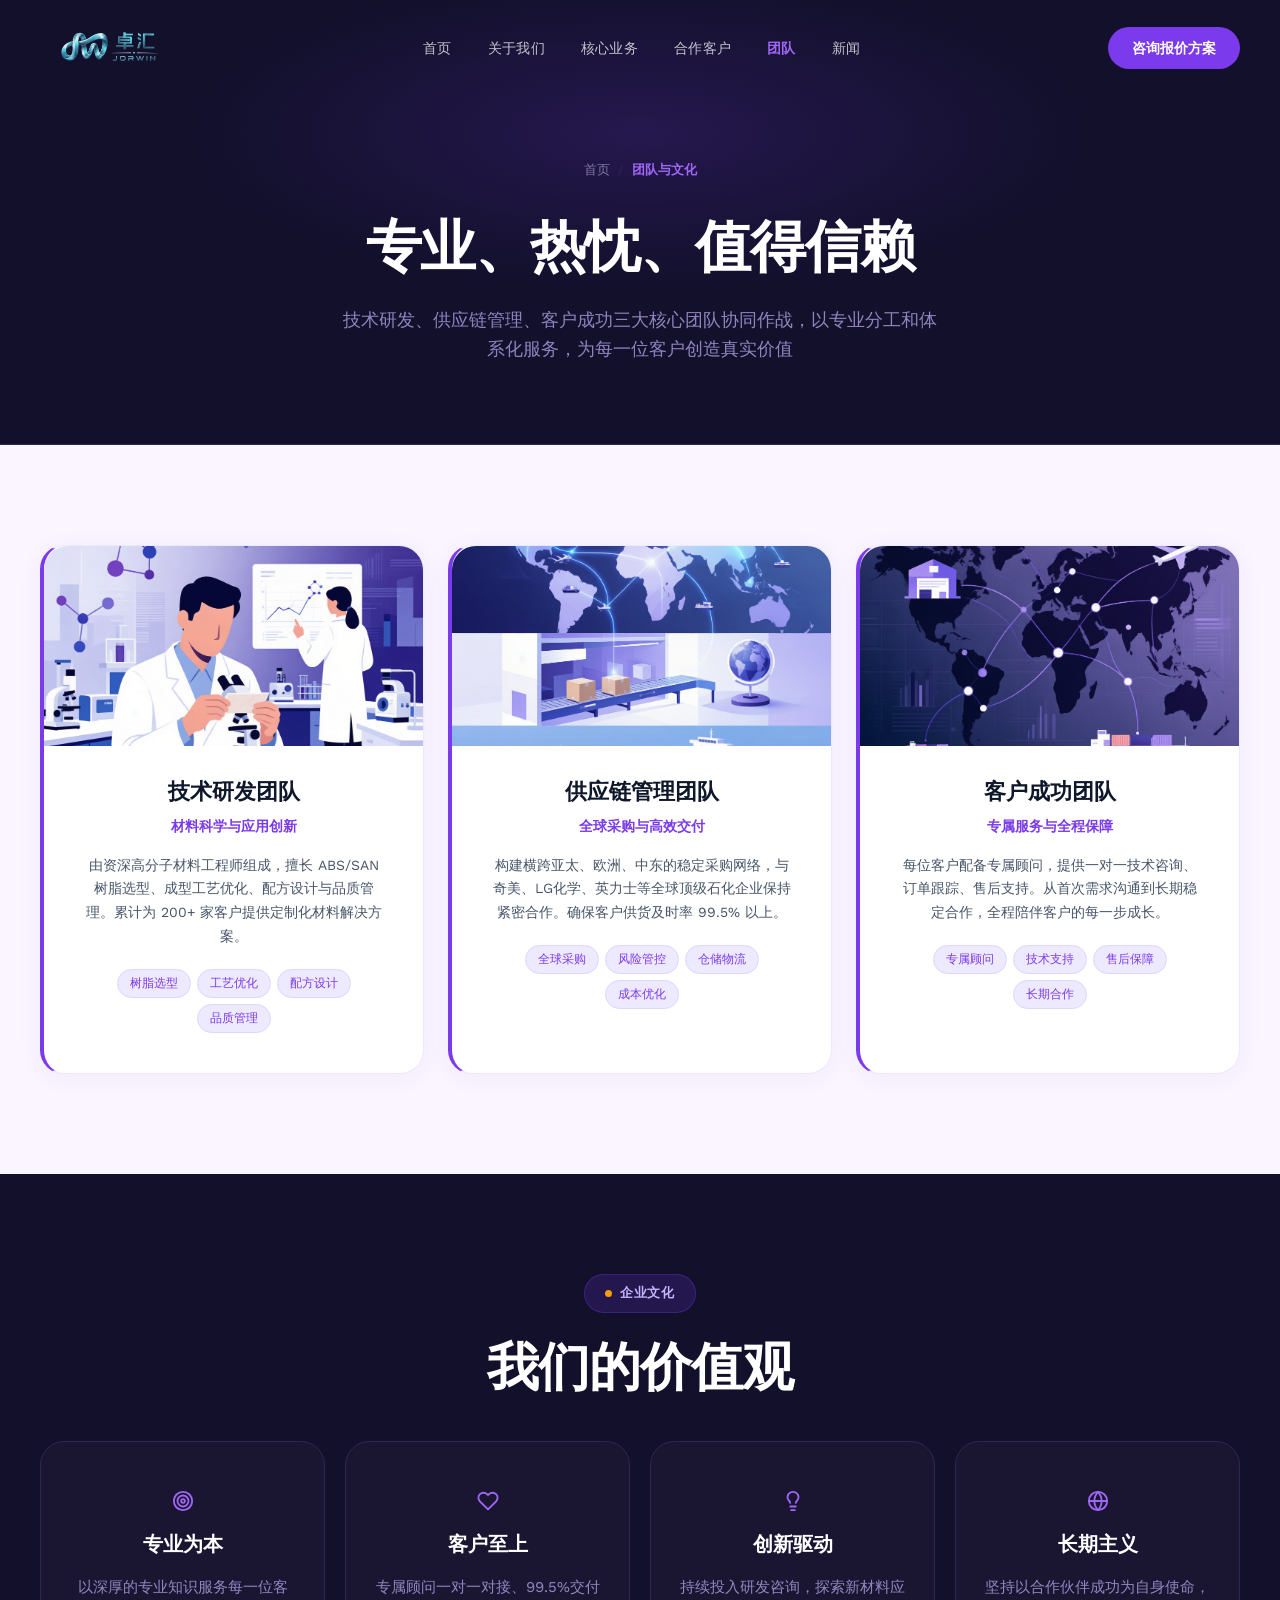
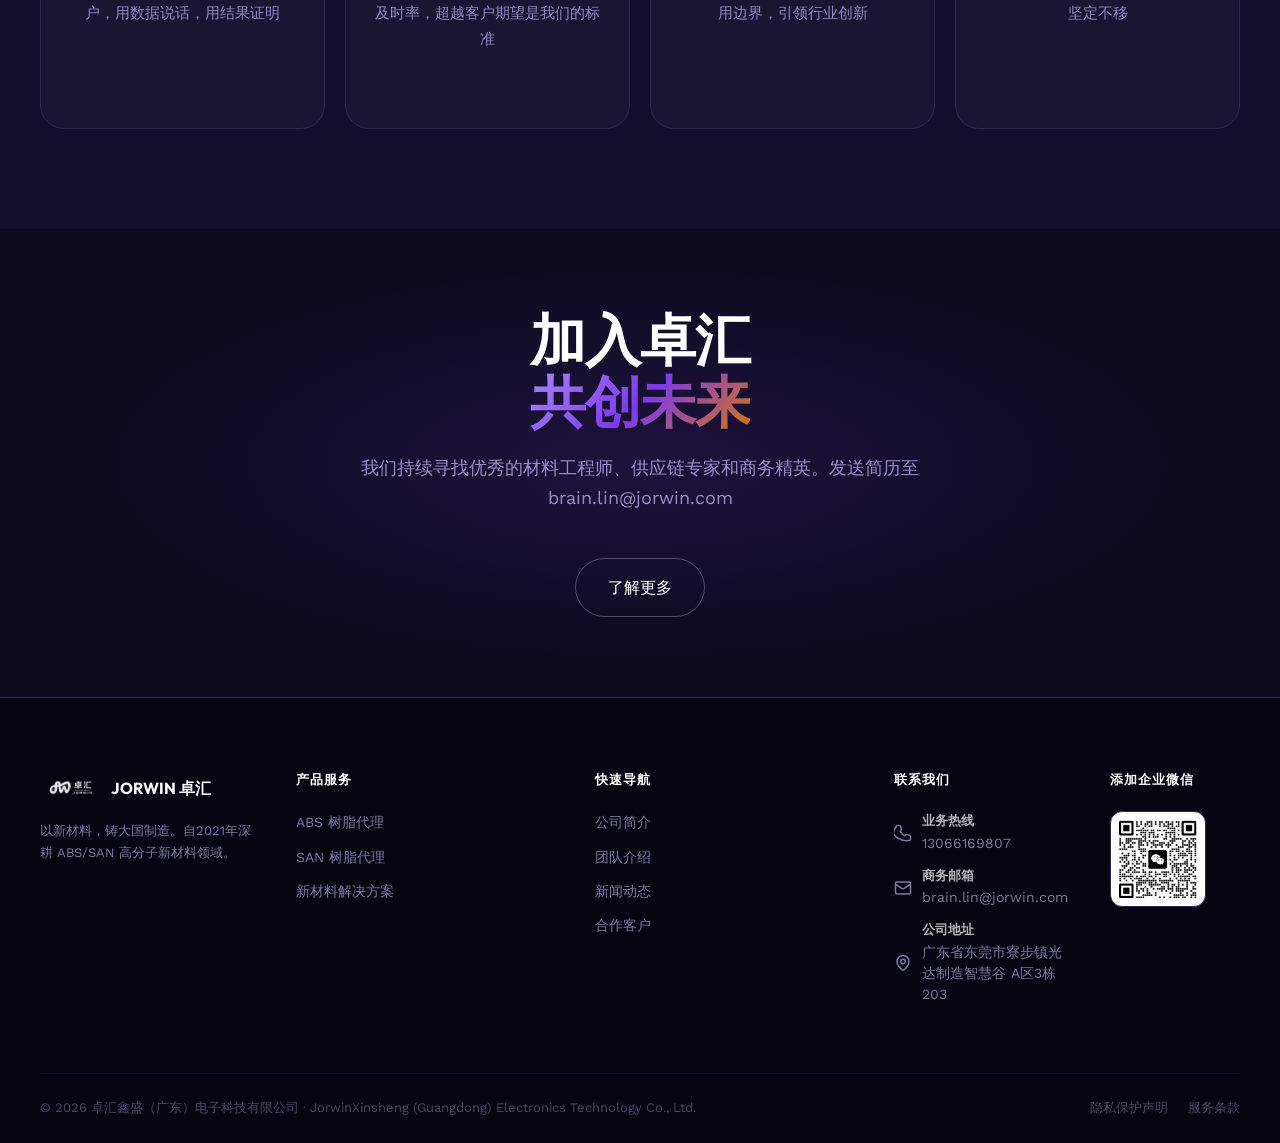
<file: team.html>
<!DOCTYPE html>
<html lang="zh-CN">
<head>
  <meta charset="UTF-8">
  <meta name="viewport" content="width=device-width, initial-scale=1.0">
  <title>团队与文化 — 卓汇 JORWIN</title>
  <meta name="description" content="卓汇核心团队：高分子材料专家、供应链管理精英、技术服务工程师。专业、热忱、值得信赖。">
  <meta name="keywords" content="卓汇团队,材料工程师,供应链管理,技术服务团队,高分子专家">
  <link rel="stylesheet" href="style.css">
  <link rel="icon" type="image/svg+xml" href="favicon.svg">
  <meta property="og:title" content="专业团队 — 材料专家的力量">
  <meta property="og:description" content="技术、销售、供应链三大核心团队，以材料科学驱动产业升级。">
  <meta property="og:type" content="website">
  <meta property="og:site_name" content="卓汇 JORWIN">
  <meta property="og:locale" content="zh_CN">
  <meta name="twitter:card" content="summary_large_image">
</head>
<body>

<nav class="navbar scrolled" id="navbar">
  <div class="navbar-inner">
    <a href="index.html" class="nav-logo">
      <img src="assets/images/logo.png" alt="卓汇 JORWIN">
    </a>
    <ul class="nav-links" id="navLinks">
      <li><a href="index.html">首页</a></li>
      <li><a href="about.html">关于我们</a></li>
      <li><a href="business.html">核心业务</a></li>
      <li><a href="cases.html">合作客户</a></li>
      <li><a href="team.html" class="nav-active">团队</a></li>
      <li><a href="news.html">新闻</a></li>
      </ul>
    <div class="nav-cta" id="navCta">
      <a href="contact.html" class="btn-nav btn-nav-primary">咨询报价方案</a>
    </div>
    <div class="nav-mobile-toggle" id="mobileToggle" aria-label="菜单">
      <span></span><span></span><span></span>
    </div>
  </div>
</nav>

<main>
<section class="page-hero">
  <div class="container">
    <div class="breadcrumb fade-up">
      <a href="index.html">首页</a><span class="sep">/</span><span class="current">团队与文化</span>
    </div>
    <h1 class="page-hero-title fade-up">专业、热忱、值得信赖</h1>
    <p class="page-hero-sub fade-up fade-up-delay-1">技术研发、供应链管理、客户成功三大核心团队协同作战，以专业分工和体系化服务，为每一位客户创造真实价值</p>
  </div>
</section>

<section class="content-light">
  <div class="container">
    <div class="team-grid fade-up">
      <div class="team-card team-capability-card fade-up-delay-1">
        <div class="team-capability-img"><img src="assets/images/team-rd.png" alt="技术研发团队"></div>
        <div class="team-name">技术研发团队</div>
        <div class="team-role">材料科学与应用创新</div>
        <p class="team-bio">由资深高分子材料工程师组成，擅长 ABS/SAN 树脂选型、成型工艺优化、配方设计与品质管理。累计为 200+ 家客户提供定制化材料解决方案。</p>
        <div class="team-expertise">
          <span class="expertise-tag">树脂选型</span>
          <span class="expertise-tag">工艺优化</span>
          <span class="expertise-tag">配方设计</span>
          <span class="expertise-tag">品质管理</span>
        </div>
      </div>
      <div class="team-card team-capability-card fade-up-delay-2">
        <div class="team-capability-img"><img src="assets/images/team-supplychain.png" alt="供应链管理团队"></div>
        <div class="team-name">供应链管理团队</div>
        <div class="team-role">全球采购与高效交付</div>
        <p class="team-bio">构建横跨亚太、欧洲、中东的稳定采购网络，与奇美、LG化学、英力士等全球顶级石化企业保持紧密合作。确保客户供货及时率 99.5% 以上。</p>
        <div class="team-expertise">
          <span class="expertise-tag">全球采购</span>
          <span class="expertise-tag">风险管控</span>
          <span class="expertise-tag">仓储物流</span>
          <span class="expertise-tag">成本优化</span>
        </div>
      </div>
      <div class="team-card team-capability-card fade-up-delay-3">
        <div class="team-capability-img"><img src="assets/images/team-customer.png" alt="客户成功团队"></div>
        <div class="team-name">客户成功团队</div>
        <div class="team-role">专属服务与全程保障</div>
        <p class="team-bio">每位客户配备专属顾问，提供一对一技术咨询、订单跟踪、售后支持。从首次需求沟通到长期稳定合作，全程陪伴客户的每一步成长。</p>
        <div class="team-expertise">
          <span class="expertise-tag">专属顾问</span>
          <span class="expertise-tag">技术支持</span>
          <span class="expertise-tag">售后保障</span>
          <span class="expertise-tag">长期合作</span>
        </div>
      </div>
    </div>
  </div>
</section>

<!-- 企业文化 -->
<section class="content-dark">
  <div class="container">
    <div class="section-header centered fade-up">
      <div class="section-badge badge-dark"><span class="dot"></span>企业文化</div>
      <h2 class="section-headline dark-headline">我们的价值观</h2>
    </div>
    <div class="biz-cards fade-up" style="grid-template-columns: repeat(4,1fr); gap:20px;">
      <div class="biz-card" style="text-align:center;padding:48px 24px;">
        <div class="culture-icon"><svg width="22" height="22" viewBox="0 0 24 24" fill="none" stroke="currentColor" stroke-width="2" stroke-linecap="round" stroke-linejoin="round"><circle cx="12" cy="12" r="10"/><circle cx="12" cy="12" r="6"/><circle cx="12" cy="12" r="2"/></svg></div>
        <div class="biz-card-title" style="font-size:20px;">专业为本</div>
        <div class="biz-card-desc">以深厚的专业知识服务每一位客户，用数据说话，用结果证明</div>
      </div>
      <div class="biz-card" style="text-align:center;padding:48px 24px;">
        <div class="culture-icon"><svg width="22" height="22" viewBox="0 0 24 24" fill="none" stroke="currentColor" stroke-width="2" stroke-linecap="round" stroke-linejoin="round"><path d="M20.84 4.61a5.5 5.5 0 0 0-7.78 0L12 5.67l-1.06-1.06a5.5 5.5 0 0 0-7.78 7.78l1.06 1.06L12 21.23l7.78-7.78 1.06-1.06a5.5 5.5 0 0 0 0-7.78z"/></svg></div>
        <div class="biz-card-title" style="font-size:20px;">客户至上</div>
        <div class="biz-card-desc">专属顾问一对一对接、99.5%交付及时率，超越客户期望是我们的标准</div>
      </div>
      <div class="biz-card" style="text-align:center;padding:48px 24px;">
        <div class="culture-icon"><svg width="22" height="22" viewBox="0 0 24 24" fill="none" stroke="currentColor" stroke-width="2" stroke-linecap="round" stroke-linejoin="round"><path d="M9 18h6"/><path d="M10 22h4"/><path d="M15.09 14c.18-.98.65-1.74 1.41-2.5A4.65 4.65 0 0 0 18 8 6 6 0 0 0 6 8c0 1 .23 2.23 1.5 3.5A4.61 4.61 0 0 1 8.91 14"/></svg></div>
        <div class="biz-card-title" style="font-size:20px;">创新驱动</div>
        <div class="biz-card-desc">持续投入研发咨询，探索新材料应用边界，引领行业创新</div>
      </div>
      <div class="biz-card" style="text-align:center;padding:48px 24px;">
        <div class="culture-icon"><svg width="22" height="22" viewBox="0 0 24 24" fill="none" stroke="currentColor" stroke-width="2" stroke-linecap="round" stroke-linejoin="round"><circle cx="12" cy="12" r="10"/><path d="M2 12h20"/><path d="M12 2a15.3 15.3 0 0 1 4 10 15.3 15.3 0 0 1-4 10 15.3 15.3 0 0 1-4-10 15.3 15.3 0 0 1 4-10z"/></svg></div>
        <div class="biz-card-title" style="font-size:20px;">长期主义</div>
        <div class="biz-card-desc">坚持以合作伙伴成功为自身使命，坚定不移</div>
      </div>
    </div>
  </div>
</section>

<section class="cta">
  <div class="container">
    <div class="cta-inner fade-up">
      <h2 class="cta-headline">加入卓汇<br><span class="gradient-text">共创未来</span></h2>
      <p class="cta-sub">我们持续寻找优秀的材料工程师、供应链专家和商务精英。发送简历至 brain.lin@jorwin.com</p>
      <div class="cta-actions">
        <a href="about.html" class="btn-secondary" style="border-color:rgba(255,255,255,0.25);color:#fff;">了解更多</a>
      </div>
    </div>
  </div>
</section>

</main>

<footer class="footer">
  <div class="container">
          <div class="footer-top">
      <div class="footer-brand">
        <div class="footer-logo-wrap">
          <img src="assets/images/logo.png" alt="卓汇 JORWIN">
          <span class="footer-logo-text">JORWIN 卓汇</span>
        </div>
        <p class="footer-tagline">以新材料，铸大国制造。自2021年深耕 ABS/SAN 高分子新材料领域。</p>
        </div>
      <div class="footer-col">
        <div class="footer-col-title">产品服务</div>
        <div class="footer-links">
          <a href="business.html">ABS 树脂代理</a>
          <a href="business.html">SAN 树脂代理</a>
          <a href="business.html">新材料解决方案</a>
          </div>
      </div>
      <div class="footer-col">
        <div class="footer-col-title">快速导航</div>
        <div class="footer-links">
          <a href="about.html">公司简介</a>
          <a href="team.html">团队介绍</a>
          <a href="news.html">新闻动态</a>
          <a href="cases.html">合作客户</a>
        </div>
      </div>
      <div class="footer-col">
        <div class="footer-col-title">联系我们</div>
        <div class="footer-contact-item">
          <span class="footer-contact-icon footer-icon-svg"><svg width="18" height="18" viewBox="0 0 24 24" fill="none" stroke="currentColor" stroke-width="2" stroke-linecap="round" stroke-linejoin="round"><path d="M22 16.92v3a2 2 0 0 1-2.18 2A19.79 19.79 0 0 1 5.19 18.85a19.5 19.5 0 0 1-6-6A19.79 19.79 0 0 1 4.11 2h3a2 2 0 0 1 2 1.72 12.84 12.84 0 0 0 .7 2.81 2 2 0 0 1-.45 2.11L8.09 9.91a16 16 0 0 0 6 6l1.27-1.27a2 2 0 0 1 2.11-.45 12.84 12.84 0 0 0 2.81.7A2 2 0 0 1 22 16.92z"/></svg></span>
          <div class="footer-contact-text"><strong>业务热线</strong>13066169807</div>
        </div>
        <div class="footer-contact-item">
          <span class="footer-contact-icon footer-icon-svg"><svg width="18" height="18" viewBox="0 0 24 24" fill="none" stroke="currentColor" stroke-width="2" stroke-linecap="round" stroke-linejoin="round"><rect x="2" y="4" width="20" height="16" rx="2"/><path d="m22 7-8.97 5.7a1.94 1.94 0 0 1-2.06 0L2 7"/></svg></span>
          <div class="footer-contact-text"><strong>商务邮箱</strong>brain.lin@jorwin.com</div>
        </div>
        <div class="footer-contact-item">
          <span class="footer-contact-icon footer-icon-svg"><svg width="18" height="18" viewBox="0 0 24 24" fill="none" stroke="currentColor" stroke-width="2" stroke-linecap="round" stroke-linejoin="round"><path d="M20 10c0 6-8 12-8 12s-8-6-8-12a8 8 0 0 1 16 0Z"/><circle cx="12" cy="10" r="3"/></svg></span>
          <div class="footer-contact-text"><strong>公司地址</strong>广东省东莞市寮步镇光达制造智慧谷 A区3栋203</div>
        </div>
      </div>
      <div class="footer-qr-col">
        <div class="footer-col-title">添加企业微信</div>
        <div class="footer-qr-img">
          <img src="assets/images/qr-wechat-real.png" alt="微信二维码">
        </div>
      </div>
        </div>
    <div class="footer-bottom">
      <div class="footer-copyright">© <span id="copyright-year"></span> 卓汇鑫盛（广东）电子科技有限公司 · JorwinXinsheng (Guangdong) Electronics Technology Co., Ltd.</div>
      <div class="footer-legal">
        <a href="privacy.html" class="footer-legal-item">隐私保护声明</a><a href="terms.html" class="footer-legal-item">服务条款</a>
      </div>
    </div>
  </div>
</footer>

<script src="script.js"></script>
<script>document.getElementById("copyright-year")&&(document.getElementById("copyright-year").textContent=new Date().getFullYear())</script>
</body>
</html>
</file>
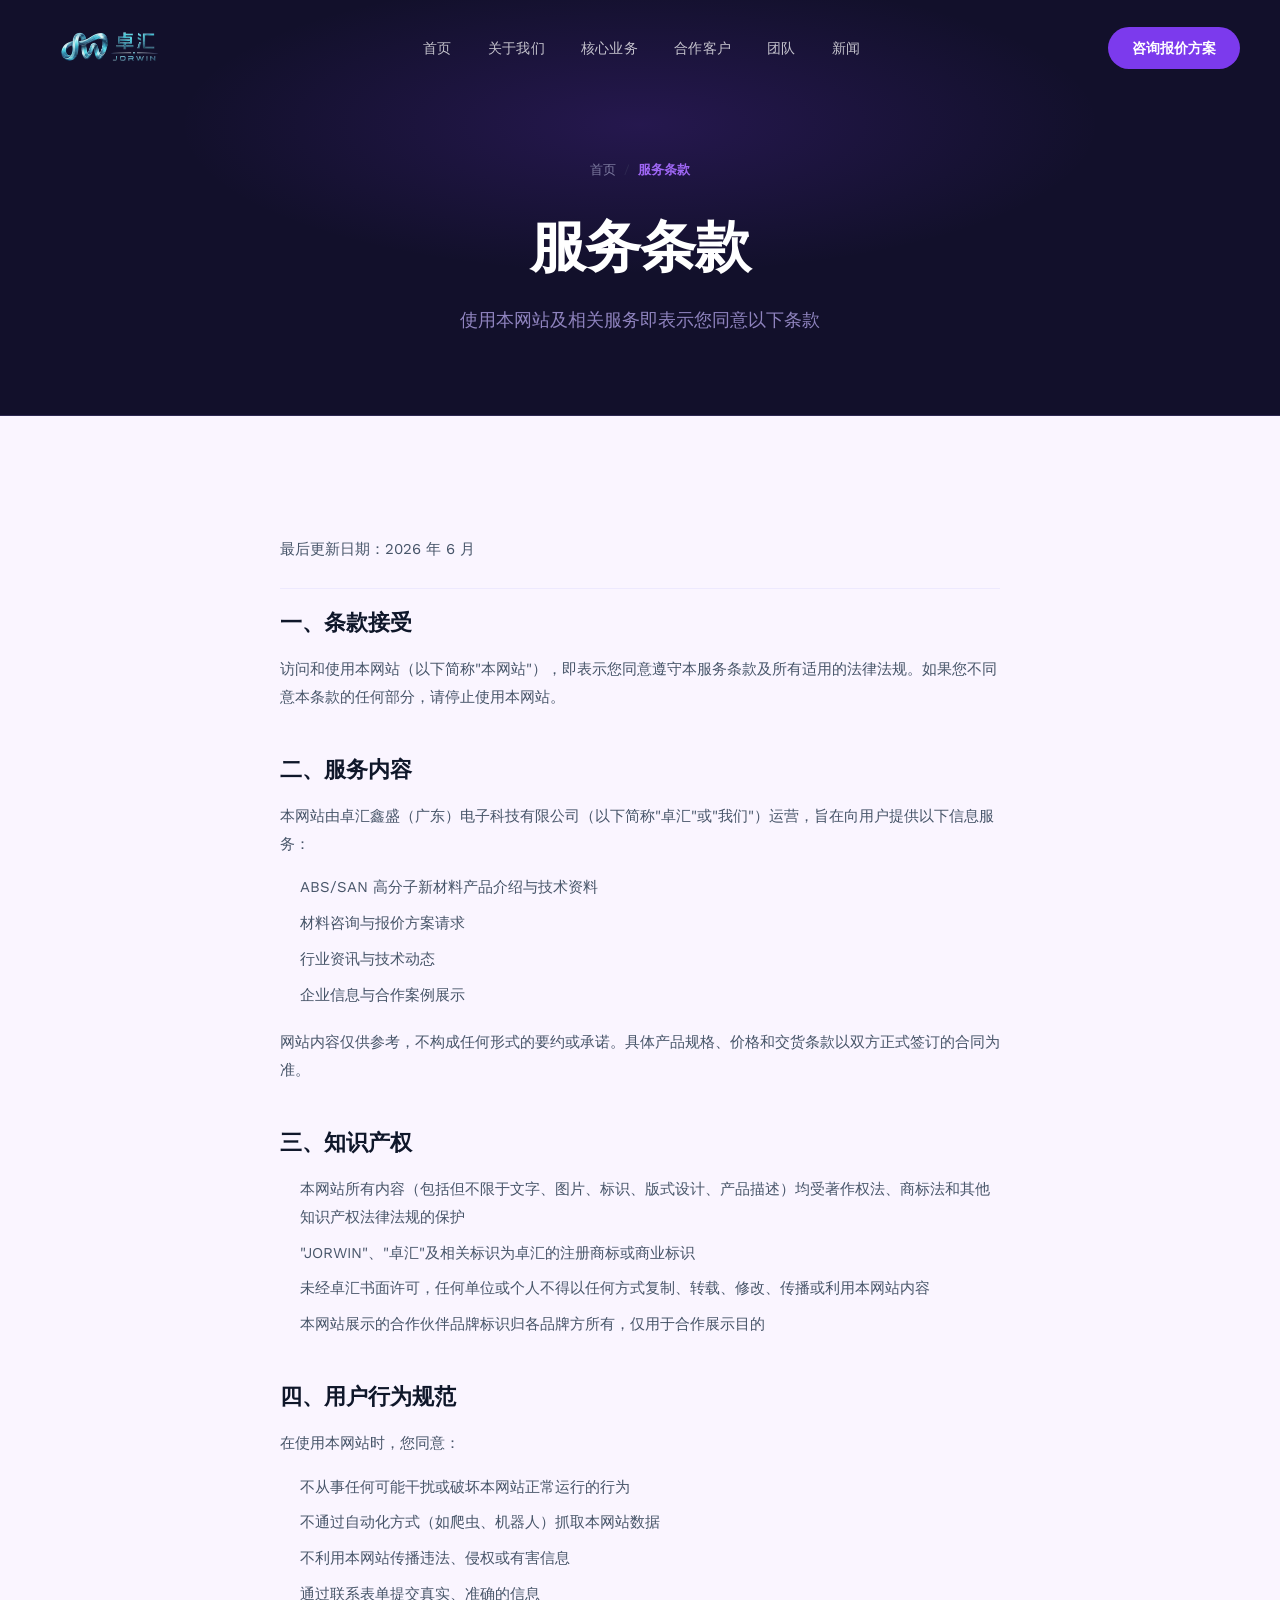
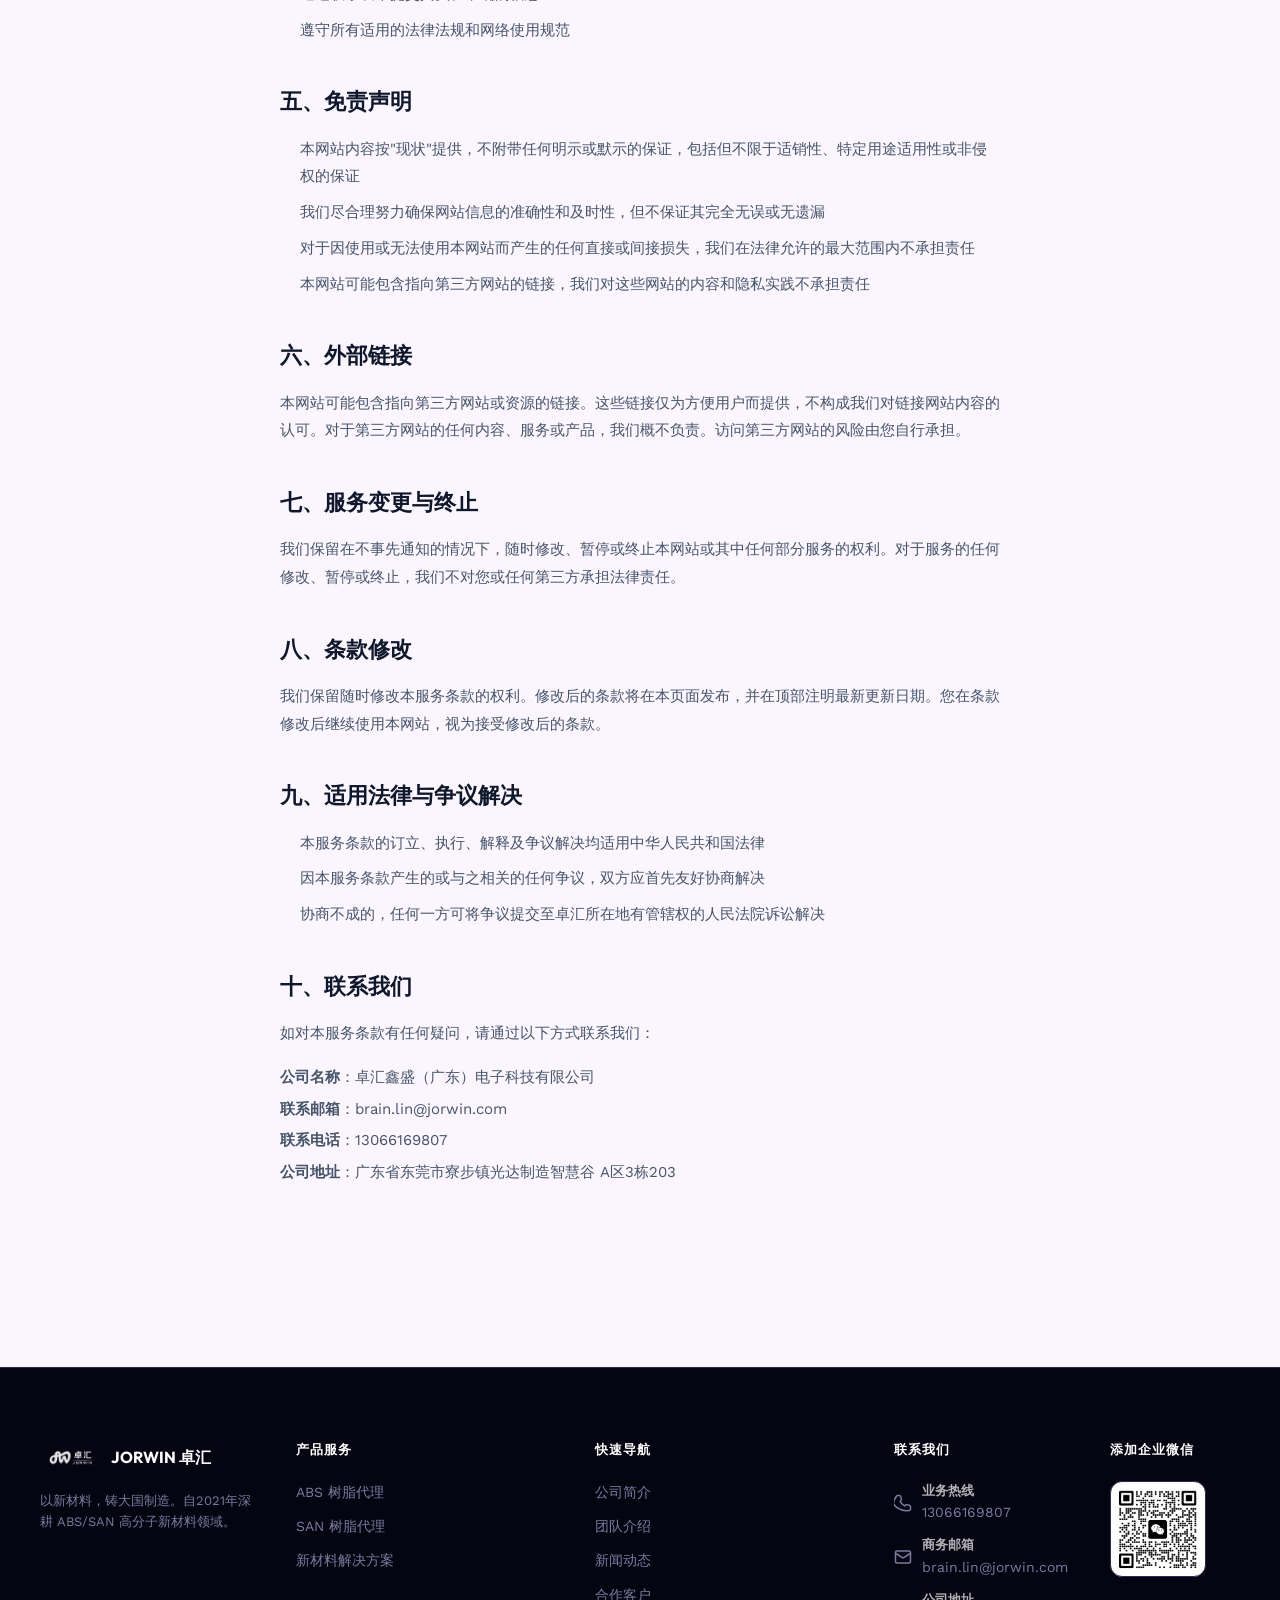
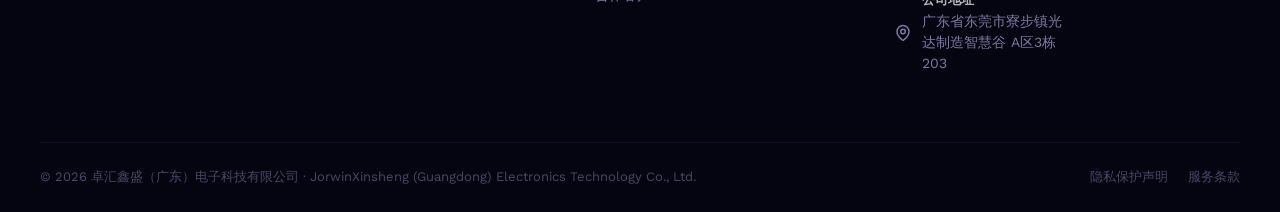
<file: terms.html>
<!DOCTYPE html>
<html lang="zh-CN">
<head>
  <meta charset="UTF-8">
  <meta name="viewport" content="width=device-width, initial-scale=1.0">
  <title>服务条款 — 卓汇 JORWIN</title>
  <meta name="description" content="卓汇网站服务条款：使用本网站即表示您同意以下条款和条件。">
  <meta name="keywords" content="服务条款,使用协议,法律声明">
  <link rel="stylesheet" href="style.css">
  <link rel="icon" type="image/svg+xml" href="favicon.svg">
  <meta property="og:title" content="服务条款 — 卓汇 JORWIN">
  <meta property="og:description" content="卓汇鑫盛服务条款。">
  <meta property="og:type" content="website">
  <meta property="og:site_name" content="卓汇 JORWIN">
  <meta property="og:locale" content="zh_CN">
  <meta name="twitter:card" content="summary_large_image">
</head>
<body>

<nav class="navbar scrolled" id="navbar">
  <div class="navbar-inner">
    <a href="index.html" class="nav-logo">
      <img src="assets/images/logo.png" alt="卓汇 JORWIN">
    </a>
    <ul class="nav-links" id="navLinks">
      <li><a href="index.html">首页</a></li>
      <li><a href="about.html">关于我们</a></li>
      <li><a href="business.html">核心业务</a></li>
      <li><a href="cases.html">合作客户</a></li>
      <li><a href="team.html">团队</a></li>
      <li><a href="news.html">新闻</a></li>
      </ul>
    <div class="nav-cta" id="navCta">
      <a href="contact.html" class="btn-nav btn-nav-primary">咨询报价方案</a>
    </div>
    <div class="nav-mobile-toggle" id="mobileToggle" aria-label="菜单">
      <span></span><span></span><span></span>
    </div>
  </div>
</nav>

<main>
<section class="page-hero">
  <div class="container">
    <div class="breadcrumb fade-up">
      <a href="index.html">首页</a><span class="sep">/</span><span class="current">服务条款</span>
    </div>
    <h1 class="page-hero-title fade-up">服务条款</h1>
    <p class="page-hero-sub fade-up fade-up-delay-1">使用本网站及相关服务即表示您同意以下条款</p>
  </div>
</section>

<section class="content-light">
  <div class="container" style="max-width:800px;">
    <div class="legal-content fade-up">
      <p class="legal-update">最后更新日期：2026 年 6 月</p>

      <h2>一、条款接受</h2>
      <p>访问和使用本网站（以下简称"本网站"），即表示您同意遵守本服务条款及所有适用的法律法规。如果您不同意本条款的任何部分，请停止使用本网站。</p>

      <h2>二、服务内容</h2>
      <p>本网站由卓汇鑫盛（广东）电子科技有限公司（以下简称"卓汇"或"我们"）运营，旨在向用户提供以下信息服务：</p>
      <ul>
        <li>ABS/SAN 高分子新材料产品介绍与技术资料</li>
        <li>材料咨询与报价方案请求</li>
        <li>行业资讯与技术动态</li>
        <li>企业信息与合作案例展示</li>
      </ul>
      <p>网站内容仅供参考，不构成任何形式的要约或承诺。具体产品规格、价格和交货条款以双方正式签订的合同为准。</p>

      <h2>三、知识产权</h2>
      <ul>
        <li>本网站所有内容（包括但不限于文字、图片、标识、版式设计、产品描述）均受著作权法、商标法和其他知识产权法律法规的保护</li>
        <li>"JORWIN"、"卓汇"及相关标识为卓汇的注册商标或商业标识</li>
        <li>未经卓汇书面许可，任何单位或个人不得以任何方式复制、转载、修改、传播或利用本网站内容</li>
        <li>本网站展示的合作伙伴品牌标识归各品牌方所有，仅用于合作展示目的</li>
      </ul>

      <h2>四、用户行为规范</h2>
      <p>在使用本网站时，您同意：</p>
      <ul>
        <li>不从事任何可能干扰或破坏本网站正常运行的行为</li>
        <li>不通过自动化方式（如爬虫、机器人）抓取本网站数据</li>
        <li>不利用本网站传播违法、侵权或有害信息</li>
        <li>通过联系表单提交真实、准确的信息</li>
        <li>遵守所有适用的法律法规和网络使用规范</li>
      </ul>

      <h2>五、免责声明</h2>
      <ul>
        <li>本网站内容按"现状"提供，不附带任何明示或默示的保证，包括但不限于适销性、特定用途适用性或非侵权的保证</li>
        <li>我们尽合理努力确保网站信息的准确性和及时性，但不保证其完全无误或无遗漏</li>
        <li>对于因使用或无法使用本网站而产生的任何直接或间接损失，我们在法律允许的最大范围内不承担责任</li>
        <li>本网站可能包含指向第三方网站的链接，我们对这些网站的内容和隐私实践不承担责任</li>
      </ul>

      <h2>六、外部链接</h2>
      <p>本网站可能包含指向第三方网站或资源的链接。这些链接仅为方便用户而提供，不构成我们对链接网站内容的认可。对于第三方网站的任何内容、服务或产品，我们概不负责。访问第三方网站的风险由您自行承担。</p>

      <h2>七、服务变更与终止</h2>
      <p>我们保留在不事先通知的情况下，随时修改、暂停或终止本网站或其中任何部分服务的权利。对于服务的任何修改、暂停或终止，我们不对您或任何第三方承担法律责任。</p>

      <h2>八、条款修改</h2>
      <p>我们保留随时修改本服务条款的权利。修改后的条款将在本页面发布，并在顶部注明最新更新日期。您在条款修改后继续使用本网站，视为接受修改后的条款。</p>

      <h2>九、适用法律与争议解决</h2>
      <ul>
        <li>本服务条款的订立、执行、解释及争议解决均适用中华人民共和国法律</li>
        <li>因本服务条款产生的或与之相关的任何争议，双方应首先友好协商解决</li>
        <li>协商不成的，任何一方可将争议提交至卓汇所在地有管辖权的人民法院诉讼解决</li>
      </ul>

      <h2>十、联系我们</h2>
      <p>如对本服务条款有任何疑问，请通过以下方式联系我们：</p>
      <ul class="legal-contact">
        <li><strong>公司名称</strong>：卓汇鑫盛（广东）电子科技有限公司</li>
        <li><strong>联系邮箱</strong>：brain.lin@jorwin.com</li>
        <li><strong>联系电话</strong>：13066169807</li>
        <li><strong>公司地址</strong>：广东省东莞市寮步镇光达制造智慧谷 A区3栋203</li>
      </ul>
    </div>
  </div>
</section>

</main>

<footer class="footer">
  <div class="container">
    <div class="footer-top">
      <div class="footer-brand">
        <div class="footer-logo-wrap">
          <img src="assets/images/logo.png" alt="卓汇 JORWIN">
          <span class="footer-logo-text">JORWIN 卓汇</span>
        </div>
        <p class="footer-tagline">以新材料，铸大国制造。自2021年深耕 ABS/SAN 高分子新材料领域。</p>
        </div>
      <div class="footer-col">
        <div class="footer-col-title">产品服务</div>
        <div class="footer-links">
          <a href="business.html">ABS 树脂代理</a>
          <a href="business.html">SAN 树脂代理</a>
          <a href="business.html">新材料解决方案</a>
          </div>
      </div>
      <div class="footer-col">
        <div class="footer-col-title">快速导航</div>
        <div class="footer-links">
          <a href="about.html">公司简介</a>
          <a href="team.html">团队介绍</a>
          <a href="news.html">新闻动态</a>
          <a href="cases.html">合作客户</a>
        </div>
      </div>
      <div class="footer-col">
        <div class="footer-col-title">联系我们</div>
        <div class="footer-contact-item">
          <span class="footer-contact-icon footer-icon-svg"><svg width="18" height="18" viewBox="0 0 24 24" fill="none" stroke="currentColor" stroke-width="2" stroke-linecap="round" stroke-linejoin="round"><path d="M22 16.92v3a2 2 0 0 1-2.18 2A19.79 19.79 0 0 1 5.19 18.85a19.5 19.5 0 0 1-6-6A19.79 19.79 0 0 1 4.11 2h3a2 2 0 0 1 2 1.72 12.84 12.84 0 0 0 .7 2.81 2 2 0 0 1-.45 2.11L8.09 9.91a16 16 0 0 0 6 6l1.27-1.27a2 2 0 0 1 2.11-.45 12.84 12.84 0 0 0 2.81.7A2 2 0 0 1 22 16.92z"/></svg></span>
          <div class="footer-contact-text"><strong>业务热线</strong>13066169807</div>
        </div>
        <div class="footer-contact-item">
          <span class="footer-contact-icon footer-icon-svg"><svg width="18" height="18" viewBox="0 0 24 24" fill="none" stroke="currentColor" stroke-width="2" stroke-linecap="round" stroke-linejoin="round"><rect x="2" y="4" width="20" height="16" rx="2"/><path d="m22 7-8.97 5.7a1.94 1.94 0 0 1-2.06 0L2 7"/></svg></span>
          <div class="footer-contact-text"><strong>商务邮箱</strong>brain.lin@jorwin.com</div>
        </div>
        <div class="footer-contact-item">
          <span class="footer-contact-icon footer-icon-svg"><svg width="18" height="18" viewBox="0 0 24 24" fill="none" stroke="currentColor" stroke-width="2" stroke-linecap="round" stroke-linejoin="round"><path d="M20 10c0 6-8 12-8 12s-8-6-8-12a8 8 0 0 1 16 0Z"/><circle cx="12" cy="10" r="3"/></svg></span>
          <div class="footer-contact-text"><strong>公司地址</strong>广东省东莞市寮步镇光达制造智慧谷 A区3栋203</div>
        </div>
      </div>
      <div class="footer-qr-col">
        <div class="footer-col-title">添加企业微信</div>
        <div class="footer-qr-img">
          <img src="assets/images/qr-wechat-real.png" alt="微信二维码">
        </div>
      </div>
    </div>
    <div class="footer-bottom">
      <div class="footer-copyright">&copy; <span id="copyright-year"></span> 卓汇鑫盛（广东）电子科技有限公司 &middot; JorwinXinsheng (Guangdong) Electronics Technology Co., Ltd.</div>
      <div class="footer-legal">
        <a href="privacy.html" class="footer-legal-item">隐私保护声明</a><a href="terms.html" class="footer-legal-item">服务条款</a>
      </div>
    </div>
  </div>
</footer>

<script src="script.js"></script>
<script>document.getElementById("copyright-year")&&(document.getElementById("copyright-year").textContent=new Date().getFullYear())</script>
</body>
</html>
</file>
<file: style.css>
/* =============================================
   JORWIN 卓汇官网 - 全局样式
   设计方向: 自然分子风 (Natural Molecular)
   主色: #7C3AED  强调色: #D97706  
   ============================================= */

/* ── Google Fonts ── */
@import url('https://fonts.googleapis.com/css2?family=Outfit:wght@300;400;500;600;700;800;900&family=Work+Sans:ital,wght@0,300;0,400;0,500;0,600;0,700;1,400&display=swap');

/* ── CSS 变量 ── */
:root {
  --purple:       #7C3AED;
  --purple-light: #9F67F5;
  --purple-deep:  #5B21B6;
  --indigo:       #6366F1;
  --amber:        #D97706;
  --amber-light:  #F59E0B;
  --dark-bg:      #0E0B1F;
  --dark-section: #12102B;
  --dark-card:    #1A1632;
  --dark-card2:   #201D3A;
  --dark-border:  #2D2850;
  --light-bg:     #FAF5FF;
  --light-card:   #FFFFFF;
  --light-border: #EDE9FE;
  --text-white:   #FFFFFF;
  --text-light:   #C4B5FD;
  --text-muted:   #7C7A9F;
  --text-dark:    #0F172A;
  --text-gray:    #475569;
  --text-subtle:  #64748B;
  --font-head:    'Outfit', 'PingFang SC', 'Microsoft YaHei', sans-serif;
  --font-body:    'Work Sans', 'PingFang SC', 'Microsoft YaHei', sans-serif;
  --radius-sm:    8px;
  --radius-md:    16px;
  --radius-lg:    24px;
  --radius-xl:    32px;
  --radius-full:  9999px;
  --shadow-card:  0 4px 24px rgba(124, 58, 237, 0.12);
  --shadow-glow:  0 0 40px rgba(124, 58, 237, 0.25);
  --transition:   0.3s cubic-bezier(0.4, 0, 0.2, 1);
}

/* ── Reset & Base ── */
*, *::before, *::after {
  box-sizing: border-box;
  margin: 0;
  padding: 0;
}

html {
  scroll-behavior: smooth;
  font-size: 16px;
}

body {
  font-family: var(--font-body);
  background: var(--dark-bg);
  color: var(--text-white);
  line-height: 1.6;
  overflow-x: hidden;
  -webkit-font-smoothing: antialiased;
}

img {
  max-width: 100%;
  display: block;
}

a {
  text-decoration: none;
  color: inherit;
}

ul, ol {
  list-style: none;
}

/* ── 通用工具 ── */
.container {
  max-width: 1280px;
  margin: 0 auto;
  padding: 0 40px;
}

.section-badge {
  display: inline-flex;
  align-items: center;
  gap: 8px;
  padding: 8px 20px;
  border-radius: var(--radius-full);
  font-family: var(--font-body);
  font-size: 13px;
  font-weight: 600;
  letter-spacing: 0.04em;
  margin-bottom: 24px;
}

.section-badge .dot {
  width: 7px;
  height: 7px;
  border-radius: 50%;
}

/* dark section badge */
.badge-dark {
  background: rgba(124, 58, 237, 0.18);
  color: #C4B5FD;
  border: 1px solid rgba(124, 58, 237, 0.3);
}
.badge-dark .dot { background: var(--amber-light); }

/* light section badge */
.badge-light {
  background: #EDE9FE;
  color: var(--purple);
  border: 1px solid #DDD6FE;
}
.badge-light .dot { background: var(--amber); }

.gradient-text {
  background: linear-gradient(135deg, #A78BFA 0%, #7C3AED 50%, #D97706 100%);
  -webkit-background-clip: text;
  -webkit-text-fill-color: transparent;
  background-clip: text;
}

/* ── 导航栏 ── */
.navbar {
  position: fixed;
  top: 0;
  left: 0;
  right: 0;
  z-index: 1000;
  padding: 0;
  transition: var(--transition);
}

.navbar.scrolled {
  background: rgba(14, 11, 31, 0.92);
  backdrop-filter: blur(20px);
  -webkit-backdrop-filter: blur(20px);
  border-bottom: 1px solid rgba(124, 58, 237, 0.2);
}

.navbar-inner {
  max-width: 1280px;
  margin: 0 auto;
  padding: 0 40px;
  height: 96px;
  display: flex;
  align-items: center;
  justify-content: space-between;
}

.nav-logo {
  display: flex;
  align-items: center;
  gap: 12px;
}

.nav-logo img {
  height: 80px;
  width: auto;
  max-height: none;
}

.nav-links {
  display: flex;
  align-items: center;
  gap: 36px;
}

.nav-links a {
  font-size: 14px;
  font-weight: 500;
  color: rgba(255, 255, 255, 0.75);
  transition: color var(--transition);
  letter-spacing: 0.02em;
}

.nav-links a:hover {
  color: var(--text-white);
}

.nav-cta {
  display: flex;
  align-items: center;
  gap: 12px;
}

.btn-nav {
  padding: 10px 24px;
  border-radius: var(--radius-full);
  font-size: 14px;
  font-weight: 600;
  font-family: var(--font-body);
  cursor: pointer;
  border: none;
  transition: all var(--transition);
}

.btn-nav-ghost {
  background: transparent;
  color: rgba(255, 255, 255, 0.75);
  border: 1px solid rgba(255, 255, 255, 0.2);
}
.btn-nav-ghost:hover {
  border-color: var(--purple-light);
  color: var(--text-white);
}

.btn-nav-primary {
  background: var(--purple);
  color: #fff;
}
.btn-nav-primary:hover {
  background: var(--purple-deep);
  box-shadow: 0 0 20px rgba(124, 58, 237, 0.5);
  transform: translateY(-1px);
}

/* Mobile menu toggle */
.nav-mobile-toggle {
  display: none;
  flex-direction: column;
  gap: 5px;
  cursor: pointer;
  padding: 4px;
}
.nav-mobile-toggle span {
  display: block;
  width: 24px;
  height: 2px;
  background: var(--text-white);
  border-radius: 2px;
  transition: var(--transition);
}

/* ── Hero 区域 ── */
.hero {
  position: relative;
  overflow: hidden;
  background: var(--dark-bg);
}

/* Aurora 背景 */
.hero-bg {
  position: absolute;
  inset: 0;
  overflow: hidden;
}

.hero-aurora {
  position: absolute;
  inset: -50%;
  background: 
    radial-gradient(ellipse 80% 60% at 20% 30%, rgba(124, 58, 237, 0.35) 0%, transparent 65%),
    radial-gradient(ellipse 60% 50% at 80% 20%, rgba(99, 102, 241, 0.25) 0%, transparent 60%),
    radial-gradient(ellipse 50% 60% at 50% 80%, rgba(217, 119, 6, 0.12) 0%, transparent 55%),
    radial-gradient(ellipse 40% 40% at 90% 70%, rgba(124, 58, 237, 0.15) 0%, transparent 50%);
  animation: aurora-drift 18s ease-in-out infinite alternate;
}

@keyframes aurora-drift {
  0%   { transform: translate(0, 0) scale(1); }
  33%  { transform: translate(-3%, 2%) scale(1.02); }
  66%  { transform: translate(2%, -3%) scale(0.98); }
  100% { transform: translate(-1%, 1%) scale(1.01); }
}

/* 分子网格背景 */
.hero-grid {
  position: absolute;
  inset: 0;
  background-image: 
    linear-gradient(rgba(124, 58, 237, 0.06) 1px, transparent 1px),
    linear-gradient(90deg, rgba(124, 58, 237, 0.06) 1px, transparent 1px);
  background-size: 60px 60px;
  mask-image: radial-gradient(ellipse 80% 80% at 50% 50%, black 30%, transparent 100%);
}

/* 粒子 */
.hero-particles {
  position: absolute;
  inset: 0;
  overflow: hidden;
}

.particle {
  position: absolute;
  border-radius: 50%;
  animation: particle-float linear infinite;
  opacity: 0;
}

@keyframes particle-float {
  0%   { transform: translateY(100vh) scale(0); opacity: 0; }
  10%  { opacity: 1; }
  90%  { opacity: 0.6; }
  100% { transform: translateY(-100px) scale(1); opacity: 0; }
}

.hero-content {
  position: relative;
  z-index: 2;
  max-width: 1280px;
  margin: 0 auto;
  padding: 120px 40px 80px;
  display: grid;
  grid-template-columns: 1fr 1fr;
  gap: 80px;
  align-items: center;
  width: 100%;
}

.hero-left {}

.hero-tagline {
  display: inline-flex;
  align-items: center;
  gap: 8px;
  padding: 8px 18px;
  border-radius: var(--radius-full);
  background: rgba(124, 58, 237, 0.15);
  border: 1px solid rgba(124, 58, 237, 0.35);
  font-size: 13px;
  font-weight: 600;
  color: #C4B5FD;
  margin-bottom: 32px;
  letter-spacing: 0.04em;
}

.hero-tagline .pulse-dot {
  width: 7px;
  height: 7px;
  border-radius: 50%;
  background: var(--amber-light);
  box-shadow: 0 0 8px var(--amber-light);
  animation: pulse 2s ease-in-out infinite;
}

@keyframes pulse {
  0%, 100% { box-shadow: 0 0 0 0 rgba(245, 158, 11, 0.7); }
  50%       { box-shadow: 0 0 0 8px rgba(245, 158, 11, 0); }
}

.hero-headline {
  font-family: var(--font-head);
  font-size: 72px;
  font-weight: 800;
  line-height: 1.1;
  letter-spacing: -0.02em;
  color: var(--text-white);
  margin-bottom: 24px;
}

.hero-headline .accent {
  background: linear-gradient(135deg, #C4B5FD 0%, #7C3AED 40%, #D97706 100%);
  -webkit-background-clip: text;
  -webkit-text-fill-color: transparent;
  background-clip: text;
}

.hero-sub {
  font-size: 18px;
  line-height: 1.7;
  color: rgba(196, 181, 253, 0.8);
  margin-bottom: 44px;
  max-width: 520px;
}

.hero-actions {
  display: flex;
  align-items: center;
  gap: 16px;
  flex-wrap: wrap;
}

.btn-primary {
  display: inline-flex;
  align-items: center;
  gap: 10px;
  padding: 16px 36px;
  border-radius: var(--radius-full);
  background: linear-gradient(135deg, #7C3AED, #5B21B6);
  color: #fff;
  font-family: var(--font-body);
  font-size: 16px;
  font-weight: 600;
  border: none;
  cursor: pointer;
  transition: all var(--transition);
  box-shadow: 0 4px 20px rgba(124, 58, 237, 0.4);
  letter-spacing: 0.02em;
}

.btn-primary:hover {
  transform: translateY(-2px);
  box-shadow: 0 8px 32px rgba(124, 58, 237, 0.6);
  background: linear-gradient(135deg, #8B47F5, #6930E0);
}

.btn-secondary {
  display: inline-flex;
  align-items: center;
  gap: 10px;
  padding: 16px 32px;
  border-radius: var(--radius-full);
  background: transparent;
  color: rgba(255, 255, 255, 0.85);
  font-family: var(--font-body);
  font-size: 16px;
  font-weight: 500;
  border: 1.5px solid rgba(255, 255, 255, 0.25);
  cursor: pointer;
  transition: all var(--transition);
}

.btn-secondary:hover {
  border-color: var(--purple-light);
  color: #fff;
  background: rgba(124, 58, 237, 0.1);
}

.hero-right {
  position: relative;
  display: flex;
  justify-content: center;
  align-items: center;
}

.hero-visual {
  position: relative;
  width: 100%;
  max-width: 520px;
}

.hero-img-frame {
  border-radius: 24px;
  overflow: hidden;
  position: relative;
  box-shadow: 0 24px 80px rgba(0, 0, 0, 0.5), 0 0 0 1px rgba(124, 58, 237, 0.3);
  /* ⬇ 图片加载失败时的纯CSS降级背景 */
  background: linear-gradient(135deg, #1E1B4B 0%, #312E81 40%, #5B21B6 75%, #7C3AED 100%);
}

.hero-img-frame img {
  width: 100%;
  height: 420px;
  object-fit: cover;
  object-position: center;
  /* 图片覆盖在降级背景之上 */
  position: relative;
  z-index: 1;
}

.hero-img-overlay {
  position: absolute;
  inset: 0;
  background: linear-gradient(to top, rgba(14, 11, 31, 0.6) 0%, transparent 60%);
}

/* KPI 条 */
.hero-kpi {
  position: relative;
  z-index: 2;
  border-top: 1px solid rgba(124, 58, 237, 0.2);
  background: rgba(26, 22, 50, 0.5);
  backdrop-filter: blur(10px);
}

.hero-kpi-inner {
  max-width: 1280px;
  margin: 0 auto;
  padding: 28px 40px;
  display: grid;
  grid-template-columns: repeat(4, 1fr);
  gap: 0;
}

.kpi-item {
  text-align: center;
  padding: 8px 20px;
  border-right: 1px solid rgba(124, 58, 237, 0.2);
}

.kpi-item:last-child {
  border-right: none;
}

.kpi-num {
  font-family: var(--font-head);
  font-size: 36px;
  font-weight: 800;
  color: var(--text-white);
  line-height: 1;
  margin-bottom: 6px;
}

.kpi-num span {
  color: var(--amber-light);
}

.kpi-label {
  font-size: 13px;
  color: rgba(196, 181, 253, 0.7);
  letter-spacing: 0.03em;
}

/* ── About 公司简介 ── */
.about {
  background: var(--light-bg);
  padding: 120px 0;
  position: relative;
  overflow: hidden;
}

.about::before {
  content: '';
  position: absolute;
  top: -200px;
  right: -200px;
  width: 600px;
  height: 600px;
  background: radial-gradient(circle, rgba(124, 58, 237, 0.06) 0%, transparent 70%);
  pointer-events: none;
}

.about-content {
  display: grid;
  grid-template-columns: 1fr 1fr;
  gap: 80px;
  align-items: start;
  margin-bottom: 72px;
}

.about-left {}

.about-headline {
  font-family: var(--font-head);
  font-size: 52px;
  font-weight: 800;
  line-height: 1.15;
  letter-spacing: -0.02em;
  color: var(--text-dark);
  margin-bottom: 24px;
}

.about-desc {
  font-size: 17px;
  line-height: 1.8;
  color: var(--text-gray);
  margin-bottom: 36px;
}

.about-badges {
  display: flex;
  flex-wrap: wrap;
  gap: 10px;
}

.about-badge-tag {
  padding: 6px 16px;
  border-radius: var(--radius-full);
  background: #EDE9FE;
  color: var(--purple);
  font-size: 13px;
  font-weight: 600;
  border: 1px solid #DDD6FE;
}

.about-right {
  position: relative;
}

.about-img-wrap {
  border-radius: 20px;
  overflow: hidden;
  box-shadow: 0 20px 60px rgba(124, 58, 237, 0.15);
  border: 1px solid var(--light-border);
}

.about-img-wrap img {
  width: 100%;
  height: 420px;
  object-fit: cover;
}

.about-img-badge {
  position: absolute;
  bottom: -20px;
  left: -20px;
  background: linear-gradient(135deg, #7C3AED, #5B21B6);
  border-radius: 16px;
  padding: 20px 28px;
  box-shadow: 0 12px 40px rgba(124, 58, 237, 0.4);
}

.about-img-badge-num {
  font-family: var(--font-head);
  font-size: 36px;
  font-weight: 800;
  color: #fff;
  line-height: 1;
  margin-bottom: 4px;
}

.about-img-badge-label {
  font-size: 13px;
  color: rgba(255, 255, 255, 0.8);
  white-space: nowrap;
}

/* About Stats */
.about-stats {
  display: grid;
  grid-template-columns: repeat(4, 1fr);
  gap: 0;
  background: #fff;
  border-radius: var(--radius-lg);
  overflow: hidden;
  box-shadow: var(--shadow-card);
  border: 1px solid var(--light-border);
}

.stat-item {
  padding: 36px 24px;
  text-align: center;
  border-right: 1px solid var(--light-border);
  transition: background var(--transition);
}

.stat-item:last-child {
  border-right: none;
}

.stat-item:hover {
  background: #F5F0FF;
}

.stat-num {
  font-family: var(--font-head);
  font-size: 44px;
  font-weight: 800;
  color: var(--purple);
  line-height: 1;
  margin-bottom: 8px;
}

.stat-label {
  font-size: 14px;
  color: var(--text-subtle);
  font-weight: 500;
}

/* ── Business 核心业务 ── */
.business {
  background: var(--dark-section);
  padding: 120px 0;
  position: relative;
  overflow: hidden;
}

.business::before {
  content: '';
  position: absolute;
  top: -300px;
  left: -300px;
  width: 800px;
  height: 800px;
  background: radial-gradient(circle, rgba(124, 58, 237, 0.08) 0%, transparent 60%);
  pointer-events: none;
}

.business::after {
  content: '';
  position: absolute;
  bottom: -200px;
  right: -200px;
  width: 600px;
  height: 600px;
  background: radial-gradient(circle, rgba(217, 119, 6, 0.05) 0%, transparent 60%);
  pointer-events: none;
}

.section-header {
  margin-bottom: 44px;
}

.section-header.centered {
  text-align: center;
}

.section-headline {
  font-family: var(--font-head);
  font-size: 52px;
  font-weight: 800;
  line-height: 1.15;
  letter-spacing: -0.02em;
  margin-bottom: 16px;
}

.section-sub {
  font-size: 18px;
  line-height: 1.7;
  max-width: 680px;
}

.section-header.centered .section-sub {
  margin: 0 auto;
}

/* dark 区域文字 */
.dark-headline { color: var(--text-white); }
.dark-sub      { color: rgba(196, 181, 253, 0.75); }

/* light 区域文字 */
.light-headline { color: var(--text-dark); }
.light-sub      { color: var(--text-gray); }

.biz-cards {
  display: grid;
  grid-template-columns: repeat(3, 1fr);
  gap: 24px;
}

.biz-card {
  background: var(--dark-card);
  border: 1px solid var(--dark-border);
  border-radius: var(--radius-lg);
  padding: 40px;
  transition: all var(--transition);
  position: relative;
  overflow: hidden;
}

.biz-card::before {
  content: '';
  position: absolute;
  top: 0;
  left: 0;
  right: 0;
  height: 3px;
  border-radius: 3px 3px 0 0;
  opacity: 0;
  transition: opacity var(--transition);
}

.biz-card:nth-child(1)::before { background: linear-gradient(90deg, #7C3AED, #9F67F5); }
.biz-card:nth-child(2)::before { background: linear-gradient(90deg, #6366F1, #818CF8); }
.biz-card:nth-child(3)::before { background: linear-gradient(90deg, #D97706, #F59E0B); }

.biz-card:hover {
  background: var(--dark-card2);
  border-color: rgba(124, 58, 237, 0.4);
  transform: translateY(-4px);
  box-shadow: 0 12px 40px rgba(0, 0, 0, 0.3);
}

.biz-card:hover::before {
  opacity: 1;
}

.biz-icon {
  width: calc(100% + 80px);
  height: 200px;
  border-radius: var(--radius-lg) var(--radius-lg) 0 0;
  overflow: hidden;
  margin: -40px 0 28px -40px;
  background: transparent;
  border: none;
  display: block;
}

.biz-img {
  width: 100%;
  height: 100%;
  object-fit: cover;
  display: block;
}

.biz-card-title {
  font-family: var(--font-head);
  font-size: 22px;
  font-weight: 700;
  color: var(--text-white);
  margin-bottom: 14px;
}

.biz-card-desc {
  font-size: 15px;
  line-height: 1.75;
  color: rgba(196, 181, 253, 0.7);
  margin-bottom: 28px;
}

.biz-card-tags {
  display: flex;
  flex-wrap: wrap;
  gap: 8px;
  margin-bottom: 28px;
}

.biz-tag {
  padding: 4px 12px;
  border-radius: var(--radius-full);
  background: rgba(124, 58, 237, 0.15);
  color: rgba(196, 181, 253, 0.85);
  font-size: 12px;
  font-weight: 500;
  border: 1px solid rgba(124, 58, 237, 0.25);
}

.biz-card:nth-child(3) .biz-tag {
  background: rgba(217, 119, 6, 0.12);
  color: rgba(251, 191, 36, 0.85);
  border-color: rgba(217, 119, 6, 0.25);
}

.biz-metric {
  display: flex;
  align-items: baseline;
  gap: 6px;
}

.biz-metric-num {
  font-family: var(--font-head);
  font-size: 28px;
  font-weight: 800;
  color: var(--purple-light);
}

.biz-card:nth-child(3) .biz-metric-num { color: var(--amber-light); }

.biz-metric-unit {
  font-size: 14px;
  color: rgba(196, 181, 253, 0.6);
}

/* ── Industries 应用行业 ── */
.industries {
  background: var(--light-bg);
  padding: 120px 0;
}

.industry-grid {
  display: grid;
  grid-template-columns: repeat(3, 1fr);
  gap: 24px;
}

.industry-card {
  position: relative;
  border-radius: var(--radius-md);
  overflow: hidden;
  height: 240px;
  cursor: pointer;
  box-shadow: 0 8px 32px rgba(0, 0, 0, 0.12);
  transition: transform var(--transition);
}

.industry-card:hover {
  transform: translateY(-4px);
}

.industry-card img {
  width: 100%;
  height: 100%;
  object-fit: cover;
  transition: transform 0.6s ease;
}

.industry-card:hover img {
  transform: scale(1.05);
}

.industry-overlay {
  position: absolute;
  inset: 0;
  background: linear-gradient(to top, rgba(14, 11, 31, 0.85) 0%, rgba(14, 11, 31, 0.2) 60%, transparent 100%);
}

.industry-label {
  position: absolute;
  bottom: 20px;
  left: 20px;
  font-family: var(--font-head);
  font-size: 18px;
  font-weight: 700;
  color: #fff;
}

.industry-label span {
  display: block;
  font-size: 12px;
  font-weight: 400;
  color: rgba(255, 255, 255, 0.7);
  margin-top: 2px;
}

/* ── Cases 客户案例 ── */
.cases {
  background: var(--dark-section);
  padding: 120px 0;
  position: relative;
  overflow: hidden;
}

/* 客户Logo墙 */
.logo-wall {
  margin-bottom: 36px;
  overflow: hidden;
}

.logo-wall-title {
  text-align: center;
  font-size: 13px;
  font-weight: 600;
  color: var(--text-muted);
  letter-spacing: 0.1em;
  text-transform: uppercase;
  margin-bottom: 24px;
}

.logo-track-wrapper {
  position: relative;
  overflow: hidden;
}

.logo-track-wrapper::before,
.logo-track-wrapper::after {
  content: '';
  position: absolute;
  top: 0;
  bottom: 0;
  width: 160px;
  z-index: 2;
  pointer-events: none;
}

.logo-track-wrapper::before {
  left: 0;
  background: linear-gradient(to right, var(--dark-section), transparent);
}

.logo-track-wrapper::after {
  right: 0;
  background: linear-gradient(to left, var(--dark-section), transparent);
}

.logo-track {
  display: flex;
  gap: 0;
  animation: logo-scroll 30s linear infinite;
  width: max-content;
}

.logo-track:hover { animation-play-state: paused; }

@keyframes logo-scroll {
  0%   { transform: translateX(0); }
  100% { transform: translateX(-50%); }
}

.logo-item {
  width: 220px;
  height: 100px;
  display: flex;
  align-items: center;
  justify-content: center;
  padding: 16px 28px;
  border-right: 1px solid rgba(124, 58, 237, 0.12);
  flex-shrink: 0;
  transition: all var(--transition);
}

.logo-item img {
  max-width: 100%;
  max-height: 70px;
  width: auto;
  object-fit: contain;
  opacity: 0.85;
  transition: all var(--transition);
}

.logo-item:hover img {
  opacity: 1;
}

/* 案例卡片 */
.case-cards {
  display: grid;
  grid-template-columns: repeat(2, 1fr);
  gap: 24px;
}

.case-card {
  background: var(--dark-card);
  border: 1px solid var(--dark-border);
  border-radius: var(--radius-lg);
  padding: 40px;
  transition: all var(--transition);
}

.case-card:hover {
  border-color: rgba(124, 58, 237, 0.4);
  transform: translateY(-3px);
  box-shadow: 0 12px 40px rgba(0, 0, 0, 0.25);
}

.case-industry-tag {
  display: inline-flex;
  align-items: center;
  gap: 6px;
  padding: 5px 14px;
  border-radius: var(--radius-full);
  background: rgba(217, 119, 6, 0.12);
  color: #FBB140;
  font-size: 12px;
  font-weight: 600;
  border: 1px solid rgba(217, 119, 6, 0.25);
  margin-bottom: 20px;
}

.case-card-title {
  font-family: var(--font-head);
  font-size: 22px;
  font-weight: 700;
  color: var(--text-white);
  margin-bottom: 16px;
  line-height: 1.3;
}

.case-card-desc {
  font-size: 15px;
  line-height: 1.75;
  color: rgba(196, 181, 253, 0.7);
  margin-bottom: 28px;
}

.case-metrics {
  display: flex;
  gap: 36px;
  padding-top: 24px;
  border-top: 1px solid var(--dark-border);
}

.case-metric {}

.case-metric-num {
  font-family: var(--font-head);
  font-size: 28px;
  font-weight: 800;
  color: var(--purple-light);
  line-height: 1;
  margin-bottom: 4px;
}

.case-metric-label {
  font-size: 13px;
  color: var(--text-muted);
}

/* ── Team 团队 ── */
.team {
  background: var(--light-bg);
  padding: 120px 0;
}

.team-grid {
  display: grid;
  grid-template-columns: repeat(3, 1fr);
  gap: 24px;
}

.team-card {
  background: var(--light-card);
  border: 1px solid var(--light-border);
  border-radius: var(--radius-lg);
  padding: 40px;
  text-align: center;
  transition: all var(--transition);
  box-shadow: 0 4px 24px rgba(124, 58, 237, 0.06);
}

.team-card:hover {
  transform: translateY(-4px);
  box-shadow: 0 12px 40px rgba(124, 58, 237, 0.15);
  border-color: var(--purple);
}

/* team capability cards (v2: department-based, no fake persons) */
.team-capability-card {
  border-left: 4px solid var(--purple);
}
.team-capability-card .team-name {
  color: var(--text-dark);
}
.team-capability-icon {
  font-size: 48px;
  margin-bottom: 12px;
  display: block;
}

.team-capability-img {
  width: calc(100% + 80px);
  height: 200px;
  border-radius: var(--radius-lg) var(--radius-lg) 0 0;
  overflow: hidden;
  margin: -40px 0 28px -40px;
  background: linear-gradient(135deg, #1E1B4B, #312E81);
  display: block;
}

.team-capability-img img {
  width: 100%;
  height: 100%;
  object-fit: cover;
  display: block;
}

.team-name {
  font-family: var(--font-head);
  font-size: 22px;
  font-weight: 700;
  color: var(--text-dark);
  margin-bottom: 6px;
}

.team-role {
  font-size: 14px;
  font-weight: 600;
  color: var(--purple);
  margin-bottom: 16px;
}

.team-bio {
  font-size: 14px;
  line-height: 1.7;
  color: var(--text-gray);
  margin-bottom: 20px;
}

.team-expertise {
  display: flex;
  flex-wrap: wrap;
  gap: 6px;
  justify-content: center;
}

.expertise-tag {
  padding: 4px 12px;
  border-radius: var(--radius-full);
  background: #EDE9FE;
  color: var(--purple);
  font-size: 12px;
  font-weight: 500;
  border: 1px solid #DDD6FE;
}

/* ── News 新闻动态 ── */
.news {
  background: var(--dark-section);
  padding: 120px 0;
}

.news-grid {
  display: grid;
  grid-template-columns: repeat(3, 1fr);
  gap: 24px;
  margin-bottom: 48px;
}

.news-card {
  background: var(--dark-card);
  border: 1px solid var(--dark-border);
  border-radius: var(--radius-md);
  overflow: hidden;
  transition: all var(--transition);
}

.news-card:hover {
  border-color: rgba(124, 58, 237, 0.4);
  transform: translateY(-3px);
  box-shadow: 0 12px 32px rgba(0, 0, 0, 0.25);
}

.news-img {
  width: 100%;
  height: 200px;
  object-fit: cover;
}

.news-img-placeholder {
  width: 100%;
  height: 200px;
  display: flex;
  align-items: center;
  justify-content: center;
  font-size: 48px;
}

.news-content {
  padding: 28px;
}

.news-meta {
  display: flex;
  align-items: center;
  gap: 12px;
  margin-bottom: 14px;
}

.news-date {
  font-size: 12px;
  font-weight: 600;
  color: var(--purple-light);
  letter-spacing: 0.04em;
}

.news-cat {
  padding: 3px 10px;
  border-radius: var(--radius-full);
  background: rgba(124, 58, 237, 0.15);
  color: rgba(196, 181, 253, 0.85);
  font-size: 11px;
  font-weight: 600;
  border: 1px solid rgba(124, 58, 237, 0.2);
}

.news-title {
  font-family: var(--font-head);
  font-size: 17px;
  font-weight: 700;
  color: var(--text-white);
  line-height: 1.45;
  margin-bottom: 12px;
}

.news-excerpt {
  font-size: 14px;
  line-height: 1.7;
  color: var(--text-muted);
}

.news-more-wrap {
  text-align: center;
}

.btn-outline-light {
  display: inline-flex;
  align-items: center;
  gap: 8px;
  padding: 14px 32px;
  border-radius: var(--radius-full);
  border: 1.5px solid rgba(196, 181, 253, 0.35);
  color: rgba(196, 181, 253, 0.85);
  font-family: var(--font-body);
  font-size: 15px;
  font-weight: 500;
  cursor: pointer;
  background: transparent;
  transition: all var(--transition);
}

.btn-outline-light:hover {
  border-color: var(--purple-light);
  color: #fff;
  background: rgba(124, 58, 237, 0.12);
}

/* ── CTA 区域 ── */
.cta {
  background: var(--dark-bg);
  padding: 80px 0;
  position: relative;
  overflow: hidden;
}

.cta::before {
  content: '';
  position: absolute;
  inset: 0;
  background: 
    radial-gradient(ellipse 60% 60% at 50% 50%, rgba(124, 58, 237, 0.15) 0%, transparent 70%);
  pointer-events: none;
}

.cta-inner {
  position: relative;
  text-align: center;
  max-width: 720px;
  margin: 0 auto;
}

.cta-headline {
  font-family: var(--font-head);
  font-size: 56px;
  font-weight: 800;
  color: var(--text-white);
  letter-spacing: -0.02em;
  line-height: 1.1;
  margin-bottom: 20px;
}

.cta-sub {
  font-size: 18px;
  line-height: 1.7;
  color: rgba(196, 181, 253, 0.75);
  margin-bottom: 44px;
}

.cta-actions {
  display: flex;
  align-items: center;
  justify-content: center;
  gap: 16px;
  flex-wrap: wrap;
}

.btn-amber {
  display: inline-flex;
  align-items: center;
  gap: 10px;
  padding: 16px 40px;
  border-radius: var(--radius-full);
  background: linear-gradient(135deg, #D97706, #B45309);
  color: #fff;
  font-family: var(--font-body);
  font-size: 16px;
  font-weight: 600;
  border: none;
  cursor: pointer;
  transition: all var(--transition);
  box-shadow: 0 4px 20px rgba(217, 119, 6, 0.4);
}

.btn-amber:hover {
  transform: translateY(-2px);
  box-shadow: 0 8px 32px rgba(217, 119, 6, 0.6);
}

/* Contact 联系区块 */
.contact-strip {
  background: rgba(26, 22, 50, 0.7);
  border: 1px solid var(--dark-border);
  border-radius: var(--radius-xl);
  padding: 48px 64px;
  display: grid;
  grid-template-columns: repeat(3, 1fr);
  gap: 0;
  margin-top: 80px;
}

.contact-item {
  display: flex;
  align-items: center;
  gap: 20px;
  padding: 0 32px;
  border-right: 1px solid var(--dark-border);
}

.contact-item:first-child { padding-left: 0; }
.contact-item:last-child  { border-right: none; padding-right: 0; }

.contact-icon {
  width: 48px;
  height: 48px;
  border-radius: 12px;
  background: rgba(124, 58, 237, 0.15);
  border: 1px solid rgba(124, 58, 237, 0.3);
  display: flex;
  align-items: center;
  justify-content: center;
  font-size: 20px;
  flex-shrink: 0;
}

.contact-info {}

.contact-label {
  font-size: 12px;
  color: var(--text-muted);
  margin-bottom: 4px;
  font-weight: 500;
  letter-spacing: 0.04em;
}

.contact-value {
  font-size: 15px;
  font-weight: 600;
  color: var(--text-white);
}

/* ── Footer ── */
.footer {
  background: #050411;
  border-top: 1px solid var(--dark-border);
  padding: 72px 0 0;
}

.footer-top {
  display: grid;
  grid-template-columns: 220px 1fr 1fr 180px 130px;
  gap: 36px;
  padding-bottom: 56px;
  border-bottom: 1px solid rgba(124, 58, 237, 0.12);
}

.footer-brand {}

.footer-logo-wrap {
  display: flex;
  align-items: center;
  gap: 10px;
  margin-bottom: 14px;
}

.footer-logo-wrap img {
  height: 36px;
  width: auto;
  filter: brightness(0) invert(1);
  opacity: 0.9;
}

.footer-logo-text {
  font-family: var(--font-head);
  font-size: 16px;
  font-weight: 700;
  color: var(--text-white);
}

.footer-tagline {
  font-size: 13px;
  line-height: 1.65;
  color: var(--text-muted);
  margin-bottom: 18px;
}

.footer-social {
  display: flex;
  gap: 8px;
}

.social-btn {
  width: 34px;
  height: 34px;
  border-radius: 8px;
  background: rgba(124, 58, 237, 0.12);
  border: 1px solid rgba(124, 58, 237, 0.25);
  display: flex;
  align-items: center;
  justify-content: center;
  font-size: 15px;
  cursor: pointer;
  transition: all var(--transition);
  text-decoration: none;
}

.social-btn:hover {
  background: rgba(124, 58, 237, 0.25);
  border-color: var(--purple-light);
  transform: translateY(-2px);
}

.social-text {
  font-size: 13px;
  color: rgba(124, 114, 159, 0.7);
  align-self: center;
}

/* Footer QR 列 */
.footer-qr-col {
  display: flex;
  flex-direction: column;
  align-items: flex-start;
  gap: 0;
  padding-top: 0;
}

/* ── 合作品牌滚动墙 ── */
.brand-scroll-section {
  overflow: hidden;
  padding-bottom: 24px;
}

/* Track Wrapper */
.brand-track-wrapper {
  position: relative;
  overflow: hidden;
}

.brand-track-wrapper::before,
.brand-track-wrapper::after {
  content: '';
  position: absolute;
  top: 0;
  bottom: 0;
  width: 80px;
  z-index: 2;
  pointer-events: none;
}

.brand-track-wrapper::before {
  left: 0;
  background: linear-gradient(to right, #FAF5FF, transparent);
}

.brand-track-wrapper::after {
  right: 0;
  background: linear-gradient(to left, #FAF5FF, transparent);
}

/* Brand Track */
.brand-track {
  display: flex;
  gap: 24px;
  width: max-content;
  padding: 8px 0;
  animation: brand-scroll 50s linear infinite;
}

.brand-track:hover {
  animation-play-state: paused;
}

@keyframes brand-scroll {
  0%   { transform: translateX(0); }
  100% { transform: translateX(-50%); }
}

/* Brand Card */
.brand-card {
  width: 200px;
  flex-shrink: 0;
  background: #fff;
  border: 1px solid #EDE9FE;
  border-radius: 24px;
  padding: 32px 24px;
  text-align: center;
  transition: all 0.3s ease;
  display: flex;
  flex-direction: column;
  align-items: center;
  gap: 16px;
}

.brand-card:hover {
  border-color: #7C3AED;
  box-shadow: 0 8px 32px rgba(124, 58, 237, 0.1);
  transform: translateY(-4px);
}

.brand-logo-img {
  width: 200px;
  height: 60px;
  object-fit: contain;
  display: block;
}

.brand-name {
  font-family: var(--font-head);
  font-size: 18px;
  font-weight: 700;
  color: #0F172A;
  line-height: 1.2;
}

.brand-origin {
  font-size: 12px;
  color: #94A3B8;
  font-weight: 500;
  letter-spacing: 0.05em;
  text-transform: uppercase;
}

.brand-desc {
  font-size: 13px;
  color: #64748B;
  line-height: 1.6;
}

.footer-qr-img {
  width: 96px;
  height: 96px;
  border-radius: 12px;
  border: 1px solid var(--dark-border);
  background: #fff;
  padding: 6px;
  flex-shrink: 0;
}

.footer-qr-img img {
  width: 100%;
  height: 100%;
  object-fit: contain;
  filter: none;
  opacity: 1;
}

.footer-qr-text {
  font-size: 11px;
  color: var(--text-muted);
  text-align: left;
  line-height: 1.5;
}

.footer-qr-text strong {
  display: block;
  color: rgba(255, 255, 255, 0.85);
  font-size: 13px;
  font-weight: 600;
  margin-bottom: 1px;
}

.footer-col-title {
  font-size: 13px;
  font-weight: 700;
  color: var(--text-white);
  letter-spacing: 0.08em;
  text-transform: uppercase;
  margin-bottom: 20px;
}

.footer-links {
  display: flex;
  flex-direction: column;
  gap: 12px;
}

.footer-links a {
  font-size: 14px;
  color: var(--text-muted);
  transition: color var(--transition);
  display: flex;
  align-items: center;
  gap: 6px;
}

.footer-links a:hover {
  color: var(--purple-light);
}

.footer-contact-item {
  display: flex;
  gap: 10px;
  margin-bottom: 12px;
}

.footer-contact-icon {
  font-size: 14px;
  flex-shrink: 0;
  margin-top: 2px;
}

.footer-icon-svg {
  display: inline-flex;
  align-items: center;
  color: var(--text-muted);
}

.footer-contact-text {
  font-size: 14px;
  color: var(--text-muted);
  line-height: 1.5;
}

.footer-contact-text strong {
  display: block;
  color: rgba(255, 255, 255, 0.7);
  font-weight: 600;
  font-size: 13px;
  margin-bottom: 2px;
}

/* Footer Bottom */
.footer-bottom {
  padding: 24px 0;
  display: flex;
  align-items: center;
  justify-content: space-between;
  flex-wrap: wrap;
  gap: 12px;
}

.footer-copyright {
  font-size: 13px;
  color: rgba(124, 114, 159, 0.6);
}

.footer-legal {
  display: flex;
  gap: 20px;
}

.footer-legal-item {
  font-size: 13px;
  color: rgba(124, 114, 159, 0.6);
  text-decoration: none;
  transition: color 0.2s;
}
a.footer-legal-item:hover {
  color: var(--purple);
}

/* ── 法律声明页面内容样式 ── */
.legal-content {
  padding: 20px 0 60px;
}
.legal-update {
  font-size: 14px;
  color: var(--text-gray);
  margin-bottom: 32px;
  padding-bottom: 24px;
  border-bottom: 1px solid var(--light-border);
}
.legal-content h2 {
  font-family: var(--font-head);
  font-size: 22px;
  font-weight: 700;
  color: var(--text-dark);
  margin-top: 40px;
  margin-bottom: 16px;
}
.legal-content h2:first-of-type {
  margin-top: 0;
}
.legal-content p {
  font-size: 15px;
  line-height: 1.85;
  color: var(--text-gray);
  margin-bottom: 16px;
}
.legal-content ul {
  margin-bottom: 20px;
  padding-left: 20px;
}
.legal-content li {
  font-size: 15px;
  line-height: 1.85;
  color: var(--text-gray);
  margin-bottom: 8px;
}
.legal-contact {
  list-style: none;
  padding-left: 0 !important;
}
.legal-contact li {
  font-size: 15px;
  line-height: 1.85;
  color: var(--text-gray);
  margin-bottom: 4px;
}

/* ── Nav Active 状态（多页面）── */
.nav-links a.active,
.nav-links a.nav-active {
  color: var(--purple-light) !important;
  font-weight: 600;
}

/* ── 子页面 Hero（小号 Hero，用于非首页）── */
.page-hero {
  position: relative;
  background: var(--dark-section);
  padding: 160px 0 80px;
  overflow: hidden;
  border-bottom: 1px solid var(--dark-border);
}

.page-hero::before {
  content: '';
  position: absolute;
  inset: 0;
  background: radial-gradient(ellipse 60% 60% at 50% 30%, rgba(124, 58, 237, 0.18) 0%, transparent 60%);
  pointer-events: none;
}

.page-hero-title {
  font-family: var(--font-head);
  font-size: 56px;
  font-weight: 800;
  color: var(--text-white);
  text-align: center;
  letter-spacing: -0.02em;
}

.page-hero-sub {
  text-align: center;
  font-size: 18px;
  color: rgba(196, 181, 253, 0.7);
  margin-top: 16px;
  max-width: 600px;
  margin-left: auto;
  margin-right: auto;
}

/* ── 面包屑 ── */
.breadcrumb {
  display: flex;
  align-items: center;
  justify-content: center;
  gap: 8px;
  margin-bottom: 20px;
  font-size: 13px;
  color: var(--text-muted);
}

.breadcrumb a {
  color: var(--text-muted);
  transition: color var(--transition);
}

.breadcrumb a:hover {
  color: var(--purple-light);
}

.breadcrumb .sep {
  color: var(--dark-border);
}

.breadcrumb .current {
  color: var(--purple-light);
  font-weight: 600;
}

/* ── 探索卡片（首页链接卡片）── */
.explore-section {
  background: var(--dark-section);
  padding: 72px 0;
  position: relative;
}

.explore-grid {
  display: grid;
  grid-template-columns: repeat(3, 1fr);
  gap: 24px;
}

.explore-card {
  display: block;
  background: var(--dark-card);
  border: 1px solid var(--dark-border);
  border-radius: var(--radius-lg);
  padding: 40px;
  transition: all var(--transition);
  text-decoration: none;
  position: relative;
  overflow: hidden;
}

.explore-card::after {
  content: '→';
  position: absolute;
  top: 32px;
  right: 32px;
  font-size: 20px;
  color: var(--purple-light);
  opacity: 0;
  transform: translateX(-8px);
  transition: all var(--transition);
}

.explore-card:hover {
  border-color: rgba(124, 58, 237, 0.5);
  transform: translateY(-4px);
  box-shadow: 0 12px 40px rgba(0, 0, 0, 0.3);
  background: var(--dark-card2);
}

.explore-card:hover::after {
  opacity: 1;
  transform: translateX(0);
}

.explore-icon {
  width: 56px;
  height: 56px;
  border-radius: 14px;
  display: flex;
  align-items: center;
  justify-content: center;
  font-size: 26px;
  margin-bottom: 24px;
}

.explore-icon.ei-about    { background: linear-gradient(135deg, #7C3AED, #5B21B6); }
.explore-icon.ei-business { background: linear-gradient(135deg, #6366F1, #4338CA); }
.explore-icon.ei-cases    { background: linear-gradient(135deg, #D97706, #B45309); }
.explore-icon.ei-team     { background: linear-gradient(135deg, #06B6D4, #0891B2); }
.explore-icon.ei-news     { background: linear-gradient(135deg, #F59E0B, #D97706); }
.explore-icon.ei-contact  { background: linear-gradient(135deg, #10B981, #059669); }

/* ── Explore icon SVG override ── */
.explore-icon svg {
  color: #fff;
}

/* ── 核心亮点卡片 Hover 浮起效果 ── */
.home-highlights > div {
  transition: all 0.35s cubic-bezier(0.4, 0, 0.2, 1);
}
.home-highlights > div:hover {
  transform: translateY(-6px);
}
.home-highlights > div:nth-child(1):hover {
  box-shadow: 0 8px 32px rgba(124, 58, 237, 0.28), 0 0 0 1px rgba(124, 58, 237, 0.4);
}
.home-highlights > div:nth-child(2):hover {
  box-shadow: 0 8px 32px rgba(99, 102, 241, 0.28), 0 0 0 1px rgba(99, 102, 241, 0.4);
}
.home-highlights > div:nth-child(3):hover {
  box-shadow: 0 8px 32px rgba(217, 119, 6, 0.22), 0 0 0 1px rgba(217, 119, 6, 0.4);
}

/* ── Resource card icons (business.html) ── */
.res-icon {
  display: flex;
  align-items: center;
  justify-content: center;
  margin-bottom: 14px;
  color: var(--purple);
}

/* ── Culture icons (team.html) ── */
.culture-icon {
  display: flex;
  align-items: center;
  justify-content: center;
  margin-bottom: 16px;
  color: var(--purple-light);
}

/* ── Check items (contact.html) ── */
.check-item {
  display: inline-flex;
  align-items: center;
  gap: 6px;
}

/* ── Modal success icon (contact.html) ── */
.modal-success-icon {
  display: flex;
  align-items: center;
  justify-content: center;
  font-size: 48px;
  margin-bottom: 16px;
  color: #10B981;
}

.explore-card-title {
  font-family: var(--font-head);
  font-size: 20px;
  font-weight: 700;
  color: var(--text-white);
  margin-bottom: 10px;
}

.explore-card-desc {
  font-size: 14px;
  line-height: 1.6;
  color: var(--text-muted);
}

/* ── 内容区通用（浅色/深色交替）── */
.content-light {
  background: var(--light-bg);
  padding: 100px 0;
}

.content-dark {
  background: var(--dark-section);
  padding: 100px 0;
}

/* ── 联系页面 ── */
.contact-page-grid {
  display: grid;
  grid-template-columns: 1fr 1fr;
  gap: 60px;
  align-items: stretch;
}

.contact-form {
  background: var(--dark-card);
  border: 1px solid var(--dark-border);
  border-radius: var(--radius-lg);
  padding: 48px;
}

.contact-form h3 {
  font-family: var(--font-head);
  font-size: 24px;
  font-weight: 700;
  color: var(--text-white);
  margin-bottom: 8px;
}

.contact-form-sub {
  font-size: 14px;
  color: var(--text-muted);
  margin-bottom: 32px;
}

.form-group {
  margin-bottom: 20px;
}

.form-group label {
  display: block;
  font-size: 13px;
  font-weight: 600;
  color: rgba(255, 255, 255, 0.7);
  margin-bottom: 8px;
  letter-spacing: 0.03em;
}

.form-group input,
.form-group textarea,
.form-group select {
  width: 100%;
  padding: 14px 16px;
  border-radius: var(--radius-md);
  background: rgba(255, 255, 255, 0.08);
  border: 1px solid var(--dark-border);
  color: var(--text-white);
  font-family: var(--font-body);
  font-size: 15px;
  transition: border-color var(--transition);
  outline: none;
  appearance: none;
  -webkit-appearance: none;
  -moz-appearance: none;
  background-image: url("data:image/svg+xml,%3Csvg xmlns='http://www.w3.org/2000/svg' width='12' height='8' viewBox='0 0 12 8'%3E%3Cpath d='M1 1.5L6 6.5L11 1.5' fill='none' stroke='%23A78BFA' stroke-width='1.5' stroke-linecap='round' stroke-linejoin='round'/%3E%3C/svg%3E");
  background-repeat: no-repeat;
  background-position: right 14px center;
  padding-right: 40px;
}
.form-group select option {
  background: #1E1B4B;
  color: rgba(255, 255, 255, 0.9);
  padding: 10px 14px;
}
.form-group select:hover {
  border-color: var(--purple-light);
}

.form-group input:focus,
.form-group textarea:focus,
.form-group select:focus {
  border-color: var(--purple-light);
  background: rgba(124, 58, 237, 0.08);
}

.form-group textarea {
  resize: vertical;
  min-height: 120px;
}

.contact-info-cards {
  display: flex;
  flex-direction: column;
  justify-content: space-between;
  height: 100%;
}

/* Promo 描述区块 */
.contact-promo-box {
  background: linear-gradient(135deg, rgba(124, 58, 237, 0.15) 0%, rgba(26, 22, 50, 0.95) 100%);
  border: 1px solid rgba(124, 58, 237, 0.35);
  border-radius: var(--radius-lg);
  padding: 36px 36px 30px;
  position: relative;
  overflow: hidden;
}

.contact-promo-box::before {
  content: '';
  position: absolute;
  top: -40px;
  right: -40px;
  width: 160px;
  height: 160px;
  background: radial-gradient(circle, rgba(124, 58, 237, 0.2) 0%, transparent 70%);
  pointer-events: none;
}

.contact-promo-badge {
  display: inline-flex;
  align-items: center;
  padding: 5px 14px;
  border-radius: var(--radius-full);
  background: rgba(124, 58, 237, 0.2);
  border: 1px solid rgba(124, 58, 237, 0.3);
  font-size: 12px;
  font-weight: 600;
  color: #C4B5FD;
  letter-spacing: 0.04em;
  margin-bottom: 16px;
}

.contact-promo-box h3 {
  font-family: var(--font-head);
  font-size: 30px;
  font-weight: 800;
  color: var(--text-white);
  line-height: 1.2;
  letter-spacing: -0.02em;
  margin-bottom: 14px;
}

.contact-promo-desc {
  font-size: 14px;
  line-height: 1.7;
  color: rgba(196, 181, 253, 0.7);
  margin-bottom: 20px;
}

.contact-promo-divider {
  height: 1px;
  background: linear-gradient(90deg, rgba(124, 58, 237, 0.4), rgba(124, 58, 237, 0.05));
  margin-bottom: 16px;
}

.contact-promo-highlights {
  display: flex;
  flex-wrap: wrap;
  gap: 20px;
}

.contact-promo-highlights span {
  font-size: 13px;
  color: rgba(196, 181, 253, 0.75);
  font-weight: 500;
  letter-spacing: 0.02em;
}

/* 联系信息卡片组 */
.contact-info-group {
  display: flex;
  flex-direction: column;
  gap: 12px;
  flex: 1;
  justify-content: space-evenly;
}

.contact-info-card {
  background: var(--dark-card);
  border: 1px solid var(--dark-border);
  border-radius: var(--radius-md);
  padding: 22px 24px;
  display: flex;
  align-items: center;
  gap: 16px;
  transition: all var(--transition);
}

.contact-info-card:hover {
  border-color: rgba(124, 58, 237, 0.4);
  background: var(--dark-card2);
  transform: translateY(-2px);
}

.contact-info-card-icon {
  width: 44px;
  height: 44px;
  border-radius: 10px;
  background: rgba(124, 58, 237, 0.12);
  border: 1px solid rgba(124, 58, 237, 0.2);
  display: flex;
  align-items: center;
  justify-content: center;
  font-size: 20px;
  flex-shrink: 0;
}

.contact-info-card-body {
  flex: 1;
  min-width: 0;
}

.contact-info-card-body h4 {
  font-family: var(--font-head);
  font-size: 14px;
  font-weight: 700;
  color: var(--text-white);
  margin-bottom: 3px;
}

.contact-info-card-body p {
  font-size: 13px;
  color: var(--text-muted);
  line-height: 1.5;
}

/* ── 产品手册 / 数据表卡片 ── */
.datasheet-card {
  transition: transform 0.3s ease, box-shadow 0.3s ease, border-color 0.3s ease, background 0.3s ease;
}

.datasheet-card:hover {
  transform: translateY(-6px);
  box-shadow: 0 12px 40px rgba(124, 58, 237, 0.15);
  border-color: rgba(124, 58, 237, 0.5) !important;
  background: rgba(255, 255, 255, 0.07) !important;
}

/* ── 订阅表单 ── */
.subscribe-form input::placeholder {
  color: rgba(255, 255, 255, 0.3);
}

.subscribe-form input:focus {
  border-color: rgba(124, 58, 237, 0.5) !important;
  background: rgba(255, 255, 255, 0.12) !important;
}

/* ── 发展历程 — 纵向交替时间轴 ── */
.timeline-alt {
  padding: 10px 0 0;
}

.ta-track {
  position: relative;
  max-width: 1000px;
  margin: 0 auto;
  display: flex;
  flex-direction: column;
  gap: 0;
}

/* 中央竖线 */
.ta-track::before {
  content: '';
  position: absolute;
  left: 50%;
  top: 0;
  bottom: 0;
  width: 2px;
  background: linear-gradient(to bottom,
    #7C3AED 0%,
    #6366F1 30%,
    #D97706 60%,
    #8B5CF6 100%
  );
  transform: translateX(-50%);
  border-radius: 1px;
  opacity: 0.4;
  z-index: 0;
}

/* 每一行 */
.ta-row {
  display: flex;
  align-items: center;
  position: relative;
  z-index: 1;
  padding: 18px 0;
}

/* 三栏布局：卡片 | 节点 | 空白（或反向） */
.ta-row > :not(.ta-spacer) {
  flex-shrink: 0;
}

.ta-spacer {
  flex: 1;
  min-width: 0;
}

/* 节点列 */
.ta-node-col {
  display: flex;
  align-items: center;
  flex-shrink: 0;
  width: 130px;
  justify-content: center;
  position: relative;
  z-index: 2;
}

/* 横向连接线 */
.ta-line-h {
  width: 30px;
  height: 1px;
  background: rgba(124, 58, 237, 0.3);
  flex-shrink: 0;
}

.ta-row:nth-child(2) .ta-line-h { background: rgba(99, 102, 241, 0.3); }
.ta-row:nth-child(3) .ta-line-h { background: rgba(217, 119, 6, 0.3); }
.ta-row:nth-child(4) .ta-line-h { background: rgba(139, 92, 246, 0.3); }

/* 年份圆形节点 */
.ta-node {
  width: 60px;
  height: 60px;
  border-radius: 50%;
  background: linear-gradient(135deg, #1E1B4B, #161330);
  border: 2.5px solid rgba(124, 58, 237, 0.5);
  display: flex;
  align-items: center;
  justify-content: center;
  box-shadow: 0 0 0 8px rgba(124, 58, 237, 0.06);
  transition: all 0.4s cubic-bezier(0.16, 1, 0.3, 1);
  flex-shrink: 0;
}

.ta-row:nth-child(2) .ta-node {
  border-color: rgba(99, 102, 241, 0.5);
  box-shadow: 0 0 0 8px rgba(99, 102, 241, 0.06);
}
.ta-row:nth-child(3) .ta-node {
  border-color: rgba(217, 119, 6, 0.5);
  box-shadow: 0 0 0 8px rgba(217, 119, 6, 0.06);
}
.ta-row:nth-child(4) .ta-node {
  border-color: rgba(139, 92, 246, 0.5);
  box-shadow: 0 0 0 8px rgba(139, 92, 246, 0.06);
}

/* 年份数字 */
.ta-year {
  font-family: var(--font-head);
  font-size: 14px;
  font-weight: 800;
  color: #fff;
  letter-spacing: 0.5px;
}

/* 卡片 — 50% 宽度减去节点列一半 + 间距 */
.ta-card {
  width: calc(50% - 75px);
  background: var(--dark-card);
  border: 1px solid var(--dark-border);
  border-radius: 14px;
  padding: 24px 22px;
  transition: all 0.4s cubic-bezier(0.16, 1, 0.3, 1);
}

/* 左侧卡片的特色处理 */
.ta-left {
  text-align: right;
  margin-right: 10px;
}

/* 右侧卡片 */
.ta-right {
  margin-left: 10px;
}

.ta-card:hover {
  border-color: rgba(124, 58, 237, 0.35);
  transform: translateY(-4px);
  box-shadow: 0 12px 36px rgba(0, 0, 0, 0.3);
}

.ta-row:nth-child(2) .ta-card:hover { border-color: rgba(99, 102, 241, 0.35); }
.ta-row:nth-child(3) .ta-card:hover { border-color: rgba(217, 119, 6, 0.35); }
.ta-row:nth-child(4) .ta-card:hover { border-color: rgba(139, 92, 246, 0.35); }

/* 节点 Hover */
.ta-row:hover .ta-node {
  transform: scale(1.12);
  border-color: #7C3AED;
  box-shadow: 0 0 0 12px rgba(124, 58, 237, 0.15), 0 0 30px rgba(124, 58, 237, 0.25);
}

.ta-row:nth-child(2):hover .ta-node {
  border-color: #6366F1;
  box-shadow: 0 0 0 12px rgba(99, 102, 241, 0.15), 0 0 30px rgba(99, 102, 241, 0.25);
}
.ta-row:nth-child(3):hover .ta-node {
  border-color: #D97706;
  box-shadow: 0 0 0 12px rgba(217, 119, 6, 0.15), 0 0 30px rgba(217, 119, 6, 0.18);
}
.ta-row:nth-child(4):hover .ta-node {
  border-color: #8B5CF6;
  box-shadow: 0 0 0 12px rgba(139, 92, 246, 0.15), 0 0 30px rgba(139, 92, 246, 0.25);
}

.ta-title {
  font-family: var(--font-head);
  font-size: 20px;
  font-weight: 700;
  color: var(--text-white);
  margin-bottom: 8px;
}

.ta-desc {
  font-size: 13px;
  line-height: 1.65;
  color: rgba(196, 181, 253, 0.55);
  margin: 0;
}

/* 响应式：≤768px 全部右对齐 */
@media (max-width: 768px) {
  .ta-track::before {
    left: 30px;
    transform: none;
  }

  .ta-row {
    padding: 12px 0 12px 60px;
  }

  .ta-spacer {
    display: none;
  }

  .ta-card {
    width: 100%;
    text-align: left !important;
  }

  .ta-node-col {
    position: absolute;
    left: 0;
    width: 60px;
    justify-content: center;
  }

  .ta-line-h {
    width: 24px;
  }

  .ta-node {
    width: 48px;
    height: 48px;
    box-shadow: 0 0 0 5px rgba(124, 58, 237, 0.06);
  }

  .ta-year {
    font-size: 12px;
  }

  .ta-title {
    font-size: 17px;
  }

  .ta-desc {
    font-size: 12px;
  }
}
.fade-up {
  opacity: 0;
  transform: translateY(32px);
  transition: opacity 0.7s ease, transform 0.7s ease;
}

.fade-up.visible {
  opacity: 1;
  transform: translateY(0);
}

.fade-up-delay-1 { transition-delay: 0.1s; }
.fade-up-delay-2 { transition-delay: 0.2s; }
.fade-up-delay-3 { transition-delay: 0.3s; }
.fade-up-delay-4 { transition-delay: 0.4s; }

/* 数字滚动 */
.count-up { display: inline-block; }

/* ── 响应式 ── */
@media (max-width: 1024px) {
  .hero-headline    { font-size: 54px; }
  .hero-content     { gap: 48px; }
  .about-content    { gap: 48px; }
  .biz-cards        { grid-template-columns: 1fr 1fr; gap: 16px; }
  .industry-grid    { grid-template-columns: repeat(3, 1fr); }
  .team-grid        { grid-template-columns: repeat(3, 1fr); }
  .footer-top       { grid-template-columns: 1fr 1fr; gap: 36px; }
  .contact-strip    { padding: 36px 40px; }
}

@media (max-width: 768px) {
  .container { padding: 0 20px; }

  /* Nav */
  .nav-links, .nav-cta { display: none; }
  .nav-mobile-toggle    { display: flex; }

  /* Nav open state */
  .nav-links.open {
    display: flex;
    flex-direction: column;
    position: fixed;
    inset: 96px 0 0 0;
    background: rgba(14, 11, 31, 0.97);
    padding: 40px 24px;
    gap: 24px;
    z-index: 999;
  }
  .nav-links.open a { font-size: 18px; }
  .nav-cta.open {
    display: flex;
    position: fixed;
    bottom: 32px;
    left: 24px;
    right: 24px;
    z-index: 1000;
  }
  .btn-nav-primary { flex: 1; text-align: center; }

  /* Hero */
  .hero-content { grid-template-columns: 1fr; gap: 40px; padding: 100px 20px 60px; }
  .hero-right   { display: none; }
  .hero-headline { font-size: 42px; }
  .hero-sub      { font-size: 16px; }
  .hero-kpi-inner { grid-template-columns: repeat(2, 1fr); }
  .kpi-item:nth-child(2) { border-right: none; }
  .kpi-item      { border-bottom: 1px solid rgba(124, 58, 237, 0.2); }
  .kpi-item:nth-child(3),
  .kpi-item:nth-child(4) { border-bottom: none; }

  /* About */
  .about-content { grid-template-columns: 1fr; gap: 40px; }
  .about-headline { font-size: 36px; }
  .about-stats    { grid-template-columns: repeat(2, 1fr); }
  .stat-item:nth-child(2) { border-right: none; }
  .stat-item:nth-child(3) { border-top: 1px solid var(--light-border); }
  .stat-item:nth-child(4) { border-top: 1px solid var(--light-border); border-right: none; }

  /* Sections */
  .section-headline { font-size: 36px; }
  .biz-cards        { grid-template-columns: 1fr; }
  .industry-grid    { grid-template-columns: repeat(2, 1fr); }
  .case-cards       { grid-template-columns: 1fr; }
  .team-grid        { grid-template-columns: 1fr; }
  .news-grid        { grid-template-columns: 1fr; }
  .cta-headline     { font-size: 36px; }

  /* Contact */
  .contact-strip { grid-template-columns: 1fr; padding: 32px; gap: 28px; }
  .contact-item  { padding: 0 !important; border-right: none; border-bottom: 1px solid var(--dark-border); padding-bottom: 28px !important; }
  .contact-item:last-child { border-bottom: none; padding-bottom: 0 !important; }

  /* Footer */
  .footer-top       { grid-template-columns: repeat(3, 1fr); gap: 28px; }
  .footer-qr-col    { grid-column: 1 / -1; flex-direction: row; align-items: center; gap: 12px; justify-content: center; }
  .footer-bottom    { flex-direction: column; text-align: center; }
}

@media (max-width: 480px) {
  .industry-grid { grid-template-columns: 1fr; }
  .hero-actions  { flex-direction: column; align-items: flex-start; }
  .hero-headline { font-size: 34px; }
}
</file>
